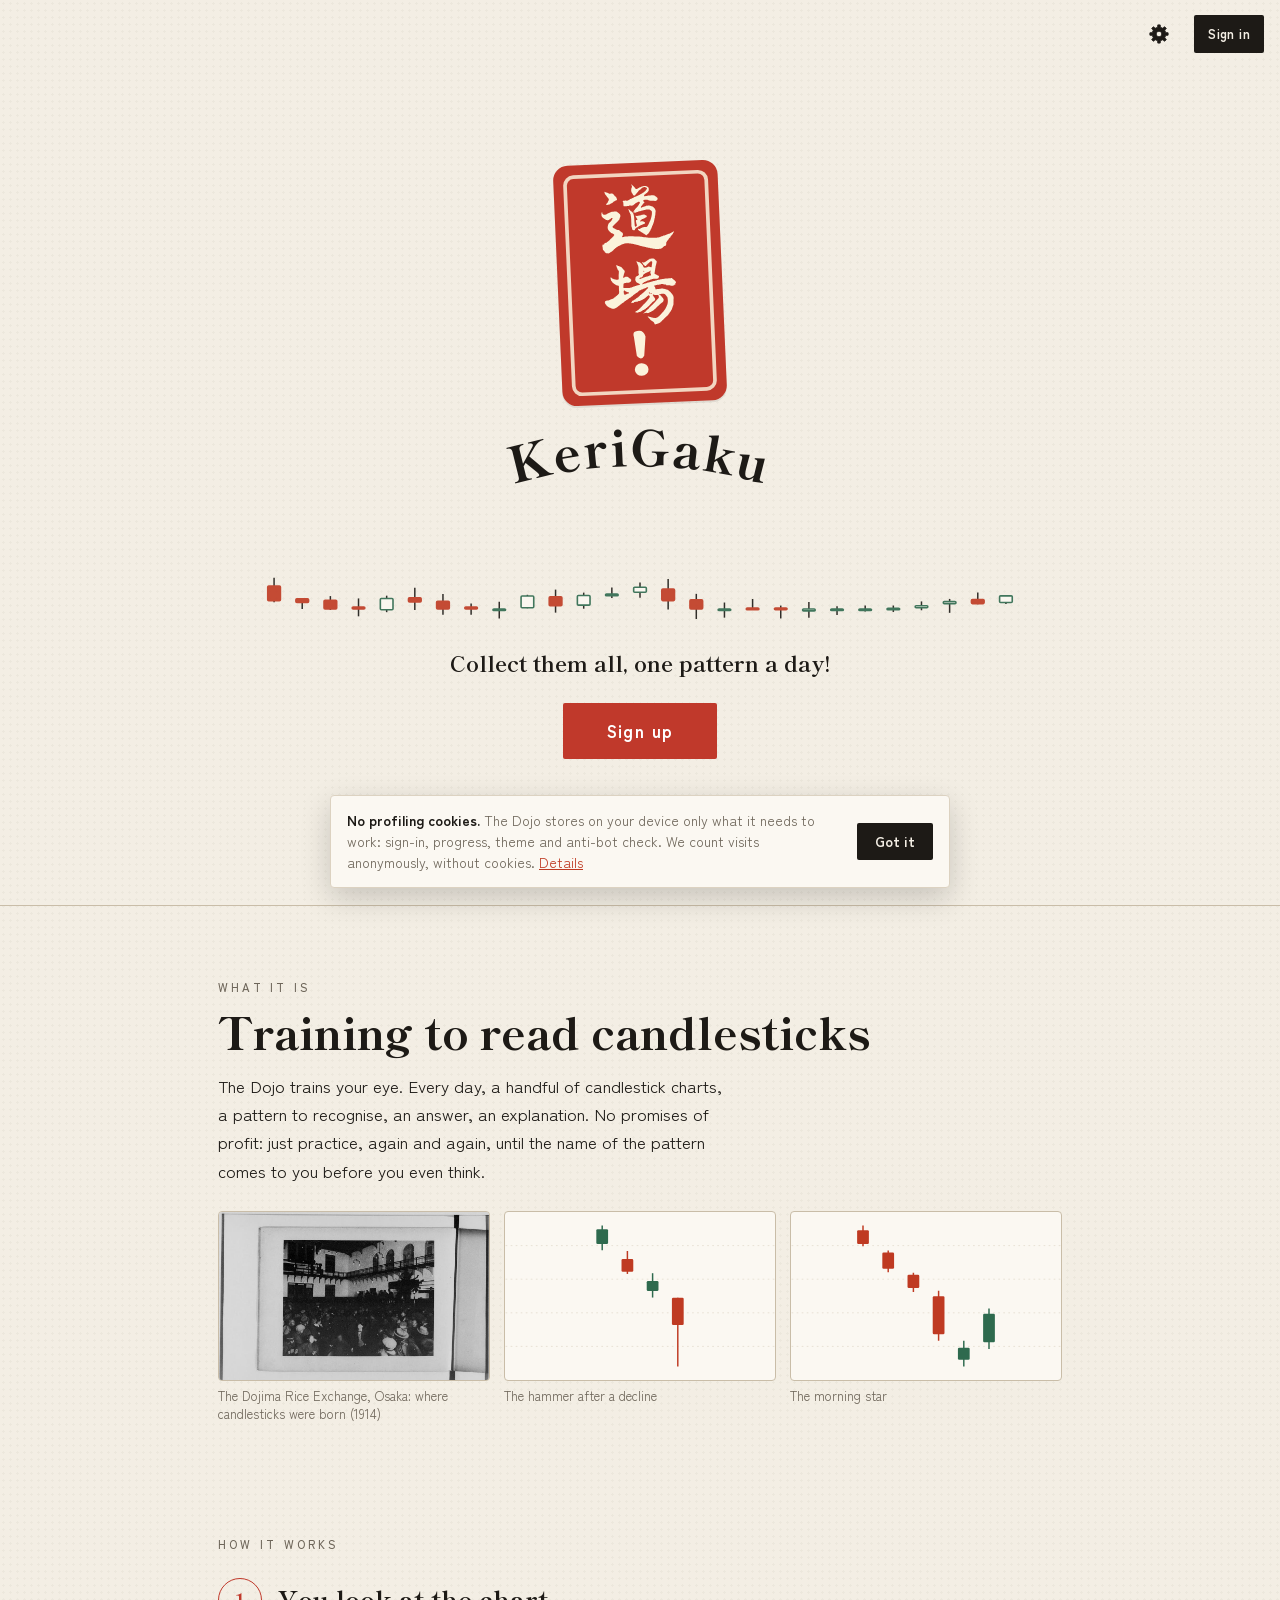
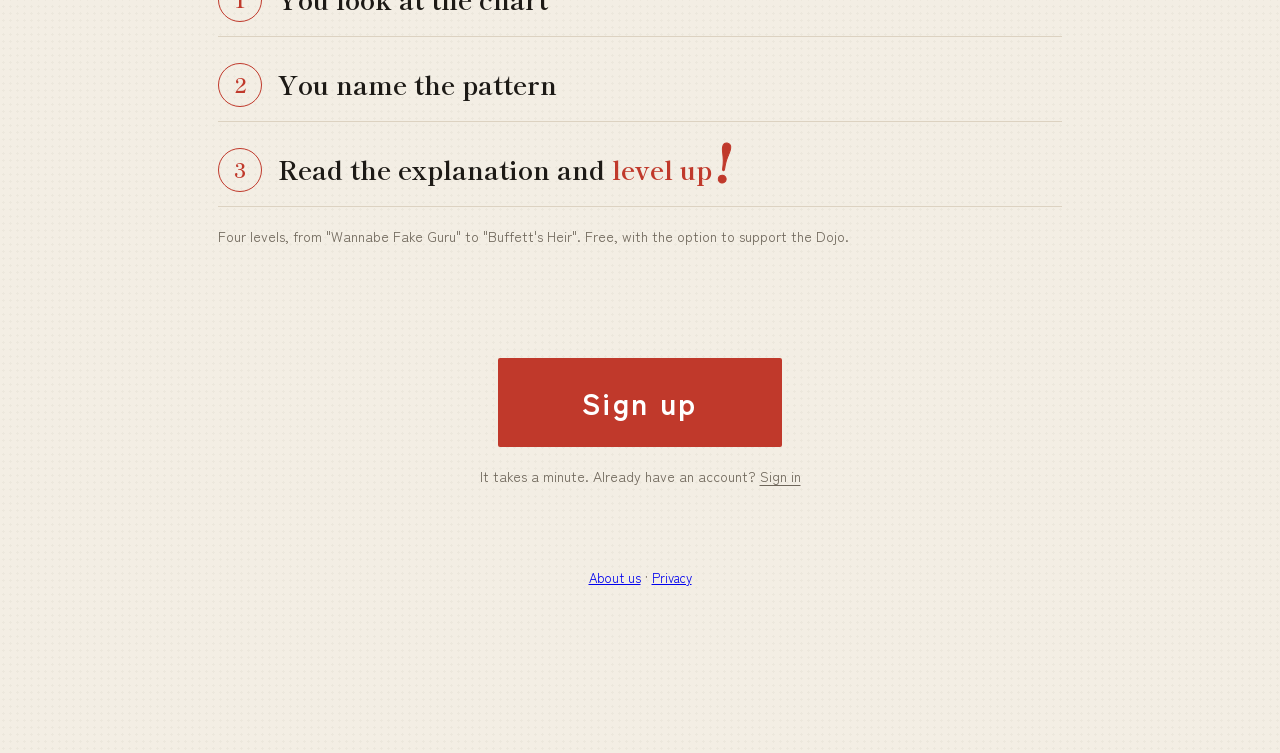
<file: index.html>
<!doctype html>
<html lang="it">
<head>
<meta charset="utf-8">
<script src="theme-init.js"></script>
<script src="lingua.js"></script>
<meta name="viewport" content="width=device-width,initial-scale=1,viewport-fit=cover">
<title>KeriGaku</title>
<meta name="description" content="Allenamento sulle 66 formazioni candlestick giapponesi, con account e progressi salvati.">
<link rel="icon" href="favicon.svg" type="image/svg+xml">
<link rel="icon" href="favicon-32.png" sizes="32x32" type="image/png">
<link rel="apple-touch-icon" href="apple-touch-icon.png">
<link rel="manifest" href="manifest.webmanifest">
<link rel="stylesheet" href="fonts.css">
<link rel="stylesheet" href="scenari.css">
<link rel="stylesheet" href="prova-dojo.css">
<link rel="stylesheet" href="landing.css">
<link rel="stylesheet" href="icone-livelli.css">
<link rel="stylesheet" href="tasti-hover.css">
<link rel="stylesheet" href="rinforzo.css">
<style>:root{color-scheme:light;box-sizing:border-box;padding-top:env(safe-area-inset-top,0px);padding-bottom:env(safe-area-inset-bottom,0px)}body{margin:0;padding:0}img{max-width:100%}</style>
<style>
/* Versione A · Sumi. Carta washi e inchiostro: tanto bianco, filetti sottili al posto delle scatole,
   un solo colore forte (il vermiglio del timbro) e titoli in un serif giapponese. */
:root{
  --paper:#F3EEE4; --grain:rgba(60,40,10,.035); --card:#FBF8F2; --well:#F7F2E9;
  --ink:#1D1A16; --muted:#6E665A; --line:#DCD2C1; --line2:#C9BDA8;
  --gold:#B8963E; --bull:#2E6A4E; --bull-soft:#E1EBDF; --bear:#BF3A22; --bear-soft:#F5E0D7; --doji:#3A352E;
  --accent:#BF3A22; --accent-soft:#F5E0D7; --hl:#F1E6C6; --hl-line:#B8963E;
  --seal:#C0392B; --seal-ink:#FFFFFF;
  --display:"Shippori Mincho", "Hiragino Mincho ProN", Georgia, serif;
  --body:"Zen Kaku Gothic New", system-ui, -apple-system, "Segoe UI", sans-serif;
  --mono:"Zen Kaku Gothic New", system-ui, sans-serif;
  --r:4px;
}
@media (prefers-color-scheme: dark){:root:not([data-theme="light"]){
  --paper:#15130F; --grain:rgba(255,240,210,.03); --card:#201C17; --well:#1A1713;
  --ink:#F4EEE3; --muted:#C4BBAC; --line:#4D463B; --line2:#6A6152;
  --gold:#D8B24E; --bull:#86C29C; --bull-soft:#20302A; --bear:#EE7B59; --bear-soft:#3A221B; --doji:#E8E0D1;
  --accent:#E8714F; --accent-soft:#35201A; --hl:#2E2817; --hl-line:#9C8236; --seal:#D9503A; color-scheme:dark}}
:root[data-theme="dark"]{
  --paper:#15130F; --grain:rgba(255,240,210,.03); --card:#201C17; --well:#1A1713;
  --ink:#F4EEE3; --muted:#C4BBAC; --line:#4D463B; --line2:#6A6152;
  --gold:#D8B24E; --bull:#86C29C; --bull-soft:#20302A; --bear:#EE7B59; --bear-soft:#3A221B; --doji:#E8E0D1;
  --accent:#E8714F; --accent-soft:#35201A; --hl:#2E2817; --hl-line:#9C8236; --seal:#D9503A; color-scheme:dark}
*{box-sizing:border-box}
[hidden]{display:none!important}
body{background:var(--paper);color:var(--ink);font-family:var(--body);font-size:15.5px;line-height:1.65;
  background-image:radial-gradient(var(--grain) 1px,transparent 1.2px);background-size:7px 7px}
.wrap{max-width:880px;margin:0 auto;padding-block:22px 64px;
  padding-left:max(18px, env(safe-area-inset-left, 0px));padding-right:max(18px, env(safe-area-inset-right, 0px))}
h1{font-family:var(--display);font-weight:800;font-size:clamp(30px,5vw,42px);line-height:1.1;margin:0;letter-spacing:.01em;text-wrap:balance}
.sub{color:var(--muted);margin:4px 0 0;font-size:14px}
.eyebrow{font-family:var(--body);font-size:11.5px;font-weight:500;letter-spacing:.28em;text-transform:uppercase;color:var(--muted)}
button:focus-visible,select:focus-visible,input:focus-visible,[role="radio"]:focus-visible{outline:2px solid var(--accent);outline-offset:3px}

/* ---------- home ---------- */
.hero{position:relative;overflow:hidden;padding:clamp(28px,7vw,72px) 0 clamp(26px,5vw,48px);margin-top:6px;border-bottom:1px solid var(--line2);
  display:grid;grid-template-columns:minmax(0,1fr) auto;column-gap:clamp(18px,4vw,48px);align-items:end}
.hero > *{grid-column:1}
.hero canvas{position:absolute;left:0;right:0;bottom:0;width:100%;height:42%;opacity:.22;pointer-events:none;filter:grayscale(.3);-webkit-mask-image:linear-gradient(90deg,transparent 42%,#000 75%);mask-image:linear-gradient(90deg,transparent 42%,#000 75%)}
.hero > *:not(canvas){position:relative;z-index:1}
.hero h1{font-size:clamp(44px,9vw,86px);line-height:1;max-width:8ch;font-weight:800}
.hero h1 em{font-style:normal;color:var(--seal)}
.hero .lead{max-width:38ch;color:var(--muted);font-size:clamp(15.5px,2.2vw,18px);margin:18px 0 0}
.hero .logo{grid-column:2;grid-row:1 / span 3;align-self:center;height:104px;width:auto}
.hero .kanji{grid-column:2;grid-row:1 / span 3;align-self:center;font-family:var(--display);font-weight:800;writing-mode:vertical-rl;
  font-size:clamp(30px,5.4vw,50px);line-height:1;letter-spacing:.08em;color:var(--seal-ink);background:var(--seal);padding:14px 10px;border-radius:6px;
  box-shadow:inset 0 0 0 3px var(--seal),inset 0 0 0 5px color-mix(in srgb,var(--seal-ink) 55%,transparent);transform:rotate(2deg)}
.menu-h{font-family:var(--display);font-weight:700;font-size:23px;margin:40px 0 14px;display:flex;align-items:center;gap:12px}
.menu-h::before{content:"";width:12px;height:12px;border-radius:50%;background:var(--seal);flex:none}
.modes{display:grid;grid-template-columns:repeat(4,minmax(0,1fr));gap:0;border-top:1px solid var(--line2);border-bottom:1px solid var(--line2);counter-reset:m}
@media (max-width:900px){.modes{grid-template-columns:repeat(2,minmax(0,1fr))}}
.mode{font:inherit;text-align:left;color:var(--ink);background:transparent;border:0;border-left:1px solid var(--line);border-radius:0;padding:18px 16px 20px;cursor:pointer;display:grid;gap:10px;align-content:start;position:relative;transition:background .2s;counter-increment:m}
.mode:first-child{border-left:0}
@media (max-width:900px){.mode:nth-child(3){border-left:0}.mode:nth-child(n+3){border-top:1px solid var(--line)}}
.mode::before{content:counter(m, cjk-ideographic);font-family:var(--display);font-weight:800;font-size:22px;line-height:1;color:var(--line2)}
.mode:hover{background:var(--card)}
.mode[aria-checked="true"]{background:var(--card)}
.mode[aria-checked="true"]::before{color:var(--seal)}
.mode[aria-checked="true"]::after{content:"";position:absolute;left:0;right:0;top:-1px;height:3px;background:var(--seal)}
.mode .rec{font-size:10.5px;font-weight:500;letter-spacing:.1em;text-transform:uppercase;color:var(--seal);margin-bottom:-4px}
.mode .ill{background:var(--well);border:1px solid var(--line);border-radius:3px;height:96px;display:flex;align-items:center;justify-content:center;overflow:hidden}
.mode .ill svg{width:100%;height:100%}
.mode h3{margin:0;font-family:var(--display);font-weight:700;font-size:18px;display:flex;justify-content:space-between;align-items:center;gap:8px}
.mode h3 .tick{display:none}
.mode p{margin:0;font-size:13px;color:var(--muted);line-height:1.55}
.intro{padding:24px;display:grid;gap:14px}
.intro .big{background:var(--well);border:1px solid var(--line);border-radius:3px;padding:8px}
.intro .big svg{display:block;width:100%;height:auto;max-height:280px}
.intro h2{font-family:var(--display);font-weight:800;font-size:clamp(24px,4vw,32px);margin:0;line-height:1.15}
.nextchip{display:inline-flex;align-items:center;gap:6px;font-size:13px;font-weight:700;background:var(--card);border:1px solid var(--line);border-radius:2px;padding:3px 10px;width:fit-content}
.sched{display:grid;gap:8px}
.sched div{display:flex;gap:8px;flex-wrap:wrap;align-items:baseline}
.sched b{min-width:110px;font-size:14px}
.sched span{font-size:13.5px;color:var(--muted)}
.settings{margin-top:0;padding:16px 0;display:flex;flex-wrap:wrap;gap:12px 26px;align-items:center;background:transparent!important;border:0!important;border-bottom:1px solid var(--line)!important;border-radius:0!important}
.startrow{display:flex;gap:16px;align-items:center;flex-wrap:wrap;margin-top:22px}
.btn.big{font-size:16px;letter-spacing:.06em;padding:15px 30px;border-radius:2px;display:inline-flex;align-items:center;gap:12px}
.progress{margin-top:44px;padding:0;background:transparent!important;border:0!important}
.progress .eyebrow{display:flex;align-items:center;gap:12px}
.progress .eyebrow::after{content:"";flex:1;height:1px;background:var(--line2)}
.progress .dots{display:flex;flex-wrap:wrap;gap:6px;margin-top:14px}
.progress .dots i{width:13px;height:13px;border-radius:50%;background:transparent;border:1.5px solid var(--line2)}
.progress .dots i.l1{background:var(--hl-line);border-color:var(--hl-line);opacity:.55}
.progress .dots i.l2{background:var(--bull);border-color:var(--bull);opacity:.55}
.progress .dots i.l3{background:var(--bull);border-color:var(--bull)}
.legend{display:flex;gap:16px;flex-wrap:wrap;font-size:12px;color:var(--muted);margin-top:12px}
.legend span{display:inline-flex;align-items:center;gap:6px}
.legend i{width:10px;height:10px;border-radius:50%;display:inline-block}
.reset{margin-top:12px;display:flex;gap:10px;align-items:center;flex-wrap:wrap}
.linkbtn{font:inherit;font-size:13px;border:0;background:none;color:var(--muted);text-decoration:underline;text-underline-offset:3px;cursor:pointer;padding:0}
.btn.danger{background:var(--bear);color:#fff;font-size:13px;padding:7px 12px}
.btn.small{font-size:13px;padding:7px 12px}

/* barra della vista */
.bar{display:flex;align-items:center;gap:14px;flex-wrap:wrap;padding-block:6px 16px;border-bottom:1px solid var(--line);margin-bottom:18px}
.back{font:inherit;font-weight:500;font-size:14px;border:0;background:none;color:var(--muted);padding:6px 0;cursor:pointer;display:inline-flex;align-items:center;gap:6px}
.back:hover{color:var(--ink)}
.bar .t{font-family:var(--display);font-weight:800;font-size:24px}
.bar .cfg{margin-left:auto;display:flex;gap:6px;flex-wrap:wrap}
@media (max-width:640px){.modes{grid-template-columns:minmax(0,1fr)!important}.mode{border-left:0!important;border-top:1px solid var(--line)}.mode:first-child{border-top:0}.mode{grid-template-columns:120px minmax(0,1fr);align-items:center}.mode .ill{height:80px;grid-row:span 3}.bar .cfg{margin-left:0}.hero .logo{height:84px;width:auto}}

.controls{display:flex;flex-wrap:wrap;gap:10px 18px;align-items:center;margin:18px 0 14px}
.field{display:flex;align-items:center;gap:10px;font-size:13px;color:var(--muted)}
.seg{display:inline-flex;border:1px solid var(--line2);border-radius:2px;overflow:hidden;background:transparent}
.seg button{font:inherit;font-size:13px;font-weight:500;border:0;background:transparent;color:var(--muted);padding:6px 12px;cursor:pointer}
.seg button+button{border-left:1px solid var(--line2)}
.seg button[aria-pressed="true"]{background:var(--ink);color:var(--paper);font-weight:700}
@font-face{font-family:"Twemoji Country Flags";src:url(font-twemoji-flags.woff2) format("woff2");unicode-range:U+1F1E6-1F1FF,U+1F3F4,U+E0062-E0063,U+E0065,U+E0067,U+E006C,U+E006E,U+E0073-E0074,U+E0077,U+E007F;font-display:swap}
.flag{font-family:"Twemoji Country Flags","Apple Color Emoji","Segoe UI Emoji","Noto Color Emoji",sans-serif;font-size:1.25em;line-height:1}
.lingue{display:grid;grid-template-columns:repeat(auto-fill,minmax(104px,1fr));gap:8px}
.lingue button{display:flex;align-items:center;gap:10px;font:inherit;font-size:14px;font-weight:500;text-align:left;border:1px solid var(--line2);border-radius:2px;background:transparent;color:var(--ink);padding:9px 12px;cursor:pointer}
.lingue button[aria-pressed="true"]{background:var(--ink);color:var(--paper);border-color:var(--ink);font-weight:700}
.lingue button:focus-visible{outline:2px solid var(--seal);outline-offset:2px}
.switch{display:inline-flex;align-items:center;gap:8px;cursor:pointer;user-select:none}
.switch input{accent-color:var(--seal);width:16px;height:16px}

.panel{background:var(--card);border:1px solid var(--line);border-radius:var(--r)}
.chip{display:inline-flex;align-items:center;gap:4px;font-size:11.5px;font-weight:700;padding:2px 8px;border-radius:2px;white-space:nowrap;line-height:1.5;letter-spacing:.02em}
.chip.bull{background:var(--bull-soft);color:var(--bull)}
.chip.bear{background:var(--bear-soft);color:var(--bear)}
.chip.n{background:transparent;color:var(--muted);border:1px solid var(--line2);font-weight:500}
.chip.fam{background:transparent;color:var(--muted);border:1px dashed var(--line2);font-weight:500}

/* ---------- quiz ---------- */
.qhead{display:flex;justify-content:space-between;align-items:center;gap:12px;flex-wrap:wrap;margin-bottom:14px}
#festa{flex-basis:100%}#festa .sigs:empty{display:none}
.pips{display:flex;gap:7px;flex-wrap:wrap}
.pip{width:11px;height:11px;border-radius:50%;background:transparent;border:1.5px solid var(--line2)}
.pip.cur{background:var(--ink);border-color:var(--ink)}
.pip.ok{background:var(--bull);border-color:var(--bull)}
.pip.ko{background:var(--bear);border-color:var(--bear)}
.streak{font-size:13px;color:var(--muted);display:flex;align-items:center;gap:6px}
.streak b{color:var(--ink);font-family:var(--display);font-size:16px}
.qcard{padding:clamp(18px,4vw,30px);display:grid;gap:18px;box-shadow:0 1px 0 var(--line2),0 18px 40px -28px rgba(40,25,5,.35)}
.prompt{font-family:var(--display);font-weight:700;font-size:clamp(21px,3.6vw,28px);line-height:1.25;margin:0;text-wrap:balance}
.prompt small{display:block;font-family:var(--body);font-size:13px;color:var(--muted);margin-top:6px;font-weight:500}
.bigchart{background:var(--well);border:1px solid var(--line);border-radius:3px;padding:8px}
.bigchart svg{display:block;width:100%;height:auto;max-height:340px}
.opts{display:grid;grid-template-columns:repeat(2,minmax(0,1fr));gap:0;border-top:1px solid var(--line)}
.opt{font:inherit;text-align:left;display:flex;align-items:center;justify-content:space-between;gap:10px;padding:15px 12px;border-radius:0;border:0;border-bottom:1px solid var(--line);background:transparent;color:var(--ink);cursor:pointer;min-width:0;transition:background .15s}
.opts .opt:nth-child(odd){border-right:1px solid var(--line)}
.opt:hover:not(:disabled){background:var(--well)}
.opt .nm{font-family:var(--display);font-weight:700;font-size:16.5px;min-width:0}
.opt .k{font-size:11px;color:var(--muted);border:1px solid var(--line2);border-radius:50%;width:22px;height:22px;display:grid;place-items:center;padding:0;flex:none}
.opt.right{background:var(--bull-soft);box-shadow:inset 3px 0 0 var(--bull)}
.opt.wrong{background:var(--bear-soft);box-shadow:inset 3px 0 0 var(--bear)}
.opt:disabled{cursor:default}
.opts.figs{gap:10px;border-top:0}
.opt.fig{flex-direction:column;align-items:stretch;padding:8px;gap:6px;border:1px solid var(--line)!important;border-radius:3px}
.opt.fig svg{display:block;width:100%;height:auto}
.opt.fig .k{align-self:flex-start}
.btn{font:inherit;font-weight:700;font-size:15px;padding:11px 20px;border-radius:2px;border:0;background:var(--ink);color:var(--paper);cursor:pointer;letter-spacing:.03em}
.btn:hover:not(:disabled){background:var(--seal);color:var(--seal-ink)}
.btn.ghost{background:transparent;color:var(--ink);border:1px solid var(--line2)}
.btn.ghost:hover:not(:disabled){background:var(--well);color:var(--ink)}
.btn:disabled{opacity:.4;cursor:default}
.fb{border-radius:2px;padding:16px 18px;display:grid;gap:10px;border-left:3px solid}
.fb.ok{background:var(--bull-soft);border-color:var(--bull)}
.fb.ko{background:var(--bear-soft);border-color:var(--bear)}
.fb h3{margin:0;font-family:var(--display);font-size:18px;display:flex;align-items:center;gap:8px;flex-wrap:wrap}
.fb p{margin:0;max-width:65ch}
.level{display:flex;gap:14px;align-items:center;margin:10px 0 14px}.level .lv-main{display:grid;gap:6px;flex:1;min-width:0}
.level .lv-name{font-family:var(--display);font-weight:800;font-size:20px;line-height:1.2}
.level .lv-name small{font-family:var(--body);font-weight:500;font-size:12px;color:var(--muted);margin-left:8px;letter-spacing:.04em;text-transform:uppercase}
.level .lv-bar{height:6px;background:var(--line);border-radius:3px;overflow:hidden}
.level .lv-bar i{display:block;height:100%;background:var(--seal);border-radius:3px}
.level .lv-next{font-size:13px;color:var(--muted)}
.fb .levelup{font-weight:700}
.fb .levelup b{color:var(--seal);font-family:var(--display)}
.compare{display:grid;grid-template-columns:repeat(2,minmax(0,1fr));gap:10px}
.compare figure{margin:0;background:var(--card);border-radius:2px;padding:8px;border:1px solid var(--line)}
.compare figcaption{font-size:12.5px;color:var(--muted);margin-top:4px}
.compare figcaption b{color:var(--ink);font-weight:700}
.actions{display:flex;gap:10px;flex-wrap:wrap;align-items:center}
.hint{font-size:12.5px;color:var(--muted)}
.summary{padding:clamp(22px,5vw,40px);display:grid;gap:16px}
.summary .score{font-family:var(--display);font-weight:800;font-size:34px;margin:0;line-height:1.15}

/* ---------- studio ---------- */
.studybar{display:flex;flex-wrap:wrap;gap:10px;align-items:center;margin:18px 0 6px}
.studybar input{font:inherit;padding:10px 2px;border-radius:0;border:0;border-bottom:1.5px solid var(--line2);background:transparent;color:var(--ink);flex:1 1 220px;min-width:0}
.studybar input:focus-visible{outline:0;border-bottom-color:var(--seal)}
.sect{margin:34px 0 12px;display:flex;align-items:baseline;gap:12px;flex-wrap:wrap;border-bottom:1px solid var(--line2);padding-bottom:8px}
.sect h2{font-family:var(--display);font-weight:800;font-size:23px;margin:0}
.grid{display:grid;grid-template-columns:repeat(auto-fill,minmax(210px,1fr));gap:14px}
.card{padding:12px 12px 14px;display:grid;gap:8px;align-content:start;scroll-margin-top:16px}
.card .well{background:var(--well);border-radius:2px;border:1px solid var(--line)}
.card .well svg{display:block;width:100%;height:auto}
.card h3{margin:0;font-family:var(--display);font-weight:700;font-size:16.5px;line-height:1.25}
.card .chips{display:flex;gap:5px;flex-wrap:wrap}
.card p{margin:0;font-size:13px;color:var(--muted);line-height:1.55}
.card .foot{display:flex;justify-content:space-between;align-items:center;gap:8px;font-size:12px;color:var(--muted)}
.card .foot button{font:inherit;font-size:12px;border:0;background:none;color:var(--seal);cursor:pointer;padding:0;text-align:left}
.card.flash{animation:flash 1.2s ease}
@keyframes flash{0%,40%{box-shadow:0 0 0 2px var(--seal)}100%{box-shadow:0 0 0 0 transparent}}
/* cinture: ogni scatola del ripasso (Leitner) ha il suo colore */
:root{--k0:#f7f3ea;--k1:#e3b23c;--k2:#e07b2e;--k3:#3f8d58;--k4:#2f62a3;--k5:#1d1a17;--k-edge:#8d8476}
@media (prefers-color-scheme: dark){:root:not([data-theme="light"]){--k0:#efe9dc;--k5:#050505;--k-edge:#8f877a}}
:root[data-theme="dark"]{--k0:#efe9dc;--k5:#050505;--k-edge:#8f877a}
.k0{--k:var(--k0)}.k1{--k:var(--k1)}.k2{--k:var(--k2)}.k3{--k:var(--k3)}.k4{--k:var(--k4)}.k5{--k:var(--k5)}
.progress .dots i[class^="k"]{background:var(--k);border-color:var(--k-edge)}
.progress .dots i.k0{background:var(--k0)}
.legend i[class^="k"]{background:var(--k);border:1px solid var(--k-edge);border-radius:2px;width:14px;height:8px}
svg.belt{width:30px;height:15px;flex:none;fill:var(--k);stroke:var(--k-edge);stroke-width:.8;overflow:visible}
.beltbox{position:relative;display:inline-flex;align-items:center;gap:6px;cursor:help;font-size:12px;color:var(--muted);padding:4px 2px;border-radius:2px;outline:none}
.beltbox:focus-visible{outline:2px solid var(--seal);outline-offset:2px}
.beltbox .tip{position:absolute;right:0;bottom:calc(100% + 8px);z-index:20;width:max-content;max-width:230px;background:var(--card);color:var(--ink);border:1px solid var(--line2);box-shadow:0 8px 24px rgba(0,0,0,.18);padding:10px 12px;font-size:12.5px;line-height:1.45;text-align:left;opacity:0;visibility:hidden;transform:translateY(4px);transition:opacity .15s,transform .15s,visibility .15s;pointer-events:none}
.beltbox .tip b{display:block;font-size:13.5px;margin-bottom:6px}
.beltbox .tip .sc{display:flex;gap:3px;margin-bottom:8px}
.beltbox .tip .sc i{width:22px;height:6px;background:var(--k);border:1px solid var(--k-edge);opacity:.35}
.beltbox .tip .sc i.on{opacity:1;outline:1.5px solid var(--ink);outline-offset:1px}
.beltbox:hover .tip,.beltbox:focus .tip,.beltbox:focus-within .tip{opacity:1;visibility:visible;transform:none}
.beltrow{display:flex;flex-wrap:wrap;gap:8px 18px}
.beltcount{display:inline-flex;align-items:center;gap:8px;font-size:14px}
.grid.mini{grid-template-columns:repeat(auto-fill,minmax(150px,1fr));gap:10px}
.grid.mini .card h3{font-size:16px}
/* Studia: fuori dalle modalità, sempre a portata */
.studylink{font:inherit;color:var(--ink);text-align:left;width:100%;display:grid;grid-template-columns:150px minmax(0,1fr) auto;gap:18px;align-items:center;padding:14px 18px;margin:28px 0 0;cursor:pointer;border:1px solid var(--line2);background:var(--card)}
.studylink .ill{height:84px;display:block}
.studylink .sl-txt{display:grid;gap:4px}
.studylink .sl-h{font-family:var(--display);font-weight:700;font-size:21px}
.studylink .sl-p{color:var(--muted);font-size:14px}
.studylink .sl-go{font-weight:700;color:var(--seal);white-space:nowrap}
@media (max-width:640px){.studylink{grid-template-columns:96px minmax(0,1fr);gap:12px;padding:12px}.studylink .ill{height:64px}.studylink .sl-go{display:none}}
.meter{display:inline-flex;gap:3px;align-items:center}
.meter i{width:7px;height:7px;border-radius:50%;background:var(--line2)}
.meter i.on{background:var(--bull)}
.empty{color:var(--muted);padding:30px 0;text-align:center}

/* ---------- account ---------- */
.authwrap{display:grid;place-items:center;padding-block:clamp(16px,6vw,56px)}
.authcard{width:100%;max-width:420px;padding:clamp(22px,5vw,36px);display:grid;gap:14px;border-top:3px solid var(--seal)!important}
.authcard h2{font-family:var(--display);font-weight:800;font-size:clamp(26px,5vw,34px);line-height:1.1;margin:0;text-wrap:balance}
.authcard .seg{width:fit-content}
#authForm{display:grid;gap:6px}
#authForm label{font-size:13px;font-weight:700;margin-top:6px}
.check{display:flex!important;gap:10px;align-items:flex-start;font-weight:500!important;font-size:13.5px!important;color:var(--muted);margin-top:10px!important;cursor:pointer}
.check input{width:18px!important;height:18px;flex:none;margin:2px 0 0;accent-color:var(--seal);padding:0!important}
.au-ok{margin:0;font-size:13.5px;color:var(--bull);min-height:0}
.au-ok:empty{display:none}
.au-links{display:flex;flex-direction:column;align-items:center;gap:10px}
.accountbox{display:grid;gap:12px;max-width:620px}
.acard{padding:18px 20px;display:grid;gap:10px}
.acard p{margin:0}
.acard b{overflow-wrap:anywhere}
.acard .row{display:flex;gap:8px;flex-wrap:wrap}
.acard .stack{display:grid;gap:8px;max-width:360px}
.acard input:not([type=checkbox]){font:inherit;font-size:16px;padding:10px 2px;border-radius:0;border:0;border-bottom:1.5px solid var(--line2);background:transparent;color:var(--ink);min-width:0;flex:1 1 200px}
.acard .au-err:empty{display:none}
.danger-zone{border-color:var(--bear);border-top:3px solid var(--bear)}
.danger-zone .eyebrow{color:var(--bear)}
.danger-zone h3{margin:0;font-family:var(--display);font-size:18px}
.danger-box{display:grid;gap:8px;max-width:520px}
.danger-box p{margin:0}
.danger-box label{font-size:13px;color:var(--muted)}
.danger-box .row{display:flex;gap:8px;flex-wrap:wrap;align-items:center}
.danger-box input,.acard .danger-box input:not([type=checkbox]){font:inherit;font-size:16px;padding:8px 2px;border:0;border-bottom:1.5px solid var(--bear);background:transparent;color:var(--ink);min-width:0;flex:1 1 160px;letter-spacing:.08em}
.danger-box .btn.danger:disabled{opacity:.45;cursor:not-allowed}
.danger-box .hint:empty{display:none}
.reset .danger-box{margin-bottom:8px}
.mfasteps{margin:0;padding-left:20px;display:grid;gap:4px;font-size:14px}
.secret{font-family:var(--body);font-size:12.5px;background:var(--well);border:1px solid var(--line);border-radius:2px;padding:1px 6px;overflow-wrap:anywhere}
.qr{width:180px;height:180px;background:#fff;border-radius:2px;padding:8px}
#authForm input{font:inherit;font-size:16px;padding:10px 2px;border-radius:0;border:0;border-bottom:1.5px solid var(--line2);background:transparent;color:var(--ink);width:100%;min-width:0}
#authForm input:focus-visible{outline:0;border-bottom-color:var(--seal)}
.pwrow{display:grid;gap:6px}
.cf-ts:empty{display:none}
.cf-ts{margin-top:8px}
.au-err{margin:6px 0 0;min-height:1.4em;font-size:13.5px;color:var(--bear)}
#au-go{justify-content:center;margin-top:8px}
.authcard .linkbtn{justify-self:center}
.acct .linkbtn{white-space:nowrap}.gear{vertical-align:-2px;margin-right:2px}#settingsBtn{padding:12px;margin:-12px}.gear{transition:transform .35s ease}@media (hover:hover){button:hover .gear{transform:rotate(45deg)}}@media (prefers-reduced-motion:reduce){.gear{transition:none}button:hover .gear{transform:none!important}}

/* ---------- testata e piede ---------- */
.topbar{display:flex;justify-content:space-between;align-items:center;gap:8px 12px;flex-wrap:wrap;margin-bottom:8px}
.themes{border:0}
.themes button{padding:4px 10px;font-size:12.5px;border-radius:2px}
.themes button+button{border-left:0}
.acct{display:flex;justify-content:flex-end;align-items:center;gap:10px;min-height:30px;font-size:13px;color:var(--muted);min-width:0;flex:0 1 auto}
.sitefoot{display:flex;gap:6px 18px;flex-wrap:wrap;justify-content:center;margin-top:56px;padding-top:18px;border-top:1px solid var(--line);font-size:13px;color:var(--muted)}
.sitefoot span{font-family:var(--display);font-weight:700;color:var(--ink)}
.sitefoot a{color:var(--muted);text-decoration:none}
.sitefoot a:hover{color:var(--seal)}
.acct .who{display:inline-flex;align-items:center;gap:8px;background:transparent;border:0;padding:3px 0;max-width:100%;min-width:0}
.acct .who.noav{padding-left:0}
.acct img{width:22px;height:22px;border-radius:50%;flex:none;object-fit:cover}
.acct .txt{overflow:hidden;text-overflow:ellipsis;white-space:nowrap;min-width:0}
.acct .txt b{color:var(--ink);font-weight:700}
.acct .st{width:7px;height:7px;border-radius:50%;flex:none;background:var(--line2)}
.acct .st.ok{background:var(--bull)}
.acct .st.busy{background:var(--hl-line)}
.acct .st.ko{background:var(--bear)}
@media (max-width:560px){
  .opts{grid-template-columns:minmax(0,1fr)}
  .opts .opt:nth-child(odd){border-right:0}
  .opts.figs{grid-template-columns:repeat(2,minmax(0,1fr))}
  .compare{grid-template-columns:minmax(0,1fr)}
  .qcard{padding:16px}
}
/* monitor 16:9: su schermi larghi il quiz sta in una sola schermata, grafico a sinistra e risposte a destra */
@media (min-width:1280px) and (min-aspect-ratio:4/3){
  .wrap{max-width:1280px}
  .hero{padding:30px 0 26px}
  .qcard{grid-template-columns:minmax(0,1.5fr) minmax(0,1fr);column-gap:32px;align-items:start}
  .qcard > *{grid-column:2}
  .qcard > .prompt{grid-column:1 / -1}
  .qcard > .scen-top{grid-column:1 / -1}
  .qcard.scen > .bigchart{grid-row:3 / span 3}
  .qcard > .bigchart{grid-column:1;grid-row:2 / span 3}
  .qcard > .bigchart svg, .qcard.scen > .bigchart svg{max-height:min(58vh,520px)}
  .qcard > .opts:not(.figs){grid-template-columns:minmax(0,1fr)}
  .qcard > .opts:not(.figs) .opt{border-right:0}
  .qcard:has(> .figs){grid-template-columns:minmax(0,1fr)}
  .qcard:has(> .figs) > *{grid-column:1}
  .opts.figs{grid-template-columns:repeat(4,minmax(0,1fr))}
}
@media (prefers-reduced-motion: reduce){*{animation:none!important;transition:none!important}}

/* ---------- versione minimal per telefoni ---------- */
@media (max-width:600px){
  body{background-image:none;font-size:15px}
  .wrap{padding-block:12px 40px}
  .topbar{margin-bottom:4px}
  .hero{padding:22px 0 22px;margin-top:0;grid-template-columns:minmax(0,1fr) auto}
  .hero canvas{display:none}
  .hero .logo{height:76px;width:auto;align-self:start}
  .hero h1{font-size:40px;max-width:none}
  .hero .lead{font-size:14.5px;margin-top:10px}
  .menu-h{font-size:19px;margin:24px 0 8px}
  .mode{display:grid;grid-template-columns:28px minmax(0,1fr);gap:2px 10px;padding:13px 4px}
  .mode::before{grid-row:span 3;font-size:18px;padding-top:3px}
  .mode .ill{display:none}
  .mode h3{font-size:16.5px}
  .mode .rec{margin:0}
  .mode[aria-checked="true"]::after{top:0;bottom:0;left:-1px;right:auto;width:3px;height:auto}
  .settings{padding:12px 0;gap:10px 16px}
  .startrow{margin-top:16px}
  .btn.big{width:100%;justify-content:center;padding:14px 20px}
  .startrow .hint{width:100%;text-align:center}
  .progress{margin-top:28px}
  .progress .dots{gap:4px}
  .progress .dots i{width:10px;height:10px}
  .legend{gap:6px 12px}
  .qcard{gap:14px;box-shadow:none}
  .bigchart,.intro .big{padding:4px}
  .opt{padding:12px 10px}
  .bar .t{font-size:20px}
  .bar .cfg{display:none}
  .sitefoot{margin-top:32px}
}
/* Tasto «Sostieni il Dojo» (grafica Sumi). Usa solo le variabili già presenti nel sito:
   --seal, --seal-ink, --muted, --line, --display, --body. */
.support{display:inline-flex;align-items:center;gap:10px;font-family:var(--body);font-weight:700;font-size:14.5px;letter-spacing:.03em;
  color:var(--seal);background:transparent;border:1.5px solid var(--seal);border-radius:2px;padding:7px 16px 7px 7px;text-decoration:none;
  transition:background .15s,color .15s}
.support .cha{display:grid;place-items:center;width:26px;height:26px;border-radius:3px;background:var(--seal);color:var(--seal-ink);
  font-family:var(--display);font-weight:800;font-size:16px;line-height:1;transform:rotate(-3deg)}
.support:hover{background:var(--seal);color:var(--seal-ink)}
.support:hover .cha{background:var(--seal-ink);color:var(--seal)}
.support:focus-visible{outline:2px solid var(--seal);outline-offset:3px}
/* nel piè di pagina: un link discreto con il piccolo 茶 */
.sitefoot .foot-support{display:inline-flex;align-items:center;gap:6px;color:var(--seal)!important;text-decoration:none}
.sitefoot .foot-support .cha{font-family:var(--display);font-weight:800;font-size:13px;line-height:1}
.sitefoot .foot-support:hover{text-decoration:underline;text-underline-offset:3px}
/* fine del Ripasso del giorno: una riga piccola, mai un popup */
.support-line{display:flex;align-items:center;justify-content:space-between;gap:10px 16px;flex-wrap:wrap;border-top:1px dashed var(--line2,var(--line));padding-top:14px;margin-top:4px}
.support-line p{margin:0;font-size:13.5px;color:var(--muted);max-width:52ch}
.support-line .support{font-size:13.5px;padding:5px 14px 5px 5px}
.support-line .support .cha{width:22px;height:22px;font-size:14px}
@media (max-width:600px){.support-line .support{width:100%;justify-content:center}}
/* tessera Studia e ripassa: le prossime figure (riquadro al passaggio del mouse, riga sui touch) */
.mode .peek{position:absolute;left:12px;right:12px;top:calc(100% - 10px);z-index:30;display:grid;gap:7px;background:var(--card);color:var(--ink);border:1px solid var(--line2);box-shadow:0 10px 28px rgba(0,0,0,.2);padding:12px 14px;font-size:12.5px;line-height:1.35;opacity:0;visibility:hidden;transform:translateY(4px);transition:opacity .15s,transform .15s,visibility .15s;pointer-events:none;min-width:220px}
.mode .peek b{font-size:13px}
.mode .peek .pk-row{display:grid;grid-template-columns:30px minmax(0,1fr);column-gap:8px;align-items:center}
.mode .peek .pk-row .belt{width:30px;height:auto;grid-row:span 2}
.mode .peek .pk-n{font-weight:600;overflow-wrap:anywhere}
.mode .peek .pk-w,.mode .peek .pk-empty{color:var(--muted)}
.mode .peekline{font-size:12px;color:var(--muted);display:none}
@media (hover:hover){.mode:hover,.mode:focus-visible{z-index:40}.mode:hover .peek,.mode:focus-visible .peek{opacity:1;visibility:visible;transform:none}}
@media (hover:none){.mode .peek{display:none}.mode .peekline:not(:empty){display:block}}
/* bugfix 31/10 (Tester): su telefono la riga «Prossime: …» sta nella colonna del testo, non in quella stretta del numero */
@media (max-width:640px){.mode .peekline{grid-column:2/-1}.acct .txt{white-space:normal;text-overflow:clip;overflow-wrap:anywhere}}
/* aree di tocco più comode al dito (almeno ~40 px) */
@media (pointer:coarse){.seg button,.card .foot button{min-height:40px}.sitefoot a{display:inline-block;padding:10px 2px}.linkbtn{min-height:40px}}
/* sigillo della home più grande sugli schermi larghi (16:9) */
@media (min-width:1000px) and (min-aspect-ratio:4/3){.hero .logo{height:clamp(150px,13vw,230px)}}
.danger-confirm{display:grid;gap:8px}
.danger-confirm label{font-size:14px;color:var(--ink)}
</style>
</head>
<body>
<div id="landing" class="A" hidden><header class="top"><button class="gearbtn" id="lp-gear" type="button" aria-label="Impostazioni" aria-expanded="false" aria-controls="lp-set"></button><div id="lp-set" hidden><div class="lp-row"><p>Suoni</p><button class="btn small" type="button" data-suoni aria-pressed="false">Suoni spenti</button></div><div class="lp-row lp-col"><p>Lingua</p><div class="lingue" id="lp-lingue" role="group" aria-label="Lingua"></div></div></div><button class="btn small acc" type="button" data-go="in">Accedi</button></header>
<main><section class="hero"><img class="hanko" src="logo.svg" alt="KeriGaku" height="256">
<svg class="arco" viewBox="0 -10 600 160" role="img" aria-label="KeriGaku"><defs><path id="arc" d="M15 135 Q300 -35 585 135"/></defs><text><textPath href="#arc" startOffset="50%" text-anchor="middle">KeriGaku</textPath></text></svg>
<svg class="riga" id="riga" viewBox="0 0 600 120" preserveAspectRatio="none" aria-hidden="true"></svg>
<p class="frase">Acchiappale tutte, una formazione al giorno!</p><button class="btn iscr2" type="button" data-go="up">Iscriviti</button>
<a class="giu" href="#chi" aria-label="Scorri">scorri ↓</a></section><section class="s chi"><p class="eyebrow">Che cos’è</p><h2>Allenarsi a leggere le candele</h2><p class="lead">Il Dojo allena l’occhio. Ogni giorno una manciata di grafici a candele, una formazione da riconoscere, una risposta, una spiegazione. Niente promesse di guadagno: solo pratica, a ripetizione, finché il nome della formazione ti viene prima del pensiero.</p><div class="fotorow"><figure class="foto"><img src="storia-borsa-riso.jpg" alt="La Borsa del riso di Dojima a Osaka, fotografia del 1914" loading="lazy" width="320" height="200"><figcaption>La Borsa del riso di Dojima, Osaka: qui nascono le candele (1914)</figcaption></figure><figure class="foto"><div id="lp-1" role="img" aria-label="Grafico a candele: un martello dopo una discesa"></div><figcaption>Il martello dopo una discesa</figcaption></figure><figure class="foto"><div id="lp-2" role="img" aria-label="Grafico a candele: la stella del mattino"></div><figcaption>La stella del mattino</figcaption></figure></div></section><section class="s come"><p class="eyebrow">Come funziona</p><ol class="passi"><li><b>1</b><span>Guardi il grafico</span></li><li><b>2</b><span>Dai il nome alla formazione</span></li><li><b>3</b><span>Leggi la spiegazione e <em class="lv">sali di livello<i>!</i></em></span></li></ol><p class="muted">Quattro livelli, dal “Fuffaguru mancato” al “Figlio di Buffett”. Gratis, con la possibilità di sostenere il Dojo.</p></section><section class="s fine"><button class="btn big iscr" type="button" data-go="up">Iscriviti</button><p class="muted">Ci metti un minuto. Hai già un account? <button class="linkbtn" type="button" data-go="in">Accedi</button></p></section><footer><a href="about.html">Chi siamo</a> · <a href="privacy.html">Privacy</a></footer></main></div>
<div class="wrap">
  <div class="topbar">
    <div class="seg themes" id="themeSeg" role="group" aria-label="Tema">
      <button type="button" data-t="auto" title="Segue il giorno o la notte del tuo dispositivo">Auto</button><button type="button" data-t="light">Giorno</button><button type="button" data-t="dark">Notte</button>
    </div>
    <div class="acct" id="acct" aria-live="polite"></div>
  </div>
  <section id="view-home">
    <div class="hero">
      <canvas id="heroCanvas" aria-hidden="true"></canvas>
      <div class="eyebrow">Allenamento · 66 formazioni giapponesi</div>
      <h1 style="margin-top:10px">Dojo delle <em>candele</em></h1>
      <p class="lead">Impara a riconoscere le formazioni candlestick: prima le studi, poi le alleni su grafici sempre diversi.</p>
      <img class="logo" src="logo.svg" alt="KeriGaku" height="104">
    </div>

    <button class="panel studylink" id="studyLink" type="button">
      <span class="ill" id="ill-studia"></span>
      <span class="sl-txt"><span class="eyebrow">Sempre aperto</span><span class="sl-h">Studia</span><span class="sl-p">Tutte le formazioni con disegno, nome, spiegazione e la cintura che hanno raggiunto. Da qui si parte.</span></span>
      <span class="sl-go" aria-hidden="true">Apri →</span>
    </button>

    <h2 class="menu-h">Scegli come allenarti</h2>
    <div class="modes" role="radiogroup" aria-label="Modalità">
      <button class="mode" role="radio" data-mode="srs" id="mode-srs">
        <span class="ill" id="ill-srs"></span>
        <span class="rec">Consigliato ogni giorno</span>
        <h3>Studia e ripassa <span class="tick"></span></h3>
        <p>Le formazioni di oggi: prima le nuove da guardare, poi il ripasso. Ogni risposta giusta le fa salire di cintura.</p>
        <span class="peekline" id="srsPeekLine"></span>
        <span class="peek" id="srsPeek" aria-hidden="true"></span>
      </button>
      <button class="mode" role="radio" data-mode="f2n" id="mode-f2n">
        <span class="ill" id="ill-f2n"></span>
        <h3>Formazione → Nome <span class="tick"></span></h3>
        <p>Guardi il grafico e scegli il nome giusto.</p>
      </button>
      <button class="mode" role="radio" data-mode="n2f" id="mode-n2f">
        <span class="ill" id="ill-n2f"></span>
        <h3>Nome → Formazione <span class="tick"></span></h3>
        <p>Leggi il nome e trovi il grafico giusto tra quattro.</p>
      </button>
      <button class="mode scen-mode" role="radio" data-mode="scen" id="mode-scen">
        <span class="ill" id="ill-scen"></span>
        <span class="rec">Novità</span>
        <h3>Scenari <span class="tick"></span></h3>
        <p>Due o tre formazioni in fila su un grafico: riconoscile, poi leggi cosa dicono insieme.</p>
      </button>
      <button class="mode prova-mode" role="radio" data-mode="prova" id="mode-prova">
        <span class="ill" id="ill-prova"></span>
        <span class="lockchip" id="provaLock">Dal livello 2</span>
        <h3>La Prova del Dojo <span class="tick"></span></h3>
        <p>Tracci tu il supporto o la resistenza che la formazione difende, poi scopri il futuro candela per candela.</p>
      </button>
    </div>

    <div class="panel settings" id="settings">
      <div class="field">Famiglia
        <div class="seg" id="famSeg">
          <button data-v="all">Tutte</button><button data-v="inv">Inversione</button><button data-v="cont">Continuazione</button>
        </div>
      </div>
      <label class="switch field"><input type="checkbox" id="hlToggle" checked> Evidenzia la formazione</label>
    </div>

    <div class="startrow">
      <button class="btn big" id="startBtn">Inizia <span aria-hidden="true">→</span></button>
      <span class="hint" id="startHint"></span>
    </div>

    <div class="panel progress">
      <div class="eyebrow">I tuoi progressi</div>
      <div class="level" id="levelBox"></div>
      <div class="dots" id="progDots"></div>
      <div class="legend">
        <span><i class="k0"></i>bianca · da scoprire</span>
        <span><i class="k1"></i>gialla · ogni giorno</span>
        <span><i class="k2"></i>arancione · ogni 3 giorni</span>
        <span><i class="k3"></i>verde · ogni 7 giorni</span>
        <span><i class="k4"></i>blu · ogni 16 giorni</span>
        <span><i class="k5"></i>nera · ogni 35 giorni, la conosci</span>
        <span><i style="border:1.5px dashed var(--line2);background:transparent"></i>chiusa</span>
      </div>
      <p class="hint" id="nextDue" style="margin:10px 0 0"></p>
    </div>
  </section>

  <section id="view-auth" hidden>
    <div class="authwrap"><div class="panel authcard" id="authCard"></div></div>
  </section>

  <div class="bar" id="bar" hidden>
    <button class="back" id="backBtn"><span aria-hidden="true">←</span> Menu</button>
    <span class="t" id="barTitle"></span>
    <span class="cfg" id="barCfg"></span>
  </div>

  <section id="view-account" hidden>
    <div class="accountbox" id="accountBox"></div>
  </section>

  <section id="view-quiz" hidden>
    <div id="quiz"></div>
  </section>

  <section id="view-studia" hidden>
    <div class="studybar">
      <input id="search" type="search" placeholder="Cerca una formazione, per esempio harami" aria-label="Cerca una formazione">
      <div class="seg" id="studySeg">
        <button data-v="all">Tutte</button><button data-v="bull">Rialziste</button><button data-v="bear">Ribassiste</button>
      </div>
    </div>
    <p class="hint">Verde: il prezzo dovrebbe salire. Rosso: dovrebbe scendere. La freccia grigia mostra da dove arriva il prezzo. Sotto ogni scheda c'è la cintura della formazione: sale con le risposte giuste in Studia e ripassa. Passaci sopra con il mouse, o toccala, per sapere ogni quanto torna e quando.</p>
    <div id="study"></div>
  </section>
  <footer class="sitefoot"><span>KeriGaku</span><a href="about.html">About</a><a href="about.html#crediti">Crediti</a><a href="about.html#contatti">Contatti</a><a href="privacy.html">Privacy</a><a href="privacy.html#cookie">Cookie</a><a class="foot-support" href="https://paypal.me/Gmanmik" target="_blank" rel="noopener noreferrer"><span class="cha" aria-hidden="true">茶</span>Sostieni il Dojo</a></footer>
</div>

<script src="supabase.js"></script>
<script src="config.js"></script>
<script src="suoni.js"></script>
<script src="landing.js" defer></script>
<script src="figure.js"></script>
<script src="rinforzo.js"></script>
<script src="app.js"></script>
<script src="scenari.js"></script>
<script src="prova-dojo.js"></script>
<script src="theme.js"></script>
<script src="cookie.js" defer></script>
</body>
</html>
</file>
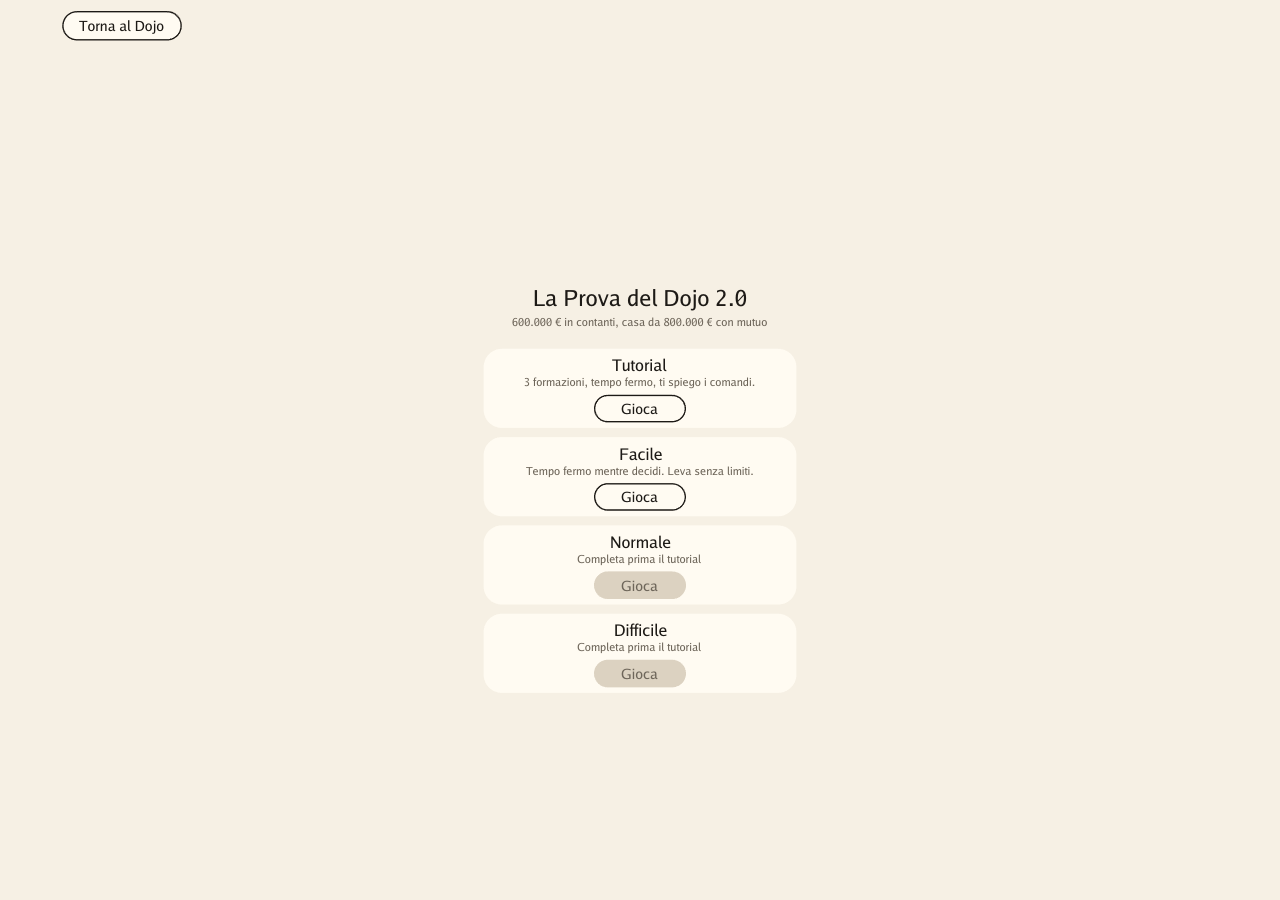
<file: prova2/index.html>
<!doctype html><html lang="it"><head><meta charset="utf-8"><meta name="viewport" content="width=device-width,initial-scale=1,viewport-fit=cover"><meta name="robots" content="noindex"><title>La Prova del Dojo</title>
<link rel="stylesheet" href="caricamento.css"></head>
<body>
<div id="load" role="status" aria-live="polite">
  <div class="seal">道</div>
  <div class="cd"><i class="w"></i><i class="b"></i><i class="w2"></i></div>
  <p id="frase"></p>
  <div class="bar"><span id="fill"></span></div>
  <small id="pct">0%</small>
</div>
<script src="config.js"></script><script src="wasm_exec.js"></script><script src="start.js"></script></body></html>
</file>
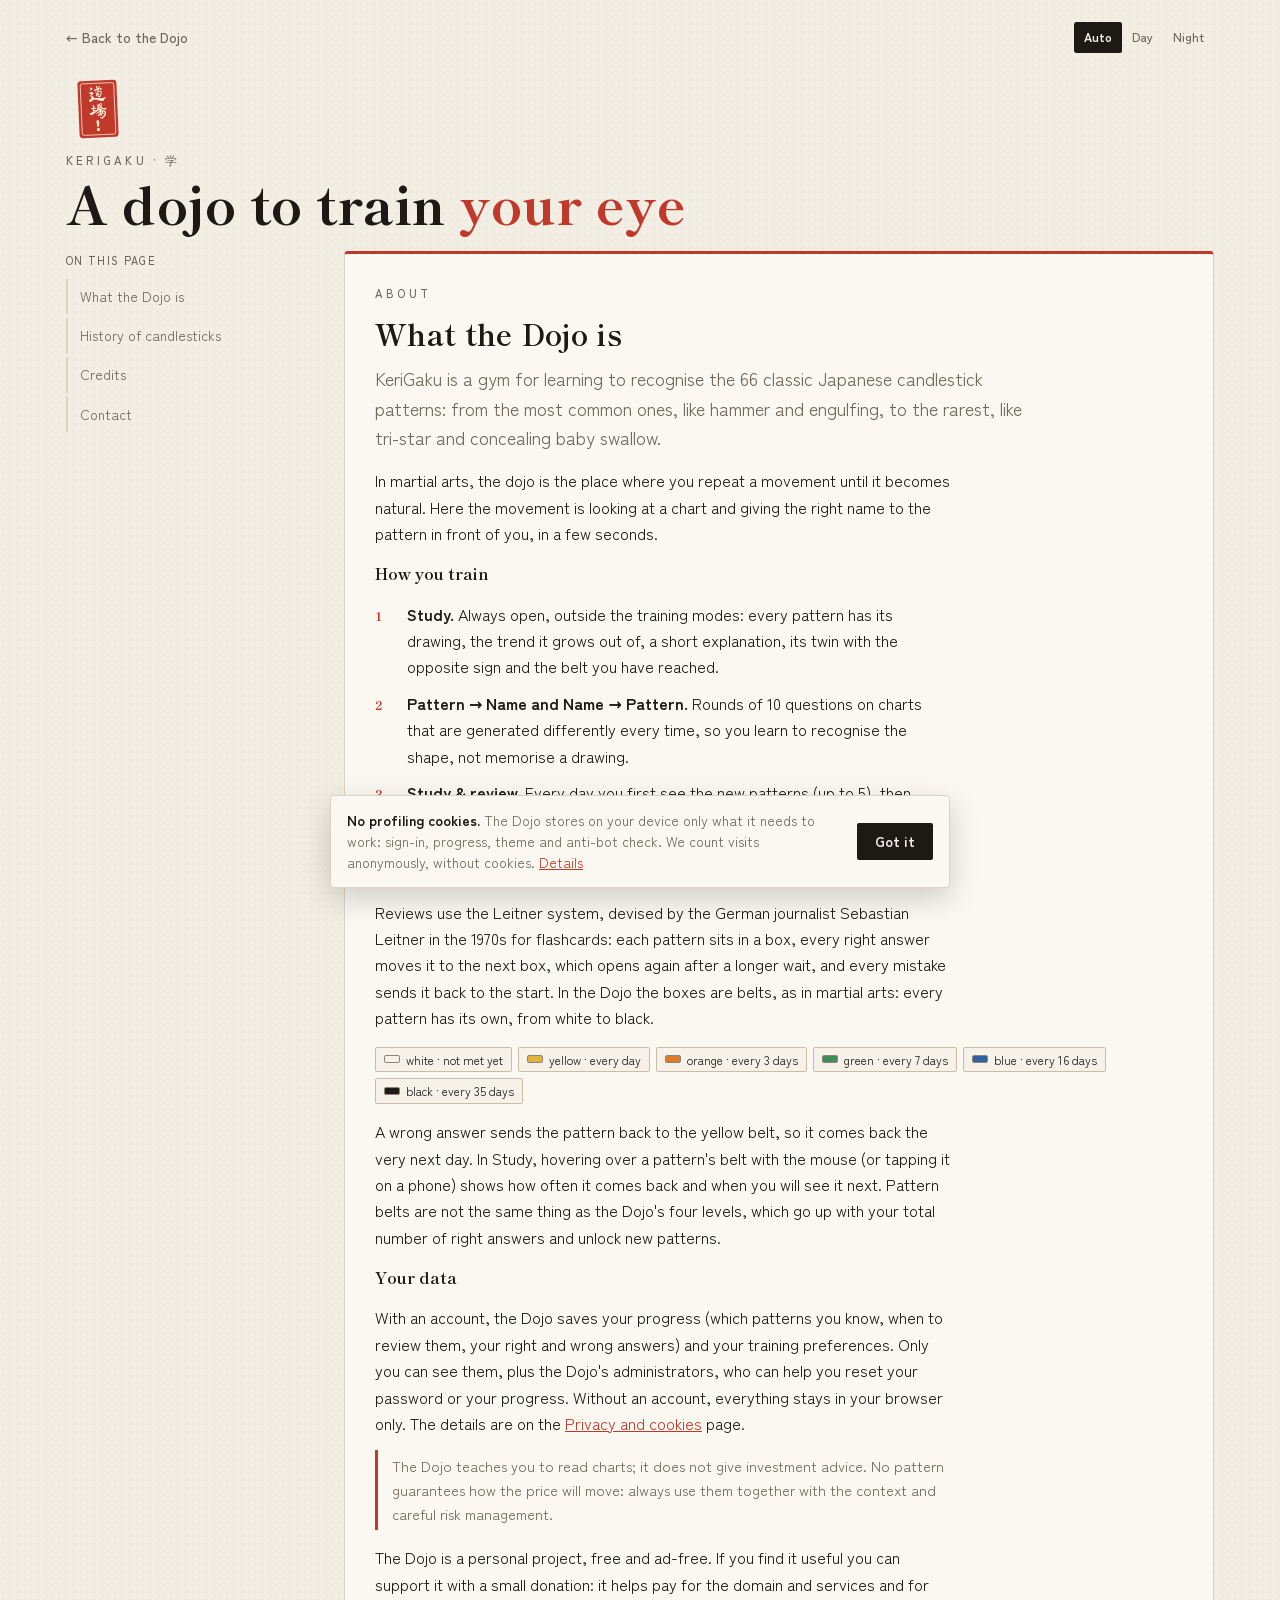
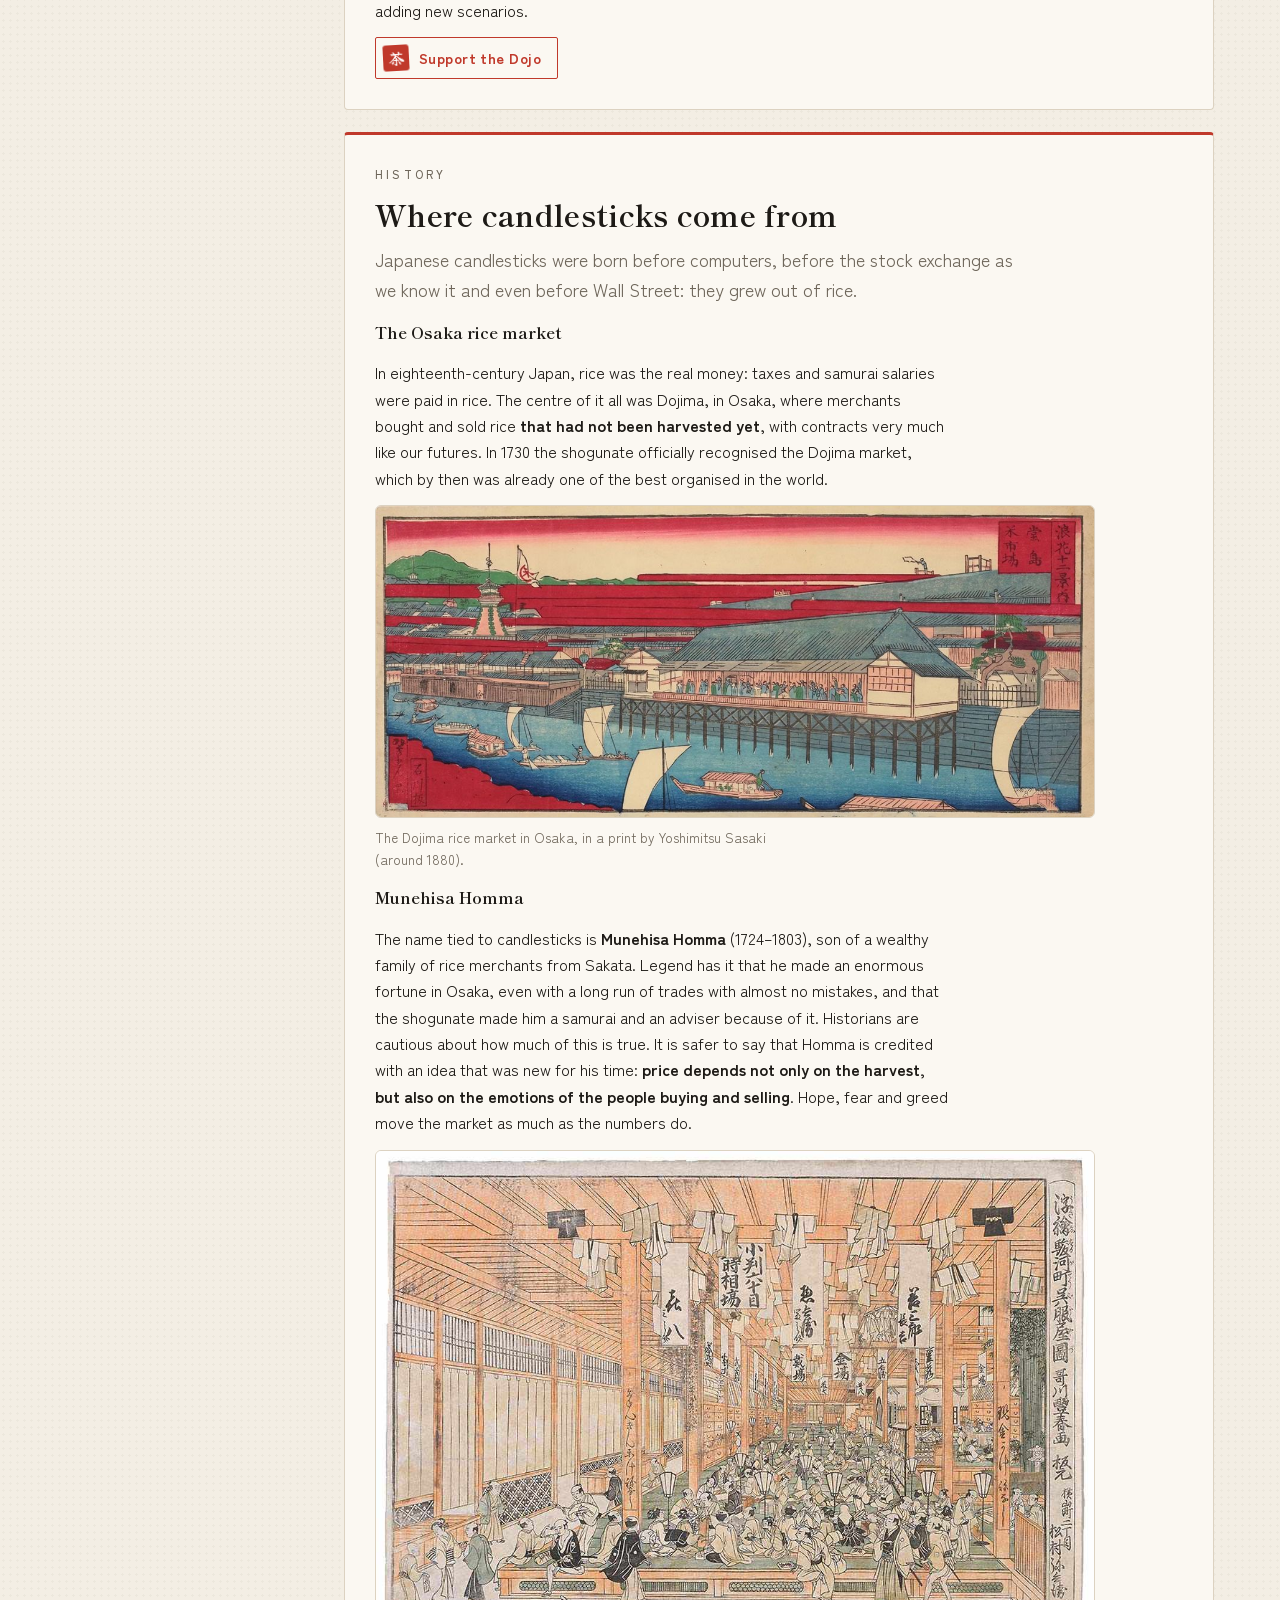
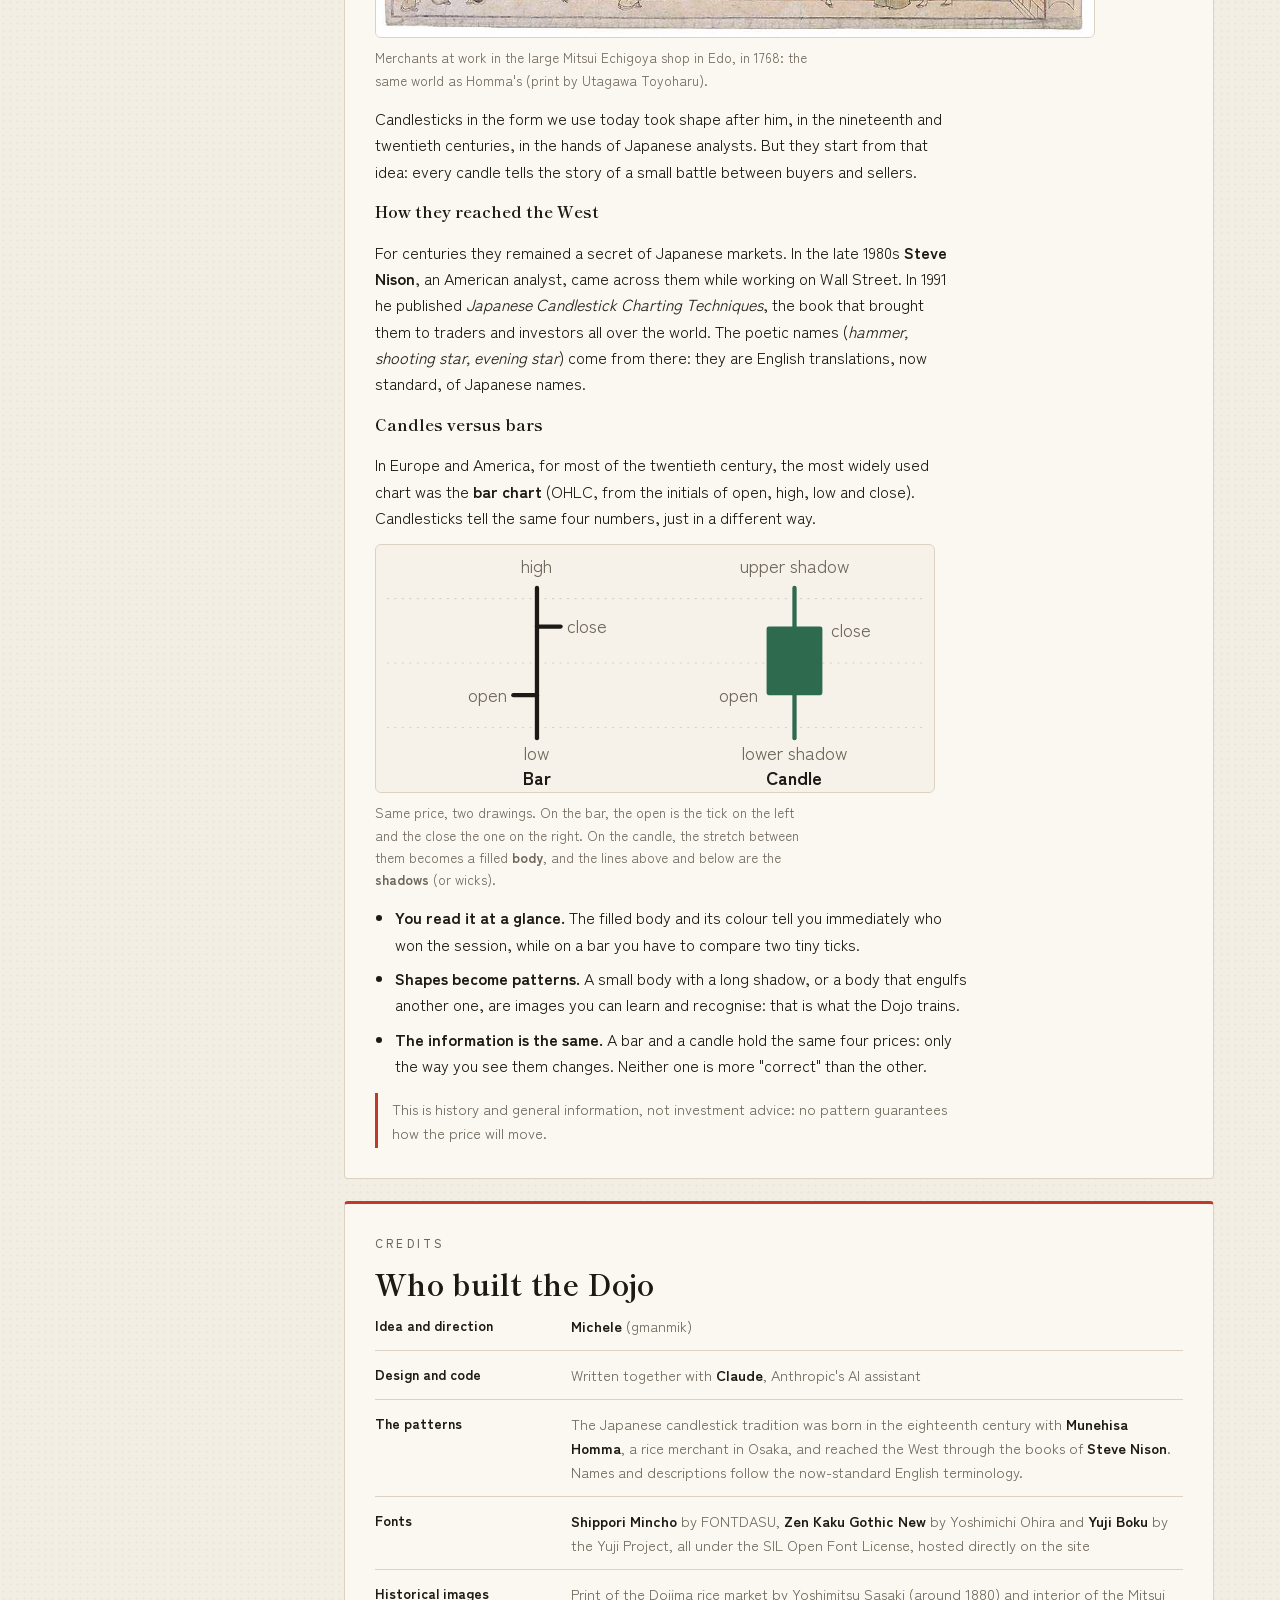
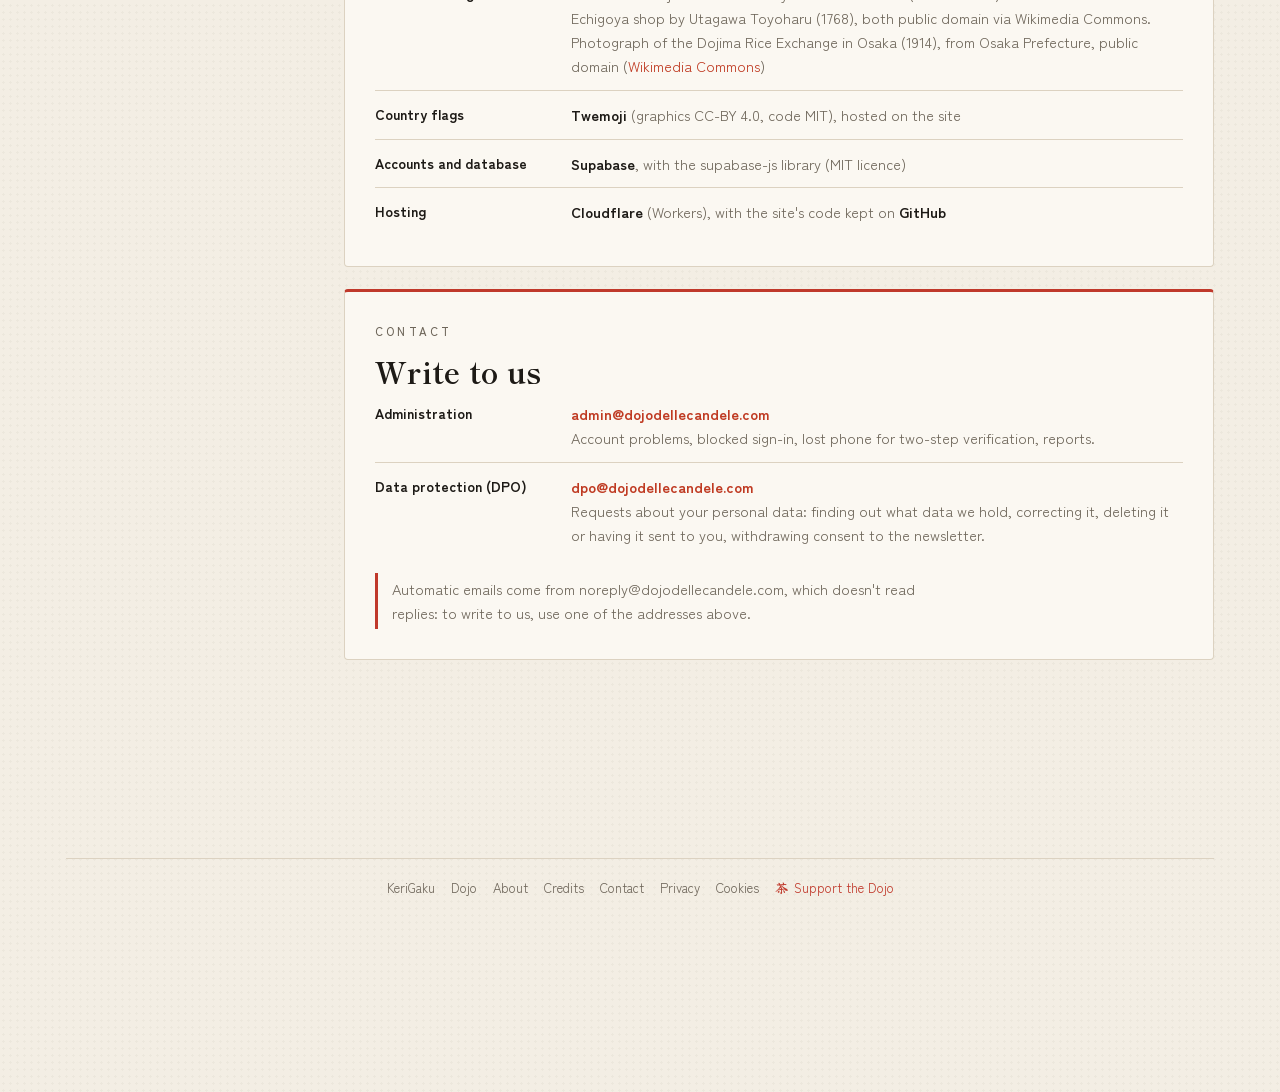
<file: about.html>
<!doctype html>
<html lang="it">
<head>
<meta charset="utf-8">
<script src="theme-init.js"></script>
<script src="lingua.js"></script>
<meta name="viewport" content="width=device-width,initial-scale=1,viewport-fit=cover">
<title>KeriGaku · About e crediti</title>
<meta name="description" content="Cos'è KeriGaku, come funziona e chi ha contribuito.">
<link rel="icon" href="favicon.svg" type="image/svg+xml">
<link rel="icon" href="favicon-32.png" sizes="32x32" type="image/png">
<link rel="apple-touch-icon" href="apple-touch-icon.png">
<link rel="manifest" href="manifest.webmanifest">
<link rel="stylesheet" href="fonts.css">
<link rel="stylesheet" href="tasti-hover.css">
<link rel="stylesheet" href="pagine-larghe.css">
<style>
/* Layout: one reading column on the dojo's chart-paper; two chapters, About and Crediti. */
:root{color-scheme:light}
@media (prefers-color-scheme: dark){:root:not([data-theme="light"]){color-scheme:dark}}
:root[data-theme="dark"]{color-scheme:dark}
*{box-sizing:border-box}
html{padding-top:env(safe-area-inset-top,0px);padding-bottom:env(safe-area-inset-bottom,0px)}
body{margin:0;background:var(--paper);color:var(--ink);font-family:var(--body);font-size:16px;line-height:1.6;
  background-image:linear-gradient(var(--grid) 1px,transparent 1px),linear-gradient(90deg,var(--grid) 1px,transparent 1px);background-size:24px 24px}
.wrap{max-width:760px;margin:0 auto;padding-block:20px 56px;padding-left:max(16px, env(safe-area-inset-left, 0px));padding-right:max(16px, env(safe-area-inset-right, 0px));display:grid;gap:22px}
.topbar{display:flex;justify-content:space-between;align-items:center;gap:10px;flex-wrap:wrap}
.back{font-weight:600;font-size:14px;border:1px solid var(--line);background:var(--card);color:var(--ink);padding:7px 14px 7px 11px;border-radius:999px;text-decoration:none}
.seg{display:inline-flex;border:1px solid var(--line);border-radius:8px;overflow:hidden;background:var(--card)}
.seg button{font:inherit;font-size:12.5px;font-weight:500;border:0;background:transparent;color:var(--muted);padding:5px 10px;cursor:pointer}
.seg button+button{border-left:1px solid var(--line)}
.seg button[aria-pressed="true"]{background:var(--accent-soft);color:var(--accent);font-weight:600}
button:focus-visible,a:focus-visible{outline:2px solid var(--accent);outline-offset:2px}
.eyebrow{font-family:var(--mono);font-size:11px;letter-spacing:.12em;text-transform:uppercase;color:var(--muted)}
h1{font-family:var(--display);font-weight:400;font-size:clamp(34px,6vw,52px);line-height:1.02;margin:6px 0 0;text-wrap:balance}
h1 em{font-style:normal;color:var(--bull)}
h2{font-family:var(--display);font-weight:400;font-size:clamp(24px,4vw,30px);line-height:1.1;margin:0;text-wrap:balance}
h3{font-size:16px;margin:0}
p{margin:0;max-width:65ch}
a{color:var(--accent)}
.lead{color:var(--muted);font-size:clamp(16px,2.4vw,18px)}
.chapter{background:var(--card);border:1px solid var(--line);border-radius:14px;padding:clamp(18px,4vw,30px);display:grid;gap:14px;scroll-margin-top:16px}
.steps{display:grid;gap:10px;margin:0;padding:0;list-style:none}
.steps li{display:grid;grid-template-columns:auto minmax(0,1fr);gap:4px 12px;align-items:baseline}
.steps .n{font-family:var(--mono);font-size:12px;color:var(--muted);min-width:20px}
.boxes{display:flex;flex-wrap:wrap;gap:6px;margin-top:2px}
.boxes span{font-family:var(--mono);font-size:12px;border:1px solid var(--line);border-radius:6px;padding:2px 8px;background:var(--well);font-variant-numeric:tabular-nums}
.boxes span:nth-child(n+4){border-color:var(--bull);color:var(--bull)}
.note{border-left:3px solid var(--hl-line);padding:4px 0 4px 14px;color:var(--muted);font-size:14.5px}
.compare-fig{margin:0;display:grid;gap:8px}
.compare-fig svg{width:100%;height:auto;max-width:560px;background:var(--well);border:1px solid var(--line);border-radius:6px}
.compare-fig img{width:100%;height:auto;max-width:720px;border:1px solid var(--line);border-radius:6px}
.compare-fig figcaption{font-size:13.5px;color:var(--muted);max-width:62ch}
.plain{margin:0;padding-left:20px;display:grid;gap:8px}
.credits{display:grid;gap:0;margin:0}
.credits div{display:grid;grid-template-columns:minmax(0,180px) minmax(0,1fr);gap:4px 16px;padding:12px 0;border-top:1px solid var(--line)}
.credits div:first-child{border-top:0;padding-top:0}
.credits dt{font-weight:600;font-size:14px}
.credits dd{margin:0;font-size:14.5px;color:var(--muted)}
.credits dd b{color:var(--ink);font-weight:600}
.credits dd a{color:var(--accent);text-decoration:none}
.credits dd a b{color:inherit}
.sitefoot{display:flex;gap:6px 16px;flex-wrap:wrap;justify-content:center;font-size:13px;color:var(--muted)}
.sitefoot a{color:var(--muted)}
@media (max-width:600px){
  body{background-image:none;font-size:15.5px}
  .credits div{grid-template-columns:minmax(0,1fr)}
}
</style>
<style>
/* Grafica Sumi per le pagine secondarie (About, Privacy, Admin): carta washi, inchiostro, timbro vermiglio.
   Viene dopo lo stile della pagina e ne ridefinisce colori, caratteri e forme. */
:root{
  --paper:#F3EEE4; --grain:rgba(60,40,10,.035); --grid:transparent; --card:#FBF8F2; --well:#F7F2E9;
  --ink:#1D1A16; --muted:#6E665A; --line:#DCD2C1; --line2:#C9BDA8;
  --bull:#2E6A4E; --bull-soft:#E1EBDF; --bear:#BF3A22; --bear-soft:#F5E0D7;
  --accent:#BF3A22; --accent-soft:#F5E0D7; --hl:#F1E6C6; --hl-line:#B8963E; --seal:#C0392B; --seal-ink:#FFFFFF;
  --display:"Shippori Mincho", "Hiragino Mincho ProN", Georgia, serif;
  --body:"Zen Kaku Gothic New", system-ui, -apple-system, "Segoe UI", sans-serif;
  --mono:"Zen Kaku Gothic New", system-ui, sans-serif;
}
@media (prefers-color-scheme: dark){:root:not([data-theme="light"]){
  --paper:#15130F; --grain:rgba(255,240,210,.03); --grid:transparent; --card:#201C17; --well:#1A1713;
  --ink:#F4EEE3; --muted:#C4BBAC; --line:#4D463B; --line2:#6A6152;
  --bull:#86C29C; --bull-soft:#20302A; --bear:#EE7B59; --bear-soft:#3A221B;
  --accent:#E8714F; --accent-soft:#35201A; --hl:#2E2817; --hl-line:#9C8236; --seal:#D9503A; --seal-ink:#FFFFFF; color-scheme:dark}}
:root[data-theme="dark"]{
  --paper:#15130F; --grain:rgba(255,240,210,.03); --grid:transparent; --card:#201C17; --well:#1A1713;
  --ink:#F4EEE3; --muted:#C4BBAC; --line:#4D463B; --line2:#6A6152;
  --bull:#86C29C; --bull-soft:#20302A; --bear:#EE7B59; --bear-soft:#3A221B;
  --accent:#E8714F; --accent-soft:#35201A; --hl:#2E2817; --hl-line:#9C8236; --seal:#D9503A; --seal-ink:#FFFFFF; color-scheme:dark}
body{line-height:1.65;background-image:radial-gradient(var(--grain) 1px,transparent 1.2px)!important;background-size:7px 7px!important}
h1,h2,.gate h2,.tile .v{font-family:var(--display);font-weight:800;letter-spacing:.01em}
h2{font-weight:700}
h1 em{color:var(--seal)}
h3{font-family:var(--display);font-weight:700}
.eyebrow{font-family:var(--body);font-weight:500;font-size:11.5px;letter-spacing:.28em}
a{color:var(--seal)}
button:focus-visible,a:focus-visible,input:focus-visible{outline-color:var(--seal)}
.back{border:0;background:none;padding:6px 0;color:var(--muted);font-weight:500;border-radius:0}
.back:hover{color:var(--ink)}
.seg,.themes{border:0;border-radius:2px;background:transparent}
.seg button{border-radius:2px}
.seg button+button{border-left:0}
.seg button[aria-pressed="true"]{background:var(--ink);color:var(--paper);font-weight:700}
.chapter,.panel{border-radius:4px;border-color:var(--line)}
.chapter{border-top:3px solid var(--seal)}
.note{border-left-color:var(--seal)}
.boxes span{font-family:var(--body);border-radius:2px;border-color:var(--line2)}
.boxes.belts span{display:inline-flex;align-items:center;gap:6px;color:var(--ink)!important;border-color:var(--line2)!important}
.boxes.belts i{width:16px;height:8px;border-radius:2px;background:var(--k);border:1px solid #8d8476}
.k0{--k:#f7f3ea}.k1{--k:#e3b23c}.k2{--k:#e07b2e}.k3{--k:#3f8d58}.k4{--k:#2f62a3}.k5{--k:#1d1a17}
.steps .n{font-family:var(--display);font-weight:800;color:var(--seal)}
.credits div,.tbl th,.tbl td,.tbl tr{border-color:var(--line)}
.tbl code,.secret,.exportbox textarea{font-family:ui-monospace,Menlo,Consolas,monospace}
.sitefoot{padding-top:18px;border-top:1px solid var(--line)}
.sitefoot a{text-decoration:none}
.sitefoot a:hover{color:var(--seal)}
/* admin */
.btn{border-radius:2px;font-weight:700;letter-spacing:.02em}
.btn:hover:not(:disabled){background:var(--seal);color:var(--seal-ink)}
.btn.ghost{border:1px solid var(--line2)}
.btn.ghost:hover:not(:disabled){background:var(--well);color:var(--ink)}
input,.exportbox textarea,.confirm{border-radius:2px;border-width:1px;border-color:var(--line2)}
.chip{border-radius:2px;font-weight:700}
.chip.me{border-color:var(--line2)}
.dots i{border-radius:50%}
.legend i{border-radius:50%}
.tile{border-top:3px solid var(--seal)}
.gate{border-top:3px solid var(--seal)}
/* Tasto «Sostieni il Dojo» (grafica Sumi). Usa solo le variabili già presenti nel sito:
   --seal, --seal-ink, --muted, --line, --display, --body. */
.support{display:inline-flex;align-items:center;gap:10px;font-family:var(--body);font-weight:700;font-size:14.5px;letter-spacing:.03em;
  color:var(--seal);background:transparent;border:1.5px solid var(--seal);border-radius:2px;padding:7px 16px 7px 7px;text-decoration:none;
  transition:background .15s,color .15s}
.support .cha{display:grid;place-items:center;width:26px;height:26px;border-radius:3px;background:var(--seal);color:var(--seal-ink);
  font-family:var(--display);font-weight:800;font-size:16px;line-height:1;transform:rotate(-3deg)}
.support:hover{background:var(--seal);color:var(--seal-ink)}
.support:hover .cha{background:var(--seal-ink);color:var(--seal)}
.support:focus-visible{outline:2px solid var(--seal);outline-offset:3px}
/* nel piè di pagina: un link discreto con il piccolo 茶 */
.sitefoot .foot-support{display:inline-flex;align-items:center;gap:6px;color:var(--seal)!important;text-decoration:none}
.sitefoot .foot-support .cha{font-family:var(--display);font-weight:800;font-size:13px;line-height:1}
.sitefoot .foot-support:hover{text-decoration:underline;text-underline-offset:3px}
/* fine del Ripasso del giorno: una riga piccola, mai un popup */
.support-line{display:flex;align-items:center;justify-content:space-between;gap:10px 16px;flex-wrap:wrap;border-top:1px dashed var(--line2,var(--line));padding-top:14px;margin-top:4px}
.support-line p{margin:0;font-size:13.5px;color:var(--muted);max-width:52ch}
.support-line .support{font-size:13.5px;padding:5px 14px 5px 5px}
.support-line .support .cha{width:22px;height:22px;font-size:14px}
@media (max-width:600px){.support-line .support{width:100%;justify-content:center}}
</style>
</head>
<body>
<div class="wrap">
  <div class="topbar">
    <a class="back" href="./">← Torna al Dojo</a>
    <div class="seg themes" id="themeSeg" role="group" aria-label="Tema">
      <button type="button" data-t="auto" title="Segue il giorno o la notte del tuo dispositivo">Auto</button><button type="button" data-t="light">Giorno</button><button type="button" data-t="dark">Notte</button>
    </div>
  </div>

  <header>
    <img src="logo.svg" alt="" height="64" style="display:block;margin-bottom:10px;width:auto">
    <div class="eyebrow">KeriGaku · 学</div>
    <h1>Un dojo per allenare <em>l'occhio</em></h1>
  </header>

  <nav class="toc" aria-label="Indice della pagina"><b>In questa pagina</b><a href="#about">Cos’è il Dojo</a><a href="#storia">Storia delle candele</a><a href="#crediti">Crediti</a><a href="#contatti">Contatti</a></nav>
  <section class="chapter" id="about">
    <div class="eyebrow">About</div>
    <h2>Cos'è il Dojo</h2>
    <p class="lead">KeriGaku è una palestra per imparare a riconoscere le 66 formazioni classiche dei grafici a candele giapponesi: dalle più comuni, come hammer ed engulfing, alle più rare, come tri-star e concealing baby swallow.</p>
    <p>Nelle arti marziali il dojo è il luogo dove si ripete un gesto finché diventa naturale. Qui il gesto è guardare un grafico e dare il nome giusto alla formazione che hai davanti, in pochi secondi.</p>

    <h3>Come si allena</h3>
    <ol class="steps">
      <li><span class="n">1</span><span><b>Studia.</b> Sempre aperto, fuori dalle modalità: ogni formazione ha il suo disegno, il trend da cui nasce, una spiegazione breve, la sua gemella di segno opposto e la cintura che hai raggiunto.</span></li>
      <li><span class="n">2</span><span><b>Formazione → Nome e Nome → Formazione.</b> Giri da 10 domande su grafici generati ogni volta in modo diverso, così riconosci la forma e non il disegno a memoria.</span></li>
      <li><span class="n">3</span><span><b>Studia e ripassa.</b> Ogni giorno vedi prima le formazioni nuove (fino a 5) e poi ripassi quelle che tornano oggi. Una formazione che sai torna dopo sempre più tempo; una che sbagli torna subito. Quante formazioni al massimo per sessione lo scegli tu nelle Impostazioni.</span></li>
    </ol>
    <p>Il ripasso usa il metodo Leitner, ideato dal giornalista tedesco Sebastian Leitner negli anni Settanta per le schede di studio: ogni formazione sta in una scatola, ogni risposta giusta la sposta nella scatola successiva, che si riapre dopo più tempo, e ogni errore la riporta all'inizio. Nel Dojo le scatole sono cinture, come nelle arti marziali: ogni formazione ha la sua, dalla bianca alla nera.</p>
    <div class="boxes belts" aria-label="Cinture e intervalli di ripasso"><span><i class="k0"></i>bianca · da scoprire</span><span><i class="k1"></i>gialla · ogni giorno</span><span><i class="k2"></i>arancione · ogni 3 giorni</span><span><i class="k3"></i>verde · ogni 7 giorni</span><span><i class="k4"></i>blu · ogni 16 giorni</span><span><i class="k5"></i>nera · ogni 35 giorni</span></div>
    <p>Una risposta sbagliata riporta la formazione alla cintura gialla, così torna già il giorno dopo. In Studia, passando con il mouse sopra la cintura di una formazione (o toccandola dal telefono), vedi ogni quanto torna e quando la rivedrai. Le cinture delle formazioni sono una cosa diversa dai quattro livelli del Dojo, che salgono con il totale delle risposte giuste e aprono formazioni nuove.</p>

    <h3>I tuoi dati</h3>
    <p>Con un account, il Dojo salva i tuoi progressi (quali formazioni conosci, quando ripassarle, le risposte giuste e sbagliate) e le preferenze di allenamento. Li vedi solo tu, più gli amministratori del Dojo, che possono aiutarti a reimpostare la password o ad azzerare i progressi. Senza account, tutto resta solo nel tuo browser. I dettagli sono nella pagina <a href="privacy.html">Privacy e cookie</a>.</p>

    <p class="note">Il Dojo serve a imparare a leggere i grafici, non dà consigli di investimento. Nessuna formazione garantisce come si muoverà il prezzo: usale sempre insieme al contesto e a una gestione prudente del rischio.</p>

    <p>Il Dojo è un progetto personale, gratuito e senza pubblicità. Se ti è utile puoi sostenerlo con una piccola donazione: aiuta a pagare dominio e servizi e ad aggiungere nuovi scenari.</p>
    <p><a class="support" href="https://paypal.me/Gmanmik" target="_blank" rel="noopener noreferrer"><span class="cha" aria-hidden="true">茶</span>Sostieni il Dojo</a></p>
  </section>

  <section class="chapter" id="storia">
    <div class="eyebrow">Storia</div>
    <h2>Da dove arrivano le candele</h2>
    <p class="lead">Le candele giapponesi sono nate prima dei computer, prima della borsa come la conosciamo e perfino prima di Wall Street: nascono dal riso.</p>

    <h3>Il mercato del riso di Osaka</h3>
    <p>Nel Giappone del Settecento il riso era il vero denaro: con il riso si pagavano le tasse e gli stipendi dei samurai. Il centro di tutto era Dojima, a Osaka, dove i mercanti compravano e vendevano riso <b>non ancora raccolto</b>, con contratti che somigliano molto ai nostri future. Nel 1730 lo shogunato riconobbe ufficialmente il mercato di Dojima, che a quel punto era già uno dei più organizzati del mondo.</p>
    <figure class="compare-fig"><img src="dojima-stampa-sasaki.jpg" alt="Stampa giapponese del mercato del riso di Dojima a Osaka" width="1200" height="519" loading="lazy"><figcaption>Il mercato del riso di Dojima, a Osaka, in una stampa di Yoshimitsu Sasaki (1880 circa).</figcaption></figure>

    <h3>Munehisa Homma</h3>
    <p>Il nome che si lega alle candele è quello di <b>Munehisa Homma</b> (1724–1803), figlio di una ricca famiglia di mercanti di riso di Sakata. La leggenda racconta che a Osaka abbia fatto una fortuna enorme, perfino con una lunga serie di operazioni quasi senza errori, e che per questo lo shogunato lo abbia fatto samurai e consigliere. Su quante di queste storie siano vere gli storici sono prudenti. È più sicuro dire che a Homma si attribuisce un'idea nuova per l'epoca: <b>il prezzo non dipende solo dal raccolto, ma anche dalle emozioni di chi compra e vende</b>. Speranza, paura e avidità muovono il mercato quanto i numeri.</p>
    <figure class="compare-fig"><img src="mercanti-mitsui-echigoya-1768.jpg" alt="Interno di un grande negozio di mercanti a Edo, stampa del 1768" width="1000" height="678" loading="lazy"><figcaption>Mercanti al lavoro nel grande negozio Mitsui Echigoya, a Edo, nel 1768: lo stesso mondo di Homma (stampa di Utagawa Toyoharu).</figcaption></figure>
    <p>Le candele, nella forma che usiamo oggi, si sono definite dopo di lui, nell'Ottocento e nel Novecento, nelle mani di analisti giapponesi. Ma partono da quell'idea: ogni candela racconta una piccola battaglia fra compratori e venditori.</p>

    <h3>Come arrivano in Occidente</h3>
    <p>Per secoli rimasero un segreto dei mercati giapponesi. Alla fine degli anni Ottanta <b>Steve Nison</b>, analista americano, le scopre mentre lavora a Wall Street. Nel 1991 pubblica <i>Japanese Candlestick Charting Techniques</i>, il libro che le porta a trader e investitori di tutto il mondo. I nomi poetici (<i>hammer, shooting star, evening star</i>) vengono da lì: sono traduzioni inglesi, ormai standard, di nomi giapponesi.</p>

    <h3>Candele contro barre</h3>
    <p>In Europa e in America, per quasi tutto il Novecento, il grafico più usato è stato quello <b>a barre</b> (OHLC, dalle iniziali di open, high, low, close: apertura, massimo, minimo, chiusura). Le candele raccontano gli stessi quattro numeri, ma in un altro modo.</p>
    <figure class="compare-fig">
      <svg viewBox="0 0 520 230" role="img" aria-label="Lo stesso movimento di prezzo disegnato come barra OHLC e come candela">
        <g stroke="var(--line)" stroke-dasharray="2 5"><line x1="10" x2="510" y1="50" y2="50"/><line x1="10" x2="510" y1="110" y2="110"/><line x1="10" x2="510" y1="170" y2="170"/></g>
        <g fill="none" stroke="var(--ink)" stroke-width="4" stroke-linecap="round"><path d="M150 40v140"/><path d="M128 140h22"/><path d="M150 76h22"/></g>
        <g font-size="17" fill="var(--muted)" font-family="var(--body)"><text x="122" y="146" text-anchor="end">apertura</text><text x="178" y="82">chiusura</text><text x="150" y="26" text-anchor="middle">massimo</text><text x="150" y="200" text-anchor="middle">minimo</text><text x="150" y="224" text-anchor="middle" font-weight="700" fill="var(--ink)">Barra</text></g>
        <g><path d="M390 40v140" stroke="var(--bull)" stroke-width="4" stroke-linecap="round"/><rect x="364" y="76" width="52" height="64" rx="2" fill="var(--bull)"/></g>
        <g font-size="17" fill="var(--muted)" font-family="var(--body)"><text x="356" y="146" text-anchor="end">apertura</text><text x="424" y="86">chiusura</text><text x="390" y="26" text-anchor="middle">ombra alta</text><text x="390" y="200" text-anchor="middle">ombra bassa</text><text x="390" y="224" text-anchor="middle" font-weight="700" fill="var(--ink)">Candela</text></g>
      </svg>
      <figcaption>Stesso prezzo, due disegni. Nella barra l'apertura è il trattino a sinistra e la chiusura quello a destra. Nella candela il tratto fra i due diventa un <b>corpo</b> pieno, e le linee sopra e sotto sono le <b>ombre</b>.</figcaption>
    </figure>
    <ul class="plain">
      <li><b>Si legge a colpo d'occhio.</b> Il corpo pieno e il colore dicono subito chi ha vinto la seduta, mentre nella barra bisogna confrontare due trattini minuscoli.</li>
      <li><b>Le forme diventano formazioni.</b> Un corpo piccolo con un'ombra lunga, o un corpo che ne avvolge un altro, sono immagini che si imparano e si riconoscono: è su questo che si allena il Dojo.</li>
      <li><b>Le informazioni sono le stesse.</b> Una barra e una candela contengono gli stessi quattro prezzi: cambia solo come li vedi. Non è che l'una sia più «giusta» dell'altra.</li>
    </ul>
    <p class="note">Questa è storia e divulgazione, non un consiglio di investimento: nessuna formazione garantisce come si muoverà il prezzo.</p>
  </section>

  <section class="chapter" id="crediti">
    <div class="eyebrow">Crediti</div>
    <h2>Chi ha costruito il Dojo</h2>
    <dl class="credits">
      <div><dt>Idea e direzione</dt><dd><b>Michele</b> (gmanmik)</dd></div>
      <div><dt>Progetto e codice</dt><dd>Scritto insieme a <b>Claude</b>, l'assistente di Anthropic</dd></div>
      <div><dt>Le formazioni</dt><dd>La tradizione delle candele giapponesi nasce nel Settecento con <b>Munehisa Homma</b>, mercante di riso a Osaka, ed è arrivata in Occidente con i libri di <b>Steve Nison</b>. Nomi e descrizioni seguono la terminologia inglese ormai standard.</dd></div>
      <div><dt>Caratteri</dt><dd><b>Shippori Mincho</b> di FONTDASU, <b>Zen Kaku Gothic New</b> di Yoshimichi Ohira e <b>Yuji Boku</b> del Yuji Project, tutti con licenza SIL Open Font License, ospitati direttamente sul sito</dd></div>
      <div><dt>Immagini storiche</dt><dd>Stampa del mercato del riso di Dojima di Yoshimitsu Sasaki (1880 circa) e interno del negozio Mitsui Echigoya di Utagawa Toyoharu (1768), entrambe di pubblico dominio via Wikimedia Commons. Fotografia della Borsa del riso di Dojima a Osaka (1914), dalla Prefettura di Osaka, in pubblico dominio (<a href="https://commons.wikimedia.org/wiki/File:OsakaRiceMarket.jpg" rel="noopener noreferrer" target="_blank">Wikimedia Commons</a>)</dd></div>
      <div><dt>Bandiere dei paesi</dt><dd><b>Twemoji</b> (grafica CC-BY 4.0, codice MIT), ospitate sul sito</dd></div>
      <div><dt>Account e database</dt><dd><b>Supabase</b>, con la libreria supabase-js (licenza MIT)</dd></div>
      <div><dt>Hosting</dt><dd><b>Cloudflare</b> (Workers), con il codice del sito conservato su <b>GitHub</b></dd></div>
    </dl>
  </section>

  <section class="chapter" id="contatti">
    <div class="eyebrow">Contatti</div>
    <h2>Scrivici</h2>
    <dl class="credits">
      <div><dt>Amministrazione</dt><dd><a href="mailto:admin@dojodellecandele.com"><b>admin@dojodellecandele.com</b></a><br>Problemi con l'account, accesso bloccato, telefono della verifica in due passaggi perso, segnalazioni.</dd></div>
      <div><dt>Protezione dei dati (DPO)</dt><dd><a href="mailto:dpo@dojodellecandele.com"><b>dpo@dojodellecandele.com</b></a><br>Richieste sui tuoi dati personali: sapere quali dati abbiamo, correggerli, cancellarli o farteli inviare, revocare il consenso alla newsletter.</dd></div>
    </dl>
    <p class="note">Le email automatiche arrivano da noreply@dojodellecandele.com, che non legge le risposte: per scriverci usa uno degli indirizzi qui sopra.</p>
  </section>

  <footer class="sitefoot"><span>KeriGaku</span><a href="./">Dojo</a><a href="#about">About</a><a href="#crediti">Crediti</a><a href="#contatti">Contatti</a><a href="privacy.html">Privacy</a><a href="privacy.html#cookie">Cookie</a><a class="foot-support" href="https://paypal.me/Gmanmik" target="_blank" rel="noopener noreferrer"><span class="cha" aria-hidden="true">茶</span>Sostieni il Dojo</a></footer>
</div>
<script src="theme.js"></script>
<script src="cookie.js" defer></script>
</body>
</html>
</file>
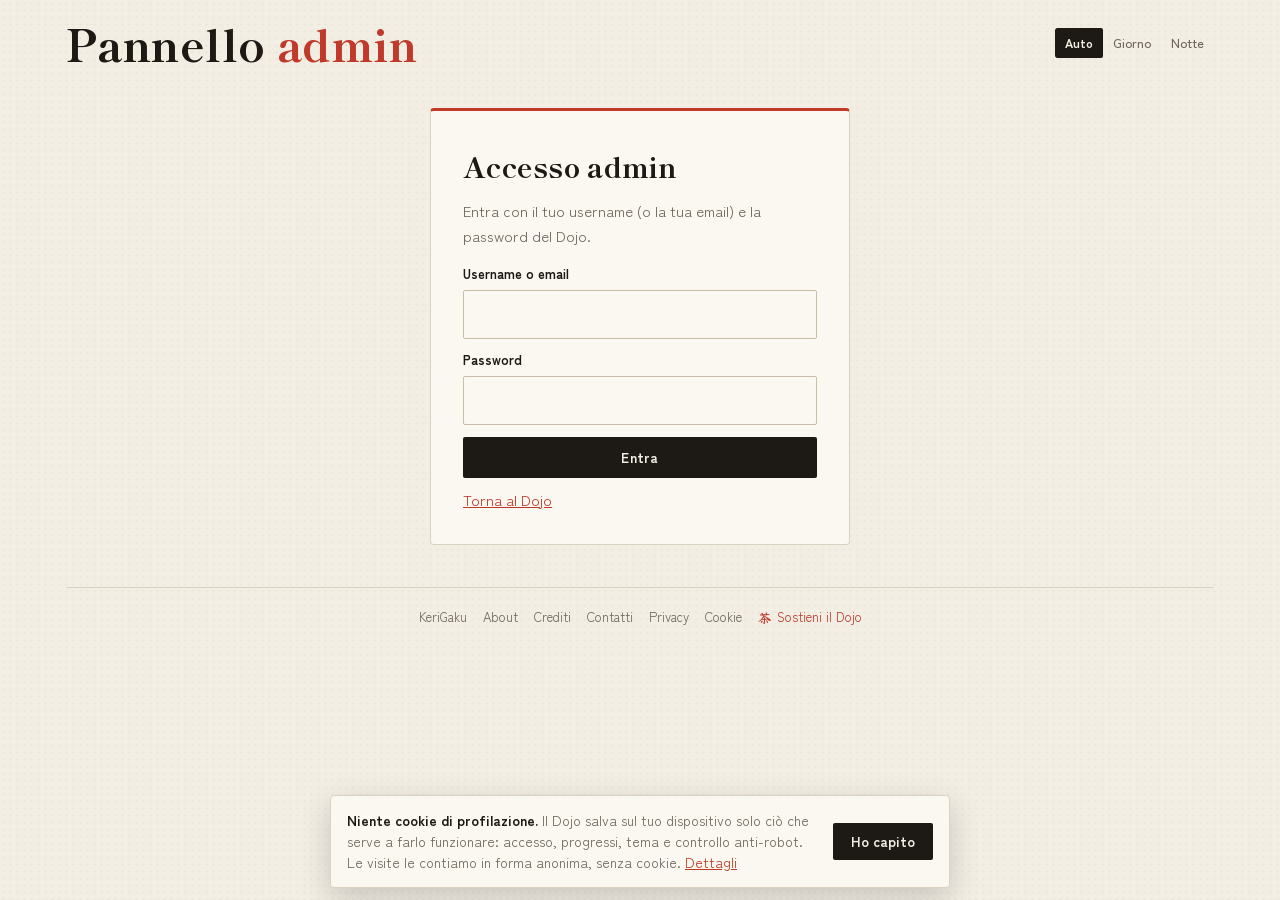
<file: admin.html>
<!doctype html>
<html lang="it">
<head>
<meta charset="utf-8">
<script src="theme-init.js"></script>
<meta name="viewport" content="width=device-width,initial-scale=1,viewport-fit=cover">
<meta name="robots" content="noindex">
<title>KeriGaku · Admin</title>
<link rel="icon" href="favicon.svg" type="image/svg+xml">
<link rel="icon" href="favicon-32.png" sizes="32x32" type="image/png">
<link rel="apple-touch-icon" href="apple-touch-icon.png">
<link rel="manifest" href="manifest.webmanifest">
<link rel="stylesheet" href="fonts.css">
<link rel="stylesheet" href="tasti-hover.css">
<style>
/* Layout: same chart-paper as the Dojo; a summary strip, then one row per student. */
:root{color-scheme:light}
@media (prefers-color-scheme: dark){:root:not([data-theme="light"]){color-scheme:dark}}
:root[data-theme="dark"]{color-scheme:dark}
*{box-sizing:border-box}
[hidden]{display:none!important}
html{padding-top:env(safe-area-inset-top,0px);padding-bottom:env(safe-area-inset-bottom,0px)}
body{margin:0;background:var(--paper);color:var(--ink);font-family:var(--body);font-size:15px;line-height:1.5;
  background-image:linear-gradient(var(--grid) 1px,transparent 1px),linear-gradient(90deg,var(--grid) 1px,transparent 1px);background-size:24px 24px}
.wrap{max-width:1000px;margin:0 auto;padding-block:20px 56px;padding-left:max(16px, env(safe-area-inset-left, 0px));padding-right:max(16px, env(safe-area-inset-right, 0px));display:grid;gap:18px}
.eyebrow{font-family:var(--mono);font-size:11px;letter-spacing:.12em;text-transform:uppercase;color:var(--muted)}
h1{font-family:var(--display);font-weight:400;font-size:clamp(30px,5vw,44px);line-height:1.05;margin:4px 0 0;text-wrap:balance}
h1 em{font-style:normal;color:var(--bull)}
.top{display:flex;justify-content:space-between;align-items:flex-end;gap:12px 20px;flex-wrap:wrap}
.who{display:flex;align-items:center;gap:12px;font-size:13px;color:var(--muted);flex-wrap:wrap}
.who b{color:var(--ink)}
a{color:var(--accent)}
.panel{background:var(--card);border:1px solid var(--line);border-radius:12px}
.btn{font:inherit;font-weight:600;font-size:14px;padding:9px 14px;border-radius:9px;border:0;background:var(--ink);color:var(--paper);cursor:pointer}
.btn.ghost{background:transparent;color:var(--ink);border:1.5px solid var(--line)}
.btn.danger{background:var(--bear);color:#fff}
.btn:disabled{opacity:.45;cursor:default}
.linkbtn{font:inherit;font-size:13px;border:0;background:none;color:var(--muted);text-decoration:underline;cursor:pointer;padding:0}
button:focus-visible,input:focus-visible{outline:2px solid var(--accent);outline-offset:2px}
input{font:inherit;font-size:16px;padding:10px 12px;border-radius:9px;border:1.5px solid var(--line);background:var(--card);color:var(--ink);min-width:0}

/* gate */
.gate{max-width:420px;width:100%;justify-self:center;padding:clamp(20px,5vw,32px);display:grid;gap:10px;margin-top:24px}
.gate h2{font-family:var(--display);font-weight:400;font-size:28px;margin:0}
.gate label{font-size:13px;font-weight:600;margin-top:4px}
.gate p{margin:0;color:var(--muted)}
.err{color:var(--bear);font-size:13.5px;min-height:1.4em;margin:0}

/* summary */
.tiles{display:grid;grid-template-columns:repeat(4,minmax(0,1fr));gap:10px}
@media (max-width:720px){.tiles{grid-template-columns:repeat(2,minmax(0,1fr))}}
.tile{padding:14px 16px;display:grid;gap:2px}
.tile .v{font-family:var(--display);font-size:30px;line-height:1.1;font-variant-numeric:tabular-nums}
.tile .l{font-size:12.5px;color:var(--muted)}

/* list */
.bar{display:flex;gap:10px;align-items:center;flex-wrap:wrap}
.bar input{flex:1 1 240px}
.bar .hint{font-size:12.5px;color:var(--muted)}
.list{display:grid;gap:10px}
.user{padding:14px 16px;display:grid;gap:10px}
.uhead{display:flex;justify-content:space-between;align-items:baseline;gap:6px 14px;flex-wrap:wrap}
.uname{font-weight:700;font-size:17px;display:flex;align-items:center;gap:8px;min-width:0;overflow-wrap:anywhere}
.chip{font-size:11px;font-weight:600;padding:1px 8px;border-radius:999px;background:var(--accent-soft);color:var(--accent);white-space:nowrap}
.chip.me{background:var(--well);color:var(--muted);border:1px solid var(--line)}
.meta{font-size:12.5px;color:var(--muted)}
.meta.ko{color:var(--bear)}
.stats table{border-collapse:collapse;width:100%;font-size:13.5px;font-variant-numeric:tabular-nums}
.stats td,.stats th{padding:6px 8px;border-bottom:1px dashed var(--line);text-align:left;vertical-align:top}
.stats th{font-size:11.5px;letter-spacing:.06em;text-transform:uppercase;color:var(--muted);font-weight:600}
.stats td.num,.stats th.num{text-align:right}
.stats .tabwrap{overflow-x:auto}
.stats .tiles.four{grid-template-columns:repeat(4,minmax(0,1fr))}
@media (max-width:720px){.stats .tiles.four{grid-template-columns:repeat(2,minmax(0,1fr))}}
.confirm select{font:inherit;font-size:14px;padding:6px 8px;border:1px solid var(--line2);border-radius:2px;background:var(--card);color:var(--ink);max-width:100%}
@font-face{font-family:"Twemoji Country Flags";src:url(font-twemoji-flags.woff2) format("woff2");unicode-range:U+1F1E6-1F1FF,U+1F3F4,U+E0062-E0063,U+E0065,U+E0067,U+E006C,U+E006E,U+E0073-E0074,U+E0077,U+E007F;font-display:swap}
.flag{font-family:"Twemoji Country Flags","Apple Color Emoji","Segoe UI Emoji","Noto Color Emoji",sans-serif;margin-right:8px;font-size:1.05em}
.cc{font-size:11px;color:var(--muted);letter-spacing:.06em}
#nlMsg:empty{display:none}
.nums{display:flex;gap:6px 18px;flex-wrap:wrap;font-size:13.5px;font-variant-numeric:tabular-nums}
.nums span{color:var(--muted)}
.nums b{color:var(--ink);font-weight:600}
.dots{display:flex;flex-wrap:wrap;gap:4px}
.dots i{width:10px;height:10px;border-radius:2px;background:var(--line)}
/* cinture: stesso colore per ogni scatola del ripasso come nel Dojo */
:root{--k0:#f7f3ea;--k1:#e3b23c;--k2:#e07b2e;--k3:#3f8d58;--k4:#2f62a3;--k5:#1d1a17;--k-edge:#8d8476}
@media (prefers-color-scheme: dark){:root:not([data-theme="light"]){--k0:#efe9dc;--k5:#050505;--k-edge:#8f877a}}
:root[data-theme="dark"]{--k0:#efe9dc;--k5:#050505;--k-edge:#8f877a}
.k0{--k:var(--k0)}.k1{--k:var(--k1)}.k2{--k:var(--k2)}.k3{--k:var(--k3)}.k4{--k:var(--k4)}.k5{--k:var(--k5)}
.dots i[class^="k"]{background:var(--k);box-shadow:inset 0 0 0 1px var(--k-edge)}
.legend i[class^="k"]{background:var(--k)!important;border:1px solid var(--k-edge);border-radius:2px;width:14px;height:8px}
.nums .bt{display:inline-flex;align-items:center;gap:5px}.nums .bt i{width:14px;height:8px;border-radius:2px;background:var(--k);border:1px solid var(--k-edge)}
.dots i.l1{background:var(--hl-line);opacity:.65}
.dots i.l2{background:var(--bull);opacity:.6}
.dots i.l3{background:var(--bull)}
.legend{display:flex;gap:12px;flex-wrap:wrap;font-size:12px;color:var(--muted)}
.legend i{width:9px;height:9px;border-radius:2px;display:inline-block;margin-right:4px;vertical-align:-1px}
.acts{display:flex;gap:8px;flex-wrap:wrap}
.acts .btn{font-size:13px;padding:7px 11px}
.confirm{display:flex;gap:8px;flex-wrap:wrap;align-items:center;background:var(--well);border:1px solid var(--line);border-radius:9px;padding:10px 12px}
.confirm p{margin:0;font-size:13.5px;flex:1 1 220px}
.confirm input{flex:1 1 180px}
.msg{font-size:13px;color:var(--bull);margin:0}
.msg.ko{color:var(--bear)}
.empty{color:var(--muted);text-align:center;padding:24px 0}
.chip.ok{background:var(--bull-soft);color:var(--bull)}
.chip.ko{background:var(--bear-soft);color:var(--bear)}
.user.off{opacity:.75}
.mail{font-size:13.5px;color:var(--muted);overflow-wrap:anywhere}
.exportbox{display:grid;gap:6px}
.exportbox textarea{font-family:var(--mono);font-size:12.5px;width:100%;padding:10px;border-radius:9px;border:1.5px solid var(--line);background:var(--card);color:var(--ink);resize:vertical}
.side{display:grid;justify-items:end;gap:10px}
.seg{display:inline-flex;border:1px solid var(--line);border-radius:8px;overflow:hidden;background:var(--card)}
.seg button{font:inherit;font-size:12.5px;font-weight:500;border:0;background:transparent;color:var(--muted);padding:5px 10px;cursor:pointer}
.seg button+button{border-left:1px solid var(--line)}
.seg button[aria-pressed="true"]{background:var(--accent-soft);color:var(--accent);font-weight:600}
.sitefoot{display:flex;gap:6px 16px;flex-wrap:wrap;justify-content:center;margin-top:24px;font-size:13px;color:var(--muted)}
.sitefoot a{color:var(--muted)}
@media (max-width:600px){body{background-image:none}.side{justify-items:start}.tile .v{font-size:26px}.user{padding:12px}}
</style>
<style>
/* Grafica Sumi per le pagine secondarie (About, Privacy, Admin): carta washi, inchiostro, timbro vermiglio.
   Viene dopo lo stile della pagina e ne ridefinisce colori, caratteri e forme. */
:root{
  --paper:#F3EEE4; --grain:rgba(60,40,10,.035); --grid:transparent; --card:#FBF8F2; --well:#F7F2E9;
  --ink:#1D1A16; --muted:#6E665A; --line:#DCD2C1; --line2:#C9BDA8;
  --bull:#2E6A4E; --bull-soft:#E1EBDF; --bear:#BF3A22; --bear-soft:#F5E0D7;
  --accent:#BF3A22; --accent-soft:#F5E0D7; --hl:#F1E6C6; --hl-line:#B8963E; --seal:#C0392B; --seal-ink:#FFFFFF;
  --display:"Shippori Mincho", "Hiragino Mincho ProN", Georgia, serif;
  --body:"Zen Kaku Gothic New", system-ui, -apple-system, "Segoe UI", sans-serif;
  --mono:"Zen Kaku Gothic New", system-ui, sans-serif;
}
@media (prefers-color-scheme: dark){:root:not([data-theme="light"]){
  --paper:#15130F; --grain:rgba(255,240,210,.03); --grid:transparent; --card:#201C17; --well:#1A1713;
  --ink:#F4EEE3; --muted:#C4BBAC; --line:#4D463B; --line2:#6A6152;
  --bull:#86C29C; --bull-soft:#20302A; --bear:#EE7B59; --bear-soft:#3A221B;
  --accent:#E8714F; --accent-soft:#35201A; --hl:#2E2817; --hl-line:#9C8236; --seal:#D9503A; --seal-ink:#FFFFFF; color-scheme:dark}}
:root[data-theme="dark"]{
  --paper:#15130F; --grain:rgba(255,240,210,.03); --grid:transparent; --card:#201C17; --well:#1A1713;
  --ink:#F4EEE3; --muted:#C4BBAC; --line:#4D463B; --line2:#6A6152;
  --bull:#86C29C; --bull-soft:#20302A; --bear:#EE7B59; --bear-soft:#3A221B;
  --accent:#E8714F; --accent-soft:#35201A; --hl:#2E2817; --hl-line:#9C8236; --seal:#D9503A; --seal-ink:#FFFFFF; color-scheme:dark}
body{line-height:1.65;background-image:radial-gradient(var(--grain) 1px,transparent 1.2px)!important;background-size:7px 7px!important}
h1,h2,.gate h2,.tile .v{font-family:var(--display);font-weight:800;letter-spacing:.01em}
h2{font-weight:700}
h1 em{color:var(--seal)}
h3{font-family:var(--display);font-weight:700}
.eyebrow{font-family:var(--body);font-weight:500;font-size:11.5px;letter-spacing:.28em}
a{color:var(--seal)}
button:focus-visible,a:focus-visible,input:focus-visible{outline-color:var(--seal)}
.back{border:0;background:none;padding:6px 0;color:var(--muted);font-weight:500;border-radius:0}
.back:hover{color:var(--ink)}
.seg,.themes{border:0;border-radius:2px;background:transparent}
.seg button{border-radius:2px}
.seg button+button{border-left:0}
.seg button[aria-pressed="true"]{background:var(--ink);color:var(--paper);font-weight:700}
.chapter,.panel{border-radius:4px;border-color:var(--line)}
.chapter{border-top:3px solid var(--seal)}
.note{border-left-color:var(--seal)}
.boxes span{font-family:var(--body);border-radius:2px;border-color:var(--line2)}
.steps .n{font-family:var(--display);font-weight:800;color:var(--seal)}
.credits div,.tbl th,.tbl td,.tbl tr{border-color:var(--line)}
.tbl code,.secret,.exportbox textarea{font-family:ui-monospace,Menlo,Consolas,monospace}
.sitefoot{padding-top:18px;border-top:1px solid var(--line)}
.sitefoot a{text-decoration:none}
.sitefoot a:hover{color:var(--seal)}
/* admin */
.btn{border-radius:2px;font-weight:700;letter-spacing:.02em}
.btn:hover:not(:disabled){background:var(--seal);color:var(--seal-ink)}
.btn.ghost{border:1px solid var(--line2)}
.btn.ghost:hover:not(:disabled){background:var(--well);color:var(--ink)}
input,.exportbox textarea,.confirm{border-radius:2px;border-width:1px;border-color:var(--line2)}
.chip{border-radius:2px;font-weight:700}
.chip.me{border-color:var(--line2)}
.dots i{border-radius:50%}
.legend i{border-radius:50%}
.tile{border-top:3px solid var(--seal)}
.gate{border-top:3px solid var(--seal)}
/* Tasto «Sostieni il Dojo» (grafica Sumi). Usa solo le variabili già presenti nel sito:
   --seal, --seal-ink, --muted, --line, --display, --body. */
.support{display:inline-flex;align-items:center;gap:10px;font-family:var(--body);font-weight:700;font-size:14.5px;letter-spacing:.03em;
  color:var(--seal);background:transparent;border:1.5px solid var(--seal);border-radius:2px;padding:7px 16px 7px 7px;text-decoration:none;
  transition:background .15s,color .15s}
.support .cha{display:grid;place-items:center;width:26px;height:26px;border-radius:3px;background:var(--seal);color:var(--seal-ink);
  font-family:var(--display);font-weight:800;font-size:16px;line-height:1;transform:rotate(-3deg)}
.support:hover{background:var(--seal);color:var(--seal-ink)}
.support:hover .cha{background:var(--seal-ink);color:var(--seal)}
.support:focus-visible{outline:2px solid var(--seal);outline-offset:3px}
/* nel piè di pagina: un link discreto con il piccolo 茶 */
.sitefoot .foot-support{display:inline-flex;align-items:center;gap:6px;color:var(--seal)!important;text-decoration:none}
.sitefoot .foot-support .cha{font-family:var(--display);font-weight:800;font-size:13px;line-height:1}
.sitefoot .foot-support:hover{text-decoration:underline;text-underline-offset:3px}
/* fine del Ripasso del giorno: una riga piccola, mai un popup */
.support-line{display:flex;align-items:center;justify-content:space-between;gap:10px 16px;flex-wrap:wrap;border-top:1px dashed var(--line2,var(--line));padding-top:14px;margin-top:4px}
.support-line p{margin:0;font-size:13.5px;color:var(--muted);max-width:52ch}
.support-line .support{font-size:13.5px;padding:5px 14px 5px 5px}
.support-line .support .cha{width:22px;height:22px;font-size:14px}
@media (max-width:600px){.support-line .support{width:100%;justify-content:center}}
/* statistiche delle visite (Cloudflare Web Analytics, tramite la funzione Supabase "statistiche") */
.stats{padding:16px 18px;display:grid;gap:14px}
.stats-head{display:flex;justify-content:space-between;align-items:center;gap:10px;flex-wrap:wrap}.stats-head>*{min-width:0;max-width:100%}.stats-head .seg{flex-wrap:wrap}
.stats-head h2{margin:0;font-size:20px}
.stats .tiles{grid-template-columns:repeat(2,minmax(0,1fr))}
.stats .chartwrap{position:relative;padding-left:46px;height:180px}
.stats .chart{width:100%;height:100%;display:block;overflow:visible}
.stats .chart .grid line{stroke:var(--line);stroke-width:1;vector-effect:non-scaling-stroke}
.stats .yaxis{position:absolute;left:0;top:0;bottom:0;width:40px}
.stats .yaxis span{position:absolute;right:0;transform:translateY(-50%);font-family:var(--mono);font-size:11px;color:var(--muted);line-height:1}
.stats .chart-dates{padding-left:46px;margin-top:4px!important}
.stats .chart rect{fill:var(--seal)}
.stats .chart-dates{display:flex;justify-content:space-between;font-size:12px;color:var(--muted);margin-top:-6px}
.stats .lists{display:grid;grid-template-columns:repeat(auto-fit,minmax(200px,1fr));gap:14px}
.stats .lists h3{margin:0 0 6px;font-size:13px;color:var(--muted);font-weight:600;letter-spacing:.04em;text-transform:uppercase}
.stats .lists>div{min-width:0}
.stats .lists ol{margin:0;padding:0;list-style:none;display:grid;grid-template-columns:minmax(0,1fr);gap:4px;font-size:13.5px}
.stats .lists li{display:flex;justify-content:space-between;gap:10px;border-bottom:1px dashed var(--line);padding-bottom:3px}
.stats .lists li span:first-child{min-width:0;overflow:hidden;text-overflow:ellipsis;white-space:nowrap}
.stats .lists li span:last-child{font-variant-numeric:tabular-nums;color:var(--muted)}
/* Pannello admin (schizzo di Michele, 25/10): titolo e tema in alto, a sinistra una colonna di icone
   che si apre in un menu a comparsa con i nomi; si vede una sezione per volta, all'inizio il benvenuto. */
:root{--rail:60px;--rail-open:236px}
.wrap{max-width:1180px}
body.adm-on .wrap{padding-left:calc(var(--rail) + max(16px, env(safe-area-inset-left, 0px)))}
.top{align-items:center}
.top h1{margin:0}
.rail{position:fixed;z-index:30;inset:0 auto 0 0;width:var(--rail);display:flex;flex-direction:column;gap:2px;padding:10px 8px calc(10px + env(safe-area-inset-bottom,0px));
  padding-left:calc(8px + env(safe-area-inset-left,0px));background:var(--card);border-right:1px solid var(--line2);overflow:hidden auto;transition:width .2s ease,box-shadow .2s ease}
.rail.open{width:calc(var(--rail-open) + env(safe-area-inset-left,0px));box-shadow:6px 0 24px rgba(0,0,0,.18)}
.rail-btn{display:flex;align-items:center;gap:14px;min-height:44px;padding:0 10px;border:0;border-radius:9px;background:none;color:var(--ink);font:inherit;font-weight:600;font-size:15px;
  text-decoration:none;cursor:pointer;white-space:nowrap;text-align:left;width:100%}
.rail-btn svg{width:24px;height:24px;flex:none;fill:none;stroke:currentColor;stroke-width:1.7;stroke-linecap:round;stroke-linejoin:round}
.rail-btn img{width:24px;height:auto;flex:none}
.rail-btn span{opacity:0;transition:opacity .15s}
.rail.open .rail-btn span{opacity:1}
.rail-btn:hover{background:var(--well);color:var(--ink)}
.rail-btn[aria-current="page"]{background:var(--ink);color:var(--paper)}
.rail-toggle span{font-family:var(--display);font-size:20px;font-weight:400}
.rail-logo{margin-bottom:8px;border-bottom:1px solid var(--line);border-radius:9px 9px 0 0;min-height:52px}
.rail-logo[aria-current="page"]{background:var(--well);color:var(--ink)}
.rail-logo span{font-family:var(--display);font-weight:400;font-size:15px}
.rail-foot{margin-top:auto;display:grid;gap:2px;border-top:1px solid var(--line);padding-top:8px}
.rail-foot .who-name{font-size:12.5px;color:var(--muted);padding:0 10px 4px;white-space:nowrap;overflow:hidden;text-overflow:ellipsis;opacity:0}
.rail.open .rail-foot .who-name{opacity:1}
.scrim{position:fixed;inset:0;z-index:29;background:rgba(0,0,0,.28)}
.content{min-width:0;display:grid;gap:18px}
.sect{display:grid;gap:18px;min-width:0}
.sect-h{font-family:var(--display);font-weight:400;font-size:28px;margin:0}
.welcome{min-height:55vh;display:grid;place-content:center;justify-items:center;text-align:center;gap:10px;padding:24px 0}
.welcome .hello{font-family:var(--display);font-weight:400;font-size:clamp(34px,6vw,60px);line-height:1.1;margin:0;text-wrap:balance}
.welcome #wname{color:var(--seal)}
@media (max-width:640px){
  :root{--rail:52px}
  .rail{padding-inline:4px}
  .rail-btn{padding:0 10px}
  .welcome{min-height:45vh}
}
/* Newsletter: ritmo, modulo, coda */
.nl-box{padding:16px 18px;display:grid;gap:10px;min-width:0}
.nl-box h3{font-family:var(--display);font-weight:400;font-size:20px;margin:0}
.nl-box summary{cursor:pointer;font-weight:600}
.nl-box details[open] summary,.nl-box[open] summary{margin-bottom:10px}
.nl-row{display:flex;flex-wrap:wrap;gap:10px 14px;align-items:center}
.nl-row label{display:flex;gap:6px;align-items:center}
.nl-box select{font:inherit;font-size:15px;padding:8px 10px;border:1px solid var(--line2);border-radius:2px;background:var(--card);color:var(--ink)}
.nl-form{display:grid;gap:6px;min-width:0}
.nl-form label{font-weight:600;font-size:13.5px;margin-top:6px}
.nl-form textarea{font:inherit;font-size:15px;line-height:1.5;width:100%;padding:10px 12px;border:1px solid var(--line2);border-radius:2px;background:var(--card);color:var(--ink);resize:vertical}
#nlHtml{font-family:var(--mono);font-size:12.5px}
.nl-form .seg{justify-self:start;margin-top:8px}
.nl-form code{font-family:var(--mono);font-size:12px;background:var(--well);padding:0 3px}
.filebtn{justify-self:start;display:inline-flex;align-items:center;font-weight:600;margin-top:6px}
.nl-actions{display:flex;flex-wrap:wrap;gap:8px;align-items:center;margin-top:6px}
.err{color:var(--bear);font-size:13px;margin:0;min-height:0}
.err:empty{display:none}
.nl-prev{border:1px solid var(--line2);background:#F1F4F0}
.nl-prev iframe{display:block;width:100%;height:560px;border:0;background:#F1F4F0}
.nl-list{list-style:none;margin:0;padding:0;display:grid}
.nl-list li{display:flex;gap:10px 14px;align-items:center;flex-wrap:wrap;padding:10px 0;border-top:1px solid var(--line)}
.nl-list li:first-child{border-top:0}
.nl-list .t{flex:1 1 240px;min-width:0}
.nl-list .t b{display:block;overflow-wrap:anywhere}
.nl-list .acts{display:flex;gap:6px;flex-wrap:wrap}
.nl-list .acts .btn{font-size:13px;padding:6px 10px}
.nl-list .when{font-family:var(--mono);font-size:12px;color:var(--muted)}
@media (prefers-reduced-motion:reduce){.rail,.rail-btn span{transition:none}}
</style>
</head>
<body>
<nav class="rail" id="rail" aria-label="Menu del pannello" hidden>
  <button class="rail-btn rail-toggle" id="navToggle" type="button" aria-expanded="false" aria-controls="rail" title="Apri il menu"><svg viewBox="0 0 24 24" aria-hidden="true"><path d="M4 7h16M4 12h16M4 17h16"/></svg><span>Menu</span></button>
  <a class="rail-btn rail-logo" href="#benvenuto" data-s="benvenuto" title="Benvenuto"><img src="logo.svg" alt="" width="26" height="34"><span>KeriGaku</span></a>
  <a class="rail-btn" href="#allievi" data-s="allievi" title="Allievi"><svg viewBox="0 0 24 24" aria-hidden="true"><circle cx="12" cy="8" r="4"/><path d="M4 21c0-4.4 3.6-7.5 8-7.5s8 3.1 8 7.5"/></svg><span>Allievi</span></a>
  <a class="rail-btn" href="#statistiche" data-s="statistiche" title="Statistiche"><svg viewBox="0 0 24 24" aria-hidden="true"><path d="M3 21h18"/><path d="M6 17v-5M11 17V7M16 17v-8M21 17V4"/></svg><span>Statistiche</span></a>
  <a class="rail-btn" href="#newsletter" data-s="newsletter" title="Newsletter"><svg viewBox="0 0 24 24" aria-hidden="true"><rect x="3" y="5" width="18" height="14" rx="1.5"/><path d="M3.5 6l8.5 7 8.5-7"/></svg><span>Newsletter</span></a>
  <div class="rail-foot" id="who"></div>
</nav>
<div class="scrim" id="scrim" hidden></div>
<div class="wrap">
  <header class="top">
    <h1>Pannello <em>admin</em></h1>
    <div class="seg themes" id="themeSeg" role="group" aria-label="Tema">
      <button type="button" data-t="auto" title="Segue il giorno o la notte del tuo dispositivo">Auto</button><button type="button" data-t="light">Giorno</button><button type="button" data-t="dark">Notte</button>
    </div>
  </header>

  <section class="panel gate" id="gate" hidden>
    <h2 id="gateTitle">Accesso admin</h2>
    <p id="gateText">Entra con il tuo username (o la tua email) e la password del Dojo.</p>
    <form id="loginForm" novalidate>
      <div style="display:grid;gap:6px">
        <label for="lg-name">Username o email</label>
        <input id="lg-name" autocomplete="username" autocapitalize="none" spellcheck="false" maxlength="120">
        <label for="lg-pw">Password</label>
        <input id="lg-pw" type="password" autocomplete="current-password">
        <div id="lg-ts"></div>
        <p class="err" id="lg-err" role="alert"></p>
        <button class="btn" id="lg-go" type="submit">Entra</button>
      </div>
    </form>
    <form id="mfaForm" novalidate hidden>
      <div style="display:grid;gap:6px">
        <label for="mf-code">Codice dell'app di autenticazione</label>
        <input id="mf-code" inputmode="numeric" autocomplete="one-time-code" maxlength="6">
        <p class="err" id="mf-err" role="alert"></p>
        <button class="btn" id="mf-go" type="submit">Verifica</button>
      </div>
    </form>
    <a href="./">Torna al Dojo</a>
  </section>

  <main id="main" class="content" hidden>
      <section class="sect" id="s-benvenuto" aria-label="Benvenuto">
        <div class="welcome"><p class="hello">Benvenuto <span id="wname"></span>!</p>
          <p class="meta">Scegli una sezione dal menu a sinistra: Allievi, Statistiche o Newsletter.</p></div>
      </section>
      <section class="sect" id="s-allievi" hidden aria-labelledby="h-allievi">
        <h2 class="sect-h" id="h-allievi">Allievi</h2>
        <div class="tiles" id="tiles"></div>
        <div class="bar">
          <input id="q" type="search" placeholder="Cerca un allievo per username" aria-label="Cerca un allievo">
          <button class="btn ghost" id="reload" type="button">Aggiorna</button>
        </div>
        <div class="legend">
        <span><i class="k0"></i>bianca · da scoprire</span>
        <span><i class="k1"></i>gialla · ogni giorno</span>
        <span><i class="k2"></i>arancione · ogni 3 giorni</span>
        <span><i class="k3"></i>verde · ogni 7 giorni</span>
        <span><i class="k4"></i>blu · ogni 16 giorni</span>
        <span><i class="k5"></i>nera · ogni 35 giorni, la conosce</span>
      </div>
        <div class="panel" id="ipBox" hidden style="padding:12px 16px;margin-bottom:12px"></div>
        <div class="list" id="list"><p class="empty">Carico gli allievi…</p></div>
      </section>
      <section class="sect" id="s-statistiche" hidden aria-label="Statistiche">
      <section class="panel stats" id="stats" aria-labelledby="statsTitle">
        <div class="stats-head"><h2 id="statsTitle">Visite al sito</h2>
          <div class="seg" id="statsSeg" role="group" aria-label="Periodo"><button type="button" data-d="1">24 ore</button><button type="button" data-d="7" aria-pressed="true">7 giorni</button><button type="button" data-d="30">30 giorni</button><button type="button" data-d="90">90 giorni</button></div>
        </div>
        <div id="statsBody"><p class="empty">Carico le statistiche…</p></div>
      </section>
        <section class="panel stats" id="signStats" aria-labelledby="signTitle">
          <div class="stats-head"><h2 id="signTitle">Nuovi iscritti</h2><span class="meta">periodo scelto sopra</span></div>
          <div id="signBody"><p class="empty">Carico gli allievi…</p></div>
        </section>
        <section class="panel stats" id="nlStats" aria-labelledby="nlTitle">
          <div class="stats-head"><h2 id="nlTitle">Newsletter (Brevo)</h2>
            <div class="seg" id="nlSeg" role="group" aria-label="Periodo"><button type="button" data-d="1">24 ore</button><button type="button" data-d="7" aria-pressed="true">7 giorni</button><button type="button" data-d="30">30 giorni</button><button type="button" data-d="90">90 giorni</button></div>
          </div>
          <div id="nlBody"><p class="empty">Carico le statistiche della newsletter…</p></div>
        </section>
      </section>
      <section class="sect" id="s-newsletter" hidden aria-labelledby="h-news">
        <h2 class="sect-h" id="h-news">Newsletter</h2>

        <section class="panel nl-box" aria-labelledby="h-ritmo">
          <h3 id="h-ritmo">Ritmo di invio</h3>
          <p class="meta">La prima newsletter della coda parte da sola nel giorno e all'ora scelti. In pausa non parte niente.</p>
          <form class="nl-row" id="rhythmForm">
            <label>Ogni <select id="rEvery"><option value="1">settimana</option><option value="2">2 settimane</option><option value="4">4 settimane</option><option value="0">in pausa</option></select></label>
            <label>il <select id="rDay"><option value="1">lunedì</option><option value="2">martedì</option><option value="3">mercoledì</option><option value="4">giovedì</option><option value="5">venerdì</option><option value="6">sabato</option><option value="7">domenica</option></select></label>
            <label>alle <select id="rHour"></select></label>
            <button class="btn" type="submit" id="rSave">Salva il ritmo</button>
          </form>
          <p class="meta" id="rMsg" role="status"></p>
        </section>

        <section class="panel nl-box" aria-labelledby="h-edit">
          <h3 id="h-edit">Nuova newsletter</h3>
          <form id="nlForm" class="nl-form" novalidate>
            <label for="nlSubject">Oggetto</label>
            <input id="nlSubject" maxlength="150" placeholder="Es. Il Doji: quando il mercato non sa decidersi">
            <label for="nlPre">Riga di anteprima <span class="meta">(si vede accanto all'oggetto, facoltativa)</span></label>
            <input id="nlPre" maxlength="150" placeholder="Es. Una candela, cinque righe, un quiz. 2 minuti.">
            <div class="seg" id="nlKind" role="group" aria-label="Come scrivi la newsletter"><button type="button" data-k="testo" aria-pressed="true">Scrivi il testo</button><button type="button" data-k="html" aria-pressed="false">Incolla o carica HTML</button></div>
            <div id="kTesto">
              <label for="nlText">Testo</label>
              <textarea id="nlText" rows="12" placeholder="Ciao,&#10;&#10;## Un titoletto&#10;Un paragrafo con **grassetto** e un link [Apri il Dojo](https://dojodellecandele.com/).&#10;&#10;[[Rispondi nel Dojo -> https://dojodellecandele.com/]]"></textarea>
              <p class="meta">Una riga vuota separa i paragrafi. <code>## Titolo</code> per un titoletto, <code>**parola**</code> per il grassetto, <code>[testo](link)</code> per un link, <code>[[Testo del tasto -> link]]</code> per un bottone. Saluto finale e piè di pagina con «Disiscriviti» li aggiungo io.</p>
            </div>
            <div id="kHtml" hidden>
              <label for="nlHtml">HTML completo</label>
              <textarea id="nlHtml" rows="10" spellcheck="false" placeholder="&lt;!doctype html&gt;…"></textarea>
              <label class="btn ghost filebtn">Carica un file .html<input type="file" id="nlFile" accept=".html,.htm,text/html" hidden></label>
              <p class="meta">Va bene un file del Marketing (cartella newsletter). Se manca il link per disiscriversi, aggiungo io il piè di pagina.</p>
            </div>
            <p class="err" id="nlErr" role="alert"></p>
            <div class="nl-actions">
              <button class="btn ghost" type="button" id="nlPreview">Anteprima</button>
              <button class="btn ghost" type="button" id="nlDraft">Salva bozza</button>
              <button class="btn ghost" type="button" id="nlTest">Mandami una prova</button>
              <button class="btn" type="button" id="nlQueue">Metti in coda</button>
              <button class="linkbtn" type="button" id="nlClear">Svuota il modulo</button>
            </div>
            <p class="meta" id="nlFormMsg" role="status"></p>
          </form>
          <div class="nl-prev" id="nlPrevBox" hidden><iframe id="nlFrame" title="Anteprima della newsletter" sandbox=""></iframe></div>
        </section>

        <section class="panel nl-box" aria-labelledby="h-coda">
          <h3 id="h-coda">In coda</h3>
          <div id="nlQueueList"><p class="empty">Carico la coda…</p></div>
        </section>

        <section class="panel nl-box" aria-labelledby="h-bozze">
          <h3 id="h-bozze">Bozze</h3>
          <div id="nlDrafts"></div>
        </section>

        <section class="panel nl-box" aria-labelledby="h-inviate">
          <h3 id="h-inviate">Già mandate</h3>
          <div id="nlSent"></div>
        </section>

        <details class="panel nl-box">
          <summary>Strumenti: iscritti e allineamento con Brevo</summary>
          <div class="bar">
            <button class="btn ghost" id="mktcopy" type="button">Copia iscritti newsletter</button>
            <button class="btn ghost" id="nlsync" type="button">Allinea newsletter con Brevo</button>
          </div>
          <p class="meta">L'allineamento parte da solo ogni lunedì mattina; il tasto serve solo se vuoi farlo subito.</p>
          <p class="meta" id="nlMsg" role="status"></p>
          <div class="exportbox" id="exportBox" hidden><p class="meta" id="exportMsg"></p><textarea id="exportTxt" rows="5" readonly aria-label="Iscritti alla newsletter in formato CSV"></textarea></div>
        </details>
      </section>
  </main>
  <footer class="sitefoot"><span>KeriGaku</span><a href="about.html">About</a><a href="about.html#crediti">Crediti</a><a href="about.html#contatti">Contatti</a><a href="privacy.html">Privacy</a><a href="privacy.html#cookie">Cookie</a><a class="foot-support" href="https://paypal.me/Gmanmik" target="_blank" rel="noopener noreferrer"><span class="cha" aria-hidden="true">茶</span>Sostieni il Dojo</a></footer>
</div>

<script src="supabase.js"></script>
<script src="config.js"></script>
<script src="figure.js"></script>
<script src="admin.js"></script>
<script src="theme.js"></script>
<script src="cookie.js" defer></script>
</body>
</html>
</file>
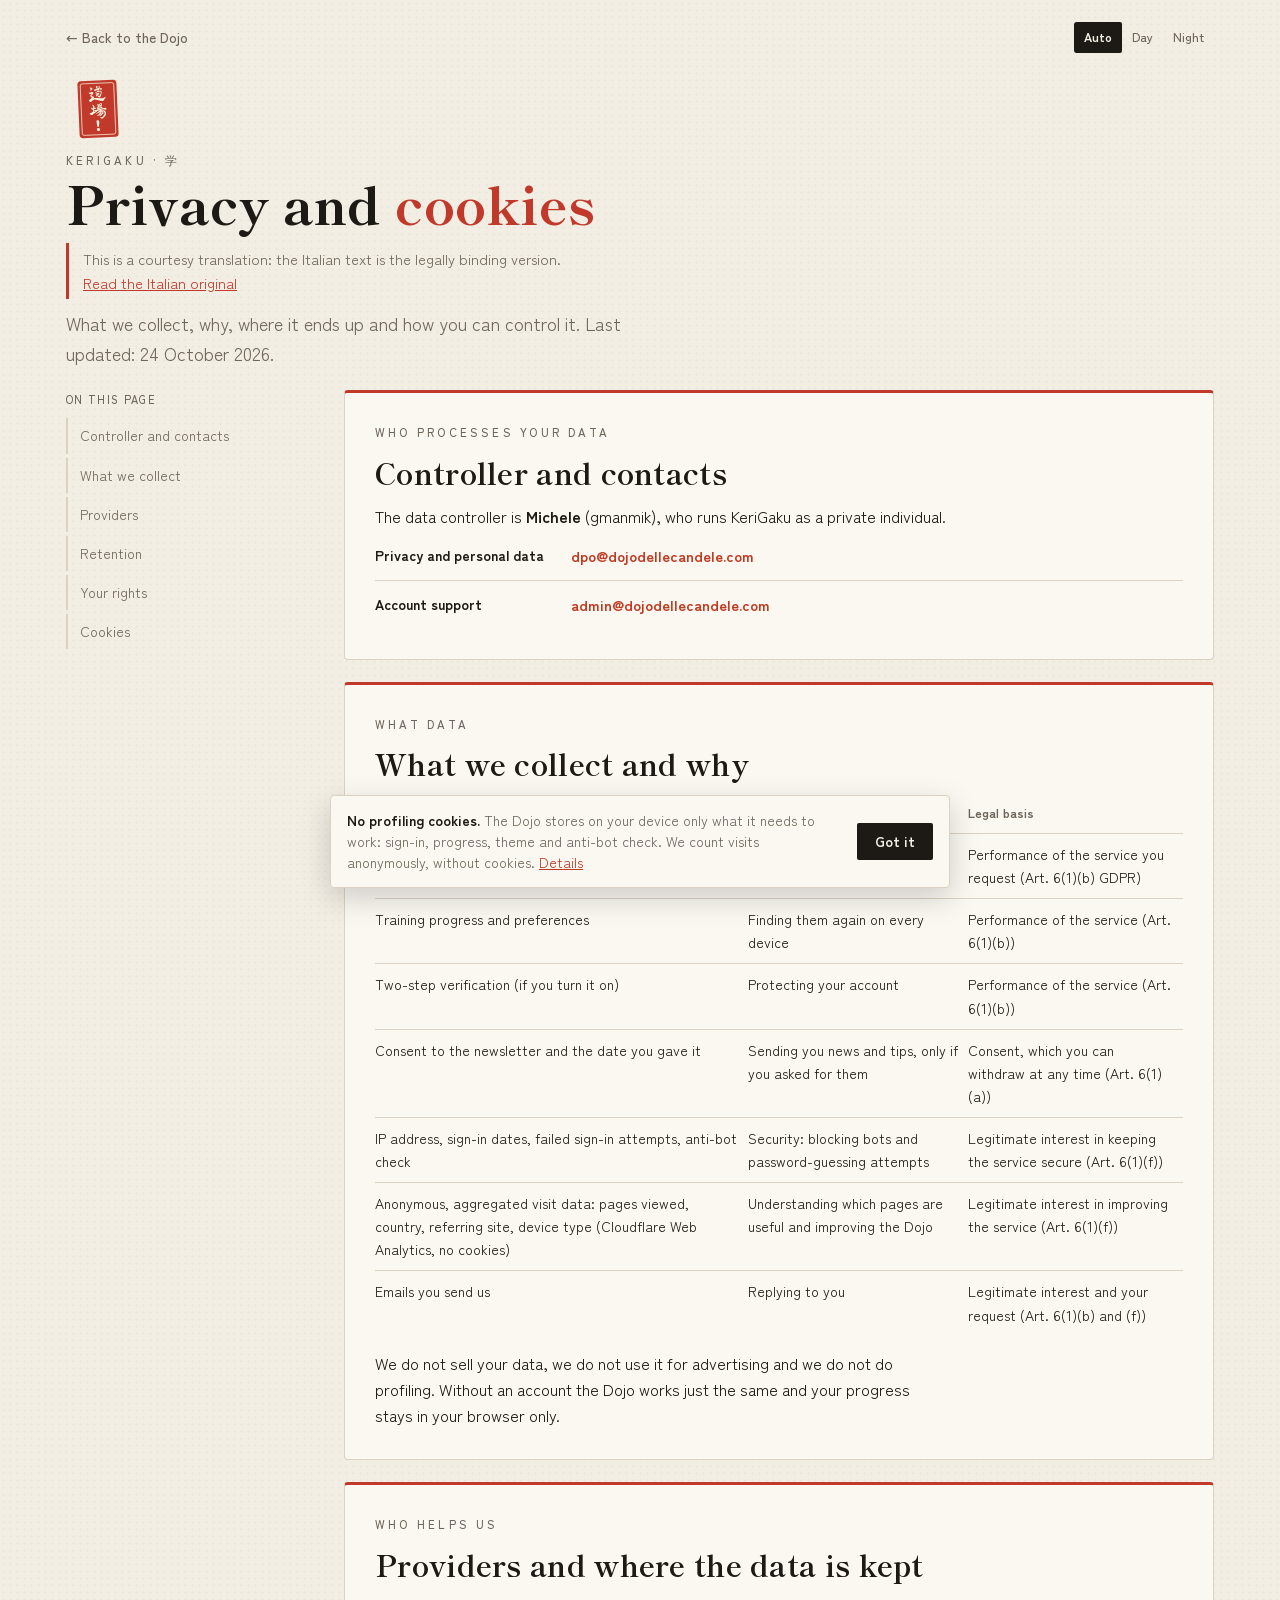
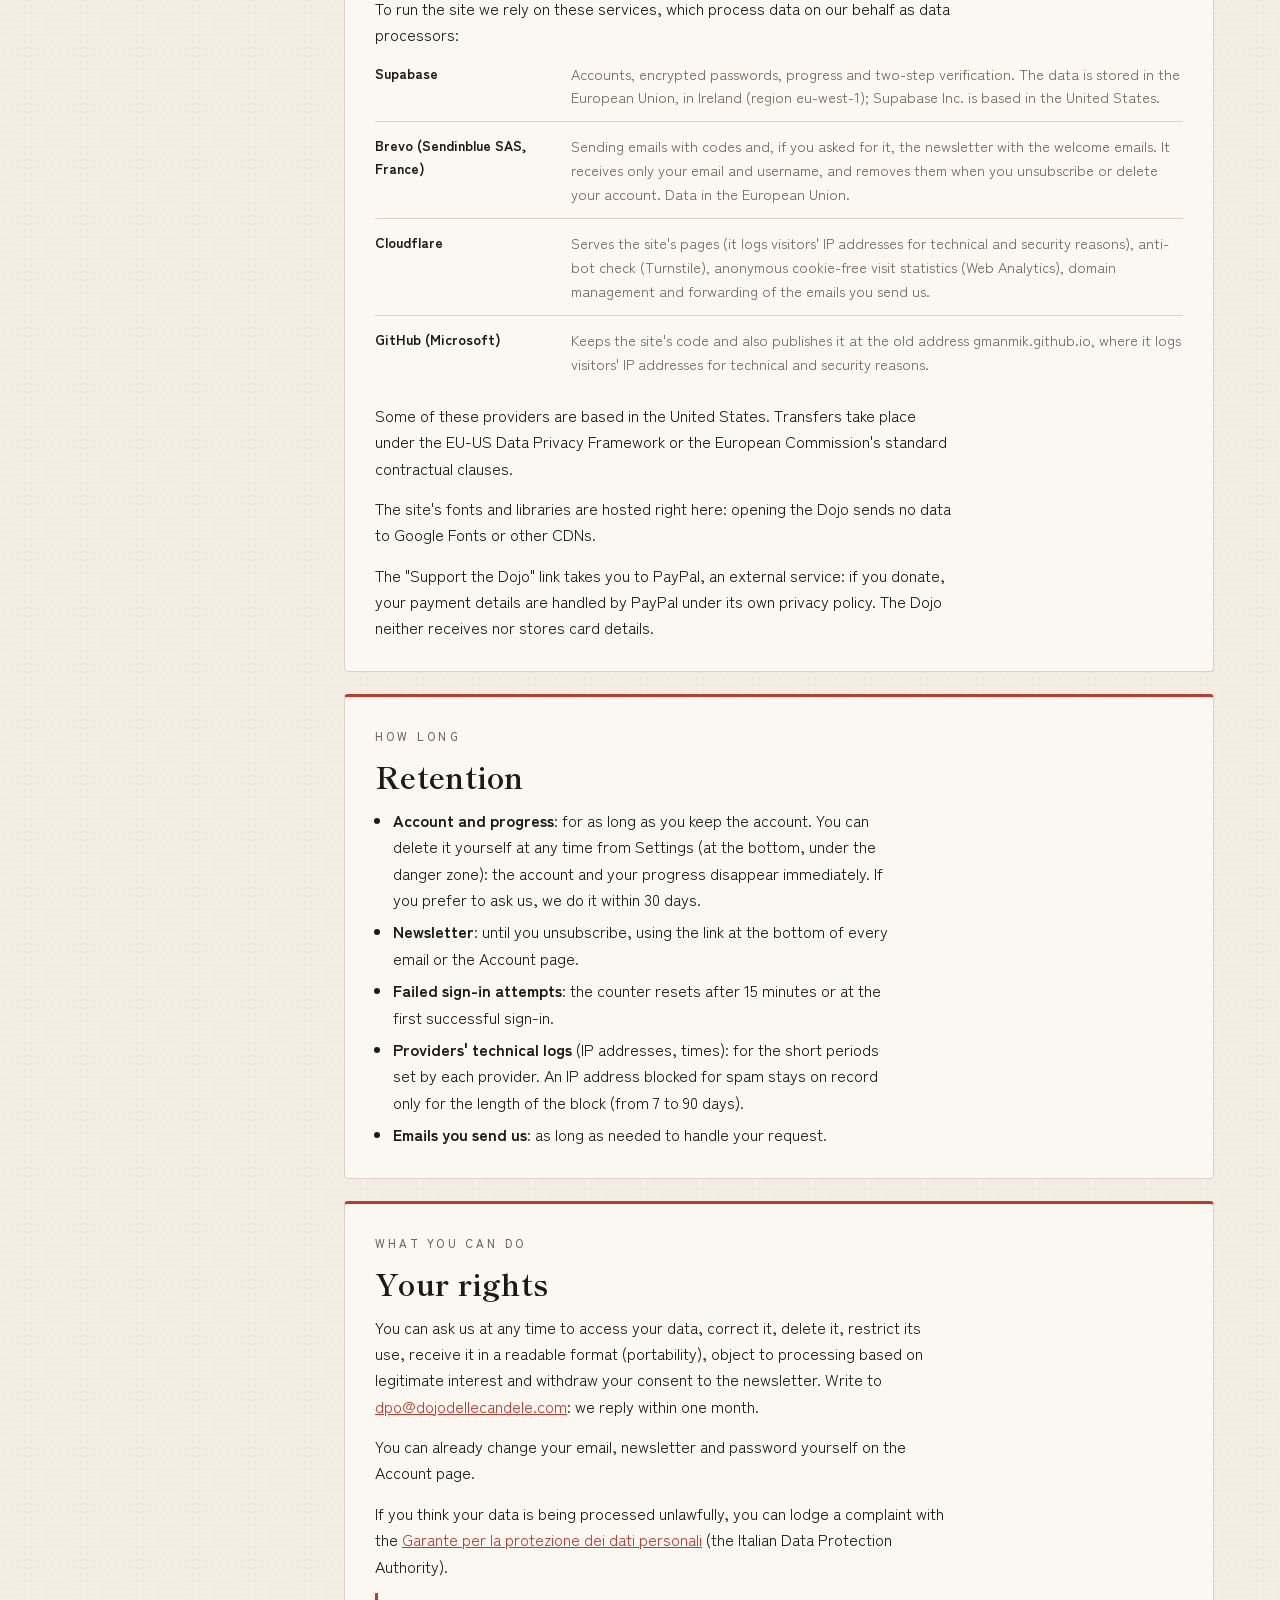
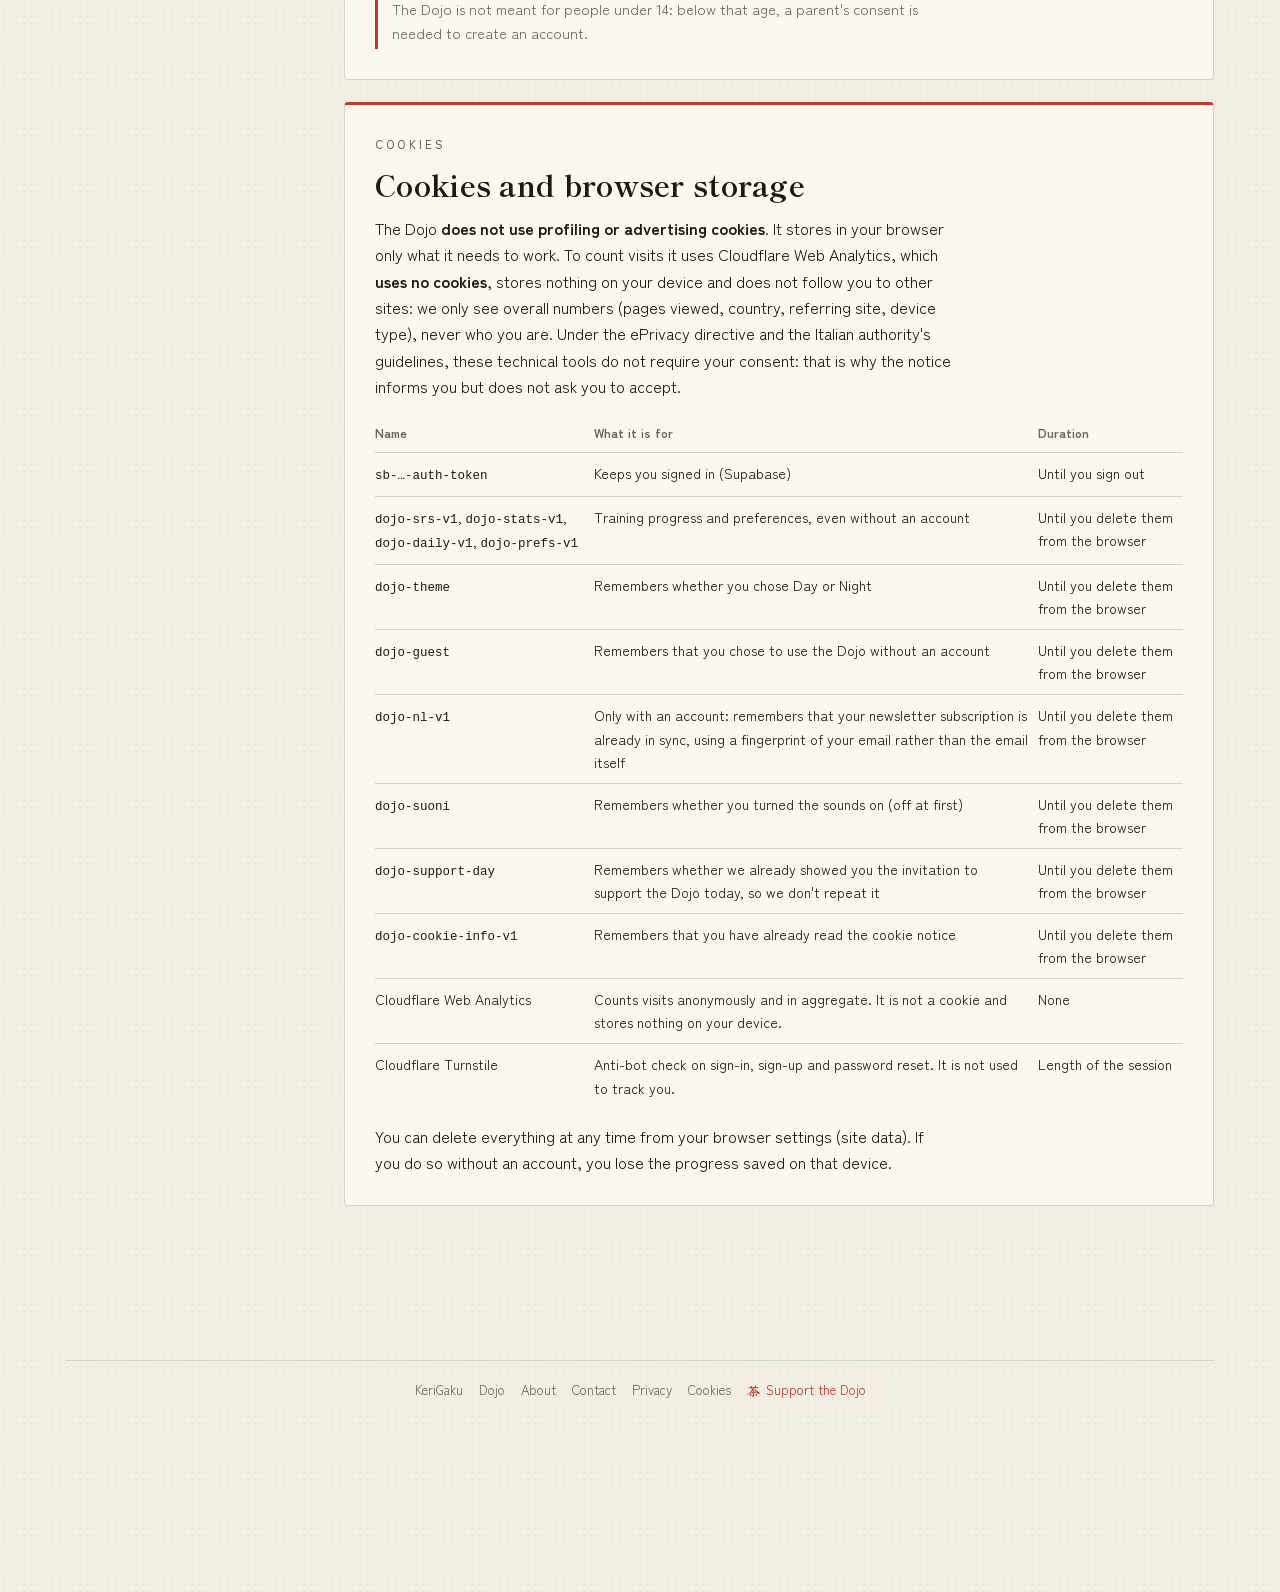
<file: privacy.html>
<!doctype html>
<html lang="it">
<head>
<meta charset="utf-8">
<script src="theme-init.js"></script>
<script src="lingua.js"></script>
<meta name="viewport" content="width=device-width,initial-scale=1,viewport-fit=cover">
<title>KeriGaku · Privacy e cookie</title>
<meta name="description" content="Informativa privacy e cookie di KeriGaku.">
<link rel="icon" href="favicon.svg" type="image/svg+xml">
<link rel="icon" href="favicon-32.png" sizes="32x32" type="image/png">
<link rel="apple-touch-icon" href="apple-touch-icon.png">
<link rel="manifest" href="manifest.webmanifest">
<link rel="stylesheet" href="fonts.css">
<link rel="stylesheet" href="tasti-hover.css">
<link rel="stylesheet" href="pagine-larghe.css">
<style>
/* Layout: one reading column on the dojo's chart-paper; two chapters, About and Crediti. */
:root{color-scheme:light}
@media (prefers-color-scheme: dark){:root:not([data-theme="light"]){color-scheme:dark}}
:root[data-theme="dark"]{color-scheme:dark}
*{box-sizing:border-box}
html{padding-top:env(safe-area-inset-top,0px);padding-bottom:env(safe-area-inset-bottom,0px)}
body{margin:0;background:var(--paper);color:var(--ink);font-family:var(--body);font-size:16px;line-height:1.6;
  background-image:linear-gradient(var(--grid) 1px,transparent 1px),linear-gradient(90deg,var(--grid) 1px,transparent 1px);background-size:24px 24px}
.wrap{max-width:760px;margin:0 auto;padding-block:20px 56px;padding-left:max(16px, env(safe-area-inset-left, 0px));padding-right:max(16px, env(safe-area-inset-right, 0px));display:grid;gap:22px}
.topbar{display:flex;justify-content:space-between;align-items:center;gap:10px;flex-wrap:wrap}
.back{font-weight:600;font-size:14px;border:1px solid var(--line);background:var(--card);color:var(--ink);padding:7px 14px 7px 11px;border-radius:999px;text-decoration:none}
.seg{display:inline-flex;border:1px solid var(--line);border-radius:8px;overflow:hidden;background:var(--card)}
.seg button{font:inherit;font-size:12.5px;font-weight:500;border:0;background:transparent;color:var(--muted);padding:5px 10px;cursor:pointer}
.seg button+button{border-left:1px solid var(--line)}
.seg button[aria-pressed="true"]{background:var(--accent-soft);color:var(--accent);font-weight:600}
button:focus-visible,a:focus-visible{outline:2px solid var(--accent);outline-offset:2px}
.eyebrow{font-family:var(--mono);font-size:11px;letter-spacing:.12em;text-transform:uppercase;color:var(--muted)}
h1{font-family:var(--display);font-weight:400;font-size:clamp(34px,6vw,52px);line-height:1.02;margin:6px 0 0;text-wrap:balance}
h1 em{font-style:normal;color:var(--bull)}
h2{font-family:var(--display);font-weight:400;font-size:clamp(24px,4vw,30px);line-height:1.1;margin:0;text-wrap:balance}
h3{font-size:16px;margin:0}
p{margin:0;max-width:65ch}
a{color:var(--accent)}
.lead{color:var(--muted);font-size:clamp(16px,2.4vw,18px)}
.chapter{background:var(--card);border:1px solid var(--line);border-radius:14px;padding:clamp(18px,4vw,30px);display:grid;gap:14px;scroll-margin-top:16px}
.steps{display:grid;gap:10px;margin:0;padding:0;list-style:none}
.steps li{display:grid;grid-template-columns:auto minmax(0,1fr);gap:4px 12px;align-items:baseline}
.steps .n{font-family:var(--mono);font-size:12px;color:var(--muted);min-width:20px}
.boxes{display:flex;flex-wrap:wrap;gap:6px;margin-top:2px}
.boxes span{font-family:var(--mono);font-size:12px;border:1px solid var(--line);border-radius:6px;padding:2px 8px;background:var(--well);font-variant-numeric:tabular-nums}
.boxes span:nth-child(n+4){border-color:var(--bull);color:var(--bull)}
.tbl{width:100%;border-collapse:collapse;font-size:14px}
.tbl th,.tbl td{text-align:left;vertical-align:top;padding:9px 10px 9px 0;border-top:1px solid var(--line)}
.tbl th{font-weight:600;font-size:12.5px;color:var(--muted);border-top:0}
.tbl code{font-family:var(--mono);font-size:12.5px}
ul.plain{margin:0;padding-left:18px;display:grid;gap:6px;max-width:65ch}
.note{border-left:3px solid var(--hl-line);padding:4px 0 4px 14px;color:var(--muted);font-size:14.5px}
.credits{display:grid;gap:0;margin:0}
.credits div{display:grid;grid-template-columns:minmax(0,180px) minmax(0,1fr);gap:4px 16px;padding:12px 0;border-top:1px solid var(--line)}
.credits div:first-child{border-top:0;padding-top:0}
.credits dt{font-weight:600;font-size:14px}
.credits dd{margin:0;font-size:14.5px;color:var(--muted)}
.credits dd b{color:var(--ink);font-weight:600}
.credits dd a{color:var(--accent);text-decoration:none}
.credits dd a b{color:inherit}
.sitefoot{display:flex;gap:6px 16px;flex-wrap:wrap;justify-content:center;font-size:13px;color:var(--muted)}
.sitefoot a{color:var(--muted)}
@media (max-width:600px){
  .tbl thead{display:none}
  .tbl tr{display:grid;padding:8px 0;border-top:1px solid var(--line)}
  .tbl td{border:0;padding:2px 0}
  body{background-image:none;font-size:15.5px}
  .credits div{grid-template-columns:minmax(0,1fr)}
}
</style>
<style>
/* Grafica Sumi per le pagine secondarie (About, Privacy, Admin): carta washi, inchiostro, timbro vermiglio.
   Viene dopo lo stile della pagina e ne ridefinisce colori, caratteri e forme. */
:root{
  --paper:#F3EEE4; --grain:rgba(60,40,10,.035); --grid:transparent; --card:#FBF8F2; --well:#F7F2E9;
  --ink:#1D1A16; --muted:#6E665A; --line:#DCD2C1; --line2:#C9BDA8;
  --bull:#2E6A4E; --bull-soft:#E1EBDF; --bear:#BF3A22; --bear-soft:#F5E0D7;
  --accent:#BF3A22; --accent-soft:#F5E0D7; --hl:#F1E6C6; --hl-line:#B8963E; --seal:#C0392B; --seal-ink:#FFFFFF;
  --display:"Shippori Mincho", "Hiragino Mincho ProN", Georgia, serif;
  --body:"Zen Kaku Gothic New", system-ui, -apple-system, "Segoe UI", sans-serif;
  --mono:"Zen Kaku Gothic New", system-ui, sans-serif;
}
@media (prefers-color-scheme: dark){:root:not([data-theme="light"]){
  --paper:#15130F; --grain:rgba(255,240,210,.03); --grid:transparent; --card:#201C17; --well:#1A1713;
  --ink:#F4EEE3; --muted:#C4BBAC; --line:#4D463B; --line2:#6A6152;
  --bull:#86C29C; --bull-soft:#20302A; --bear:#EE7B59; --bear-soft:#3A221B;
  --accent:#E8714F; --accent-soft:#35201A; --hl:#2E2817; --hl-line:#9C8236; --seal:#D9503A; --seal-ink:#FFFFFF; color-scheme:dark}}
:root[data-theme="dark"]{
  --paper:#15130F; --grain:rgba(255,240,210,.03); --grid:transparent; --card:#201C17; --well:#1A1713;
  --ink:#F4EEE3; --muted:#C4BBAC; --line:#4D463B; --line2:#6A6152;
  --bull:#86C29C; --bull-soft:#20302A; --bear:#EE7B59; --bear-soft:#3A221B;
  --accent:#E8714F; --accent-soft:#35201A; --hl:#2E2817; --hl-line:#9C8236; --seal:#D9503A; --seal-ink:#FFFFFF; color-scheme:dark}
body{line-height:1.65;background-image:radial-gradient(var(--grain) 1px,transparent 1.2px)!important;background-size:7px 7px!important}
h1,h2,.gate h2,.tile .v{font-family:var(--display);font-weight:800;letter-spacing:.01em}
h2{font-weight:700}
h1 em{color:var(--seal)}
h3{font-family:var(--display);font-weight:700}
.eyebrow{font-family:var(--body);font-weight:500;font-size:11.5px;letter-spacing:.28em}
a{color:var(--seal)}
button:focus-visible,a:focus-visible,input:focus-visible{outline-color:var(--seal)}
.back{border:0;background:none;padding:6px 0;color:var(--muted);font-weight:500;border-radius:0}
.back:hover{color:var(--ink)}
.seg,.themes{border:0;border-radius:2px;background:transparent}
.seg button{border-radius:2px}
.seg button+button{border-left:0}
.seg button[aria-pressed="true"]{background:var(--ink);color:var(--paper);font-weight:700}
.chapter,.panel{border-radius:4px;border-color:var(--line)}
.chapter{border-top:3px solid var(--seal)}
.note{border-left-color:var(--seal)}
.boxes span{font-family:var(--body);border-radius:2px;border-color:var(--line2)}
.steps .n{font-family:var(--display);font-weight:800;color:var(--seal)}
.credits div,.tbl th,.tbl td,.tbl tr{border-color:var(--line)}
.tbl code,.secret,.exportbox textarea{font-family:ui-monospace,Menlo,Consolas,monospace}
.sitefoot{padding-top:18px;border-top:1px solid var(--line)}
.sitefoot a{text-decoration:none}
.sitefoot a:hover{color:var(--seal)}
/* admin */
.btn{border-radius:2px;font-weight:700;letter-spacing:.02em}
.btn:hover:not(:disabled){background:var(--seal);color:var(--seal-ink)}
.btn.ghost{border:1px solid var(--line2)}
.btn.ghost:hover:not(:disabled){background:var(--well);color:var(--ink)}
input,.exportbox textarea,.confirm{border-radius:2px;border-width:1px;border-color:var(--line2)}
.chip{border-radius:2px;font-weight:700}
.chip.me{border-color:var(--line2)}
.dots i{border-radius:50%}
.legend i{border-radius:50%}
.tile{border-top:3px solid var(--seal)}
.gate{border-top:3px solid var(--seal)}
/* Tasto «Sostieni il Dojo» (grafica Sumi). Usa solo le variabili già presenti nel sito:
   --seal, --seal-ink, --muted, --line, --display, --body. */
.support{display:inline-flex;align-items:center;gap:10px;font-family:var(--body);font-weight:700;font-size:14.5px;letter-spacing:.03em;
  color:var(--seal);background:transparent;border:1.5px solid var(--seal);border-radius:2px;padding:7px 16px 7px 7px;text-decoration:none;
  transition:background .15s,color .15s}
.support .cha{display:grid;place-items:center;width:26px;height:26px;border-radius:3px;background:var(--seal);color:var(--seal-ink);
  font-family:var(--display);font-weight:800;font-size:16px;line-height:1;transform:rotate(-3deg)}
.support:hover{background:var(--seal);color:var(--seal-ink)}
.support:hover .cha{background:var(--seal-ink);color:var(--seal)}
.support:focus-visible{outline:2px solid var(--seal);outline-offset:3px}
/* nel piè di pagina: un link discreto con il piccolo 茶 */
.sitefoot .foot-support{display:inline-flex;align-items:center;gap:6px;color:var(--seal)!important;text-decoration:none}
.sitefoot .foot-support .cha{font-family:var(--display);font-weight:800;font-size:13px;line-height:1}
.sitefoot .foot-support:hover{text-decoration:underline;text-underline-offset:3px}
/* fine del Ripasso del giorno: una riga piccola, mai un popup */
.support-line{display:flex;align-items:center;justify-content:space-between;gap:10px 16px;flex-wrap:wrap;border-top:1px dashed var(--line2,var(--line));padding-top:14px;margin-top:4px}
.support-line p{margin:0;font-size:13.5px;color:var(--muted);max-width:52ch}
.support-line .support{font-size:13.5px;padding:5px 14px 5px 5px}
.support-line .support .cha{width:22px;height:22px;font-size:14px}
@media (max-width:600px){.support-line .support{width:100%;justify-content:center}}
</style>
</head>
<body>
<div class="wrap">
  <div class="topbar">
    <a class="back" href="./">← Torna al Dojo</a>
    <div class="seg themes" id="themeSeg" role="group" aria-label="Tema">
      <button type="button" data-t="auto" title="Segue il giorno o la notte del tuo dispositivo">Auto</button><button type="button" data-t="light">Giorno</button><button type="button" data-t="dark">Notte</button>
    </div>
  </div>

  <header>
    <img src="logo.svg" alt="" height="64" style="display:block;margin-bottom:10px;width:auto">
    <div class="eyebrow">KeriGaku · 学</div>
    <h1>Privacy e <em>cookie</em></h1>
    <p class="note" style="margin:14px 0 4px" data-solo-tradotto hidden>Questa è una traduzione di cortesia: fa fede il testo in italiano. <a href="?lang=it" data-set-lang="it">Leggi l'originale in italiano</a></p>
    <p class="lead" style="margin-top:10px">Cosa raccogliamo, perché, dove finisce e come puoi controllarlo. Ultimo aggiornamento: 24 ottobre 2026.</p>
  </header>

  <nav class="toc" aria-label="Indice della pagina"><b>In questa pagina</b><a href="#titolare">Titolare e contatti</a><a href="#dati">Cosa raccogliamo</a><a href="#fornitori">Fornitori</a><a href="#conservazione">Conservazione</a><a href="#diritti">I tuoi diritti</a><a href="#cookie">Cookie</a></nav>
  <section class="chapter" id="titolare">
    <div class="eyebrow">Chi tratta i tuoi dati</div>
    <h2>Titolare e contatti</h2>
    <p>Titolare del trattamento è <b>Michele</b> (gmanmik), che gestisce KeriGaku a titolo personale.</p>
    <dl class="credits">
      <div><dt>Privacy e dati personali</dt><dd><a href="mailto:dpo@dojodellecandele.com"><b>dpo@dojodellecandele.com</b></a></dd></div>
      <div><dt>Assistenza sull'account</dt><dd><a href="mailto:admin@dojodellecandele.com"><b>admin@dojodellecandele.com</b></a></dd></div>
    </dl>
  </section>

  <section class="chapter" id="dati">
    <div class="eyebrow">Quali dati</div>
    <h2>Cosa raccogliamo e perché</h2>
    <table class="tbl">
      <thead><tr><th>Dati</th><th>Perché</th><th>Base giuridica</th></tr></thead>
      <tbody>
        <tr><td>Username, email, password (salvata solo in forma cifrata)</td><td>Creare l'account e farti accedere</td><td>Esecuzione del servizio che chiedi (art. 6.1.b GDPR)</td></tr>
        <tr><td>Progressi di allenamento e preferenze</td><td>Ritrovarli su ogni dispositivo</td><td>Esecuzione del servizio (art. 6.1.b)</td></tr>
        <tr><td>Verifica in due passaggi (se la attivi)</td><td>Proteggere il tuo account</td><td>Esecuzione del servizio (art. 6.1.b)</td></tr>
        <tr><td>Consenso alla newsletter e data in cui l'hai dato</td><td>Mandarti novità e consigli, solo se l'hai chiesto</td><td>Consenso, revocabile quando vuoi (art. 6.1.a)</td></tr>
        <tr><td>Indirizzo IP, data degli accessi, tentativi di accesso sbagliati, controllo anti-robot</td><td>Sicurezza: bloccare bot e tentativi di indovinare le password</td><td>Legittimo interesse alla sicurezza del servizio (art. 6.1.f)</td></tr>
        <tr><td>Dati anonimi e aggregati sulle visite: pagine viste, paese, sito di provenienza, tipo di dispositivo (Cloudflare Web Analytics, senza cookie)</td><td>Capire quali pagine servono e migliorare il Dojo</td><td>Legittimo interesse a migliorare il servizio (art. 6.1.f)</td></tr>
        <tr><td>Email che ci scrivi</td><td>Risponderti</td><td>Legittimo interesse e tua richiesta (art. 6.1.b e f)</td></tr>
      </tbody>
    </table>
    <p>Non vendiamo i tuoi dati, non li usiamo per pubblicità e non facciamo profilazione. Senza account il Dojo funziona lo stesso e i progressi restano solo nel tuo browser.</p>
  </section>

  <section class="chapter" id="fornitori">
    <div class="eyebrow">Chi ci aiuta</div>
    <h2>Fornitori e dove stanno i dati</h2>
    <p>Per far funzionare il sito ci appoggiamo a questi servizi, che trattano i dati per nostro conto come responsabili del trattamento:</p>
    <dl class="credits">
      <div><dt>Supabase</dt><dd>Account, password cifrate, progressi e verifica in due passaggi. I dati sono conservati nell'Unione europea, in Irlanda (regione eu-west-1); Supabase Inc. ha sede negli Stati Uniti.</dd></div>
      <div><dt>Brevo (Sendinblue SAS, Francia)</dt><dd>Invio delle email con i codici e, se l'hai chiesta, della newsletter con le email di benvenuto. Riceve solo la tua email e il nome utente, e li toglie quando ti disiscrivi o cancelli l'account. Dati nell'Unione europea.</dd></div>
      <div><dt>Cloudflare</dt><dd>Pubblica le pagine del sito (registra l'indirizzo IP di chi visita per motivi tecnici e di sicurezza), controllo anti-robot (Turnstile), statistiche anonime delle visite senza cookie (Web Analytics), gestione del dominio e inoltro delle email che ci scrivi.</dd></div>
      <div><dt>GitHub (Microsoft)</dt><dd>Conserva il codice del sito e lo pubblica anche al vecchio indirizzo gmanmik.github.io, dove registra l'indirizzo IP di chi visita per motivi tecnici e di sicurezza.</dd></div>
    </dl>
    <p>Alcuni di questi fornitori hanno sede negli Stati Uniti. I trasferimenti avvengono sulla base del Data Privacy Framework UE-USA o delle clausole contrattuali standard della Commissione europea.</p>
    <p>I caratteri e le librerie del sito sono ospitati direttamente qui: aprire il Dojo non manda dati a Google Fonts o ad altre CDN.</p>
    <p>Il link "Sostieni il Dojo" porta a PayPal, un servizio esterno: se doni, i tuoi dati di pagamento li tratta PayPal secondo la sua informativa. Il Dojo non riceve né conserva dati della carta.</p>
  </section>

  <section class="chapter" id="conservazione">
    <div class="eyebrow">Per quanto tempo</div>
    <h2>Conservazione</h2>
    <ul class="plain">
      <li><b>Account e progressi</b>: finché tieni l'account. Puoi eliminarlo da solo, in qualsiasi momento, da Impostazioni (in fondo, sotto la danger zone): account e progressi spariscono subito. Se preferisci chiederlo a noi, lo facciamo entro 30 giorni.</li>
      <li><b>Newsletter</b>: finché non ti disiscrivi, dal link in fondo a ogni email o dalla pagina Account.</li>
      <li><b>Tentativi di accesso sbagliati</b>: il contatore si azzera dopo 15 minuti o al primo accesso riuscito.</li>
      <li><b>Registri tecnici dei fornitori</b> (indirizzi IP, orari): per i tempi brevi previsti da ciascun fornitore. Un indirizzo IP bloccato per spam resta registrato solo per la durata del blocco (da 7 a 90 giorni).</li>
      <li><b>Email che ci scrivi</b>: il tempo necessario a gestire la richiesta.</li>
    </ul>
  </section>

  <section class="chapter" id="diritti">
    <div class="eyebrow">Cosa puoi fare</div>
    <h2>I tuoi diritti</h2>
    <p>Puoi chiederci in qualsiasi momento di accedere ai tuoi dati, correggerli, cancellarli, limitarne l'uso, riceverli in un formato leggibile (portabilità), opporti ai trattamenti basati sul legittimo interesse e revocare il consenso alla newsletter. Scrivi a <a href="mailto:dpo@dojodellecandele.com">dpo@dojodellecandele.com</a>: rispondiamo entro un mese.</p>
    <p>Email, newsletter e password le puoi già cambiare da solo nella pagina Account.</p>
    <p>Se pensi che i tuoi dati siano trattati in modo scorretto puoi presentare reclamo al <a href="https://www.garanteprivacy.it" rel="noopener">Garante per la protezione dei dati personali</a>.</p>
    <p class="note">Il Dojo non è pensato per chi ha meno di 14 anni: sotto questa età serve il consenso di un genitore per creare un account.</p>
  </section>

  <section class="chapter" id="cookie">
    <div class="eyebrow">Cookie</div>
    <h2>Cookie e memoria del browser</h2>
    <p>Il Dojo <b>non usa cookie di profilazione o pubblicità</b>. Salva nel tuo browser solo ciò che serve a farlo funzionare. Per contare le visite usa Cloudflare Web Analytics, che <b>non usa cookie</b>, non salva nulla sul tuo dispositivo e non ti segue su altri siti: vediamo solo numeri complessivi (pagine viste, paese, sito di provenienza, tipo di dispositivo), mai chi sei. Questi strumenti tecnici, per la direttiva ePrivacy e le linee guida del Garante, non richiedono il tuo consenso: per questo l'avviso ti informa ma non ti chiede di accettare.</p>
    <table class="tbl">
      <thead><tr><th>Nome</th><th>A cosa serve</th><th>Durata</th></tr></thead>
      <tbody>
        <tr><td><code>sb-…-auth-token</code></td><td>Tiene aperto il tuo accesso (Supabase)</td><td>Fino a quando esci</td></tr>
        <tr><td><code>dojo-srs-v1</code>, <code>dojo-stats-v1</code>, <code>dojo-daily-v1</code>, <code>dojo-prefs-v1</code></td><td>Progressi e preferenze di allenamento, anche senza account</td><td>Finché non li cancelli dal browser</td></tr>
        <tr><td><code>dojo-theme</code></td><td>Ricorda se hai scelto Giorno o Notte</td><td>Finché non li cancelli dal browser</td></tr>
        <tr><td><code>dojo-guest</code></td><td>Ricorda che hai scelto di usare il Dojo senza account</td><td>Finché non li cancelli dal browser</td></tr>
        <tr><td><code>dojo-nl-v1</code></td><td>Solo con l'account: ricorda che la tua iscrizione alla newsletter è già allineata, con un'impronta dell'email e non l'email stessa</td><td>Finché non li cancelli dal browser</td></tr>
        <tr><td><code>dojo-suoni</code></td><td>Ricorda se hai acceso i suoni (spenti all'inizio)</td><td>Finché non li cancelli dal browser</td></tr>
        <tr><td><code>dojo-support-day</code></td><td>Ricorda se oggi ti abbiamo già mostrato l'invito a sostenere il Dojo, per non ripeterlo</td><td>Finché non li cancelli dal browser</td></tr>
        <tr><td><code>dojo-cookie-info-v1</code></td><td>Ricorda che hai già letto l'avviso sui cookie</td><td>Finché non li cancelli dal browser</td></tr>
        <tr><td>Cloudflare Web Analytics</td><td>Conta le visite in forma anonima e aggregata. Non è un cookie e non salva nulla sul dispositivo.</td><td>Nessuna</td></tr>
        <tr><td>Cloudflare Turnstile</td><td>Controllo anti-robot su accesso, registrazione e reset della password. Non serve a tracciarti.</td><td>Durata della sessione</td></tr>
      </tbody>
    </table>
    <p>Puoi cancellare tutto in qualsiasi momento dalle impostazioni del browser (dati dei siti). Se lo fai senza account, perdi i progressi salvati su quel dispositivo.</p>
  </section>

  <footer class="sitefoot"><span>KeriGaku</span><a href="./">Dojo</a><a href="about.html">About</a><a href="about.html#contatti">Contatti</a><a href="#titolare">Privacy</a><a href="#cookie">Cookie</a><a class="foot-support" href="https://paypal.me/Gmanmik" target="_blank" rel="noopener noreferrer"><span class="cha" aria-hidden="true">茶</span>Sostieni il Dojo</a></footer>
</div>
<script src="theme.js"></script>
<script src="cookie.js" defer></script>
</body>
</html>
</file>
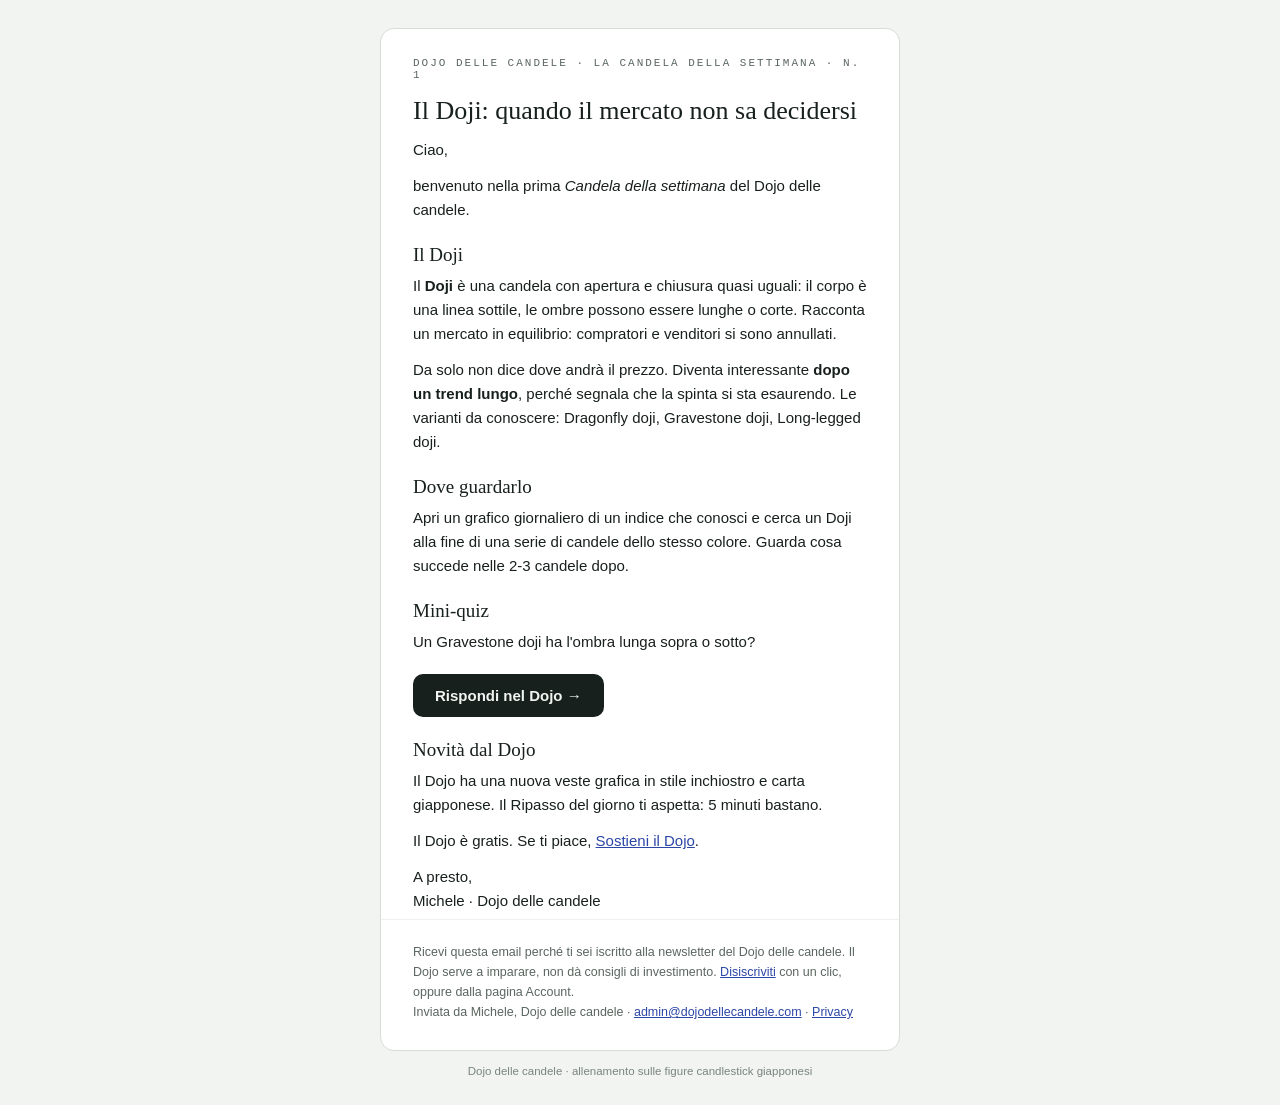
<file: newsletter/newsletter-01-doji.html>
<!doctype html>
<html lang="it">
<head>
<meta charset="utf-8">
<meta name="viewport" content="width=device-width,initial-scale=1">
<meta name="color-scheme" content="light">
<title>Il Doji: quando il mercato non sa decidersi</title>
</head>
<body style="margin:0;padding:0;background:#F1F4F0;">
<div style="display:none;max-height:0;overflow:hidden;opacity:0;">Una candela, cinque righe, un quiz. 2 minuti.</div>
<table role="presentation" width="100%" cellpadding="0" cellspacing="0" border="0" style="background:#F1F4F0;">
<tr><td align="center" style="padding:28px 12px;">
<table role="presentation" width="100%" cellpadding="0" cellspacing="0" border="0" style="max-width:520px;background:#FFFFFF;border:1px solid #D7DDD8;border-radius:14px;">
<tr><td style="padding:28px 32px 0 32px;font-family:'Courier New',Courier,monospace;font-size:11px;letter-spacing:2px;text-transform:uppercase;color:#5A6660;">Dojo delle candele &middot; la candela della settimana &middot; n. 1</td></tr>
<tr><td style="padding:14px 32px 6px 32px;font-family:Georgia,'Times New Roman',serif;font-size:26px;line-height:1.2;color:#17201C;">Il Doji: quando il mercato non sa decidersi</td></tr>
<tr><td style="padding:6px 32px 6px 32px;font-family:Helvetica,Arial,sans-serif;font-size:15px;line-height:1.6;color:#17201C;">Ciao,</td></tr><tr><td style="padding:6px 32px 6px 32px;font-family:Helvetica,Arial,sans-serif;font-size:15px;line-height:1.6;color:#17201C;">benvenuto nella prima <i>Candela della settimana</i> del Dojo delle candele.</td></tr><tr><td style="padding:16px 32px 2px 32px;font-family:Georgia,'Times New Roman',serif;font-size:19px;color:#17201C;">Il Doji</td></tr><tr><td style="padding:6px 32px 6px 32px;font-family:Helvetica,Arial,sans-serif;font-size:15px;line-height:1.6;color:#17201C;">Il <b>Doji</b> è una candela con apertura e chiusura quasi uguali: il corpo è una linea sottile, le ombre possono essere lunghe o corte. Racconta un mercato in equilibrio: compratori e venditori si sono annullati.</td></tr><tr><td style="padding:6px 32px 6px 32px;font-family:Helvetica,Arial,sans-serif;font-size:15px;line-height:1.6;color:#17201C;">Da solo non dice dove andrà il prezzo. Diventa interessante <b>dopo un trend lungo</b>, perché segnala che la spinta si sta esaurendo. Le varianti da conoscere: Dragonfly doji, Gravestone doji, Long-legged doji.</td></tr><tr><td style="padding:16px 32px 2px 32px;font-family:Georgia,'Times New Roman',serif;font-size:19px;color:#17201C;">Dove guardarlo</td></tr><tr><td style="padding:6px 32px 6px 32px;font-family:Helvetica,Arial,sans-serif;font-size:15px;line-height:1.6;color:#17201C;">Apri un grafico giornaliero di un indice che conosci e cerca un Doji alla fine di una serie di candele dello stesso colore. Guarda cosa succede nelle 2-3 candele dopo.</td></tr><tr><td style="padding:16px 32px 2px 32px;font-family:Georgia,'Times New Roman',serif;font-size:19px;color:#17201C;">Mini-quiz</td></tr><tr><td style="padding:6px 32px 6px 32px;font-family:Helvetica,Arial,sans-serif;font-size:15px;line-height:1.6;color:#17201C;">Un Gravestone doji ha l'ombra lunga sopra o sotto?</td></tr><tr><td style="padding:14px 32px 6px 32px;"><table role="presentation" cellpadding="0" cellspacing="0" border="0"><tr><td style="background:#17201C;border-radius:10px;"><a href="https://dojodellecandele.com/" style="display:inline-block;padding:13px 22px;font-family:Helvetica,Arial,sans-serif;font-size:15px;font-weight:bold;color:#F1F4F0;text-decoration:none;">Rispondi nel Dojo &rarr;</a></td></tr></table></td></tr><tr><td style="padding:16px 32px 2px 32px;font-family:Georgia,'Times New Roman',serif;font-size:19px;color:#17201C;">Novità dal Dojo</td></tr><tr><td style="padding:6px 32px 6px 32px;font-family:Helvetica,Arial,sans-serif;font-size:15px;line-height:1.6;color:#17201C;">Il Dojo ha una nuova veste grafica in stile inchiostro e carta giapponese. Il Ripasso del giorno ti aspetta: 5 minuti bastano.</td></tr><tr><td style="padding:6px 32px 6px 32px;font-family:Helvetica,Arial,sans-serif;font-size:15px;line-height:1.6;color:#17201C;">Il Dojo è gratis. Se ti piace, <a href="https://paypal.me/Gmanmik" style="color:#2C46A6;">Sostieni il Dojo</a>.</td></tr><tr><td style="padding:6px 32px 6px 32px;font-family:Helvetica,Arial,sans-serif;font-size:15px;line-height:1.6;color:#17201C;">A presto,<br>Michele &middot; Dojo delle candele</td></tr>
<tr><td style="padding:22px 32px 28px 32px;font-family:Helvetica,Arial,sans-serif;font-size:12.5px;line-height:1.6;color:#5A6660;border-top:1px solid #EEF1EE;">Ricevi questa email perché ti sei iscritto alla newsletter del Dojo delle candele. Il Dojo serve a imparare, non dà consigli di investimento. <a href="{{ unsubscribe }}" style="color:#2C46A6;">Disiscriviti</a> con un clic, oppure dalla pagina Account.<br>Inviata da Michele, Dojo delle candele &middot; <a href="mailto:admin@dojodellecandele.com" style="color:#2C46A6;">admin@dojodellecandele.com</a> &middot; <a href="https://dojodellecandele.com/privacy.html" style="color:#2C46A6;">Privacy</a></td></tr>
</table>
<p style="font-family:Helvetica,Arial,sans-serif;font-size:11.5px;color:#7A857F;margin:14px 0 0 0;">Dojo delle candele &middot; allenamento sulle figure candlestick giapponesi</p>
</td></tr>
</table>
</body>
</html>
</file>
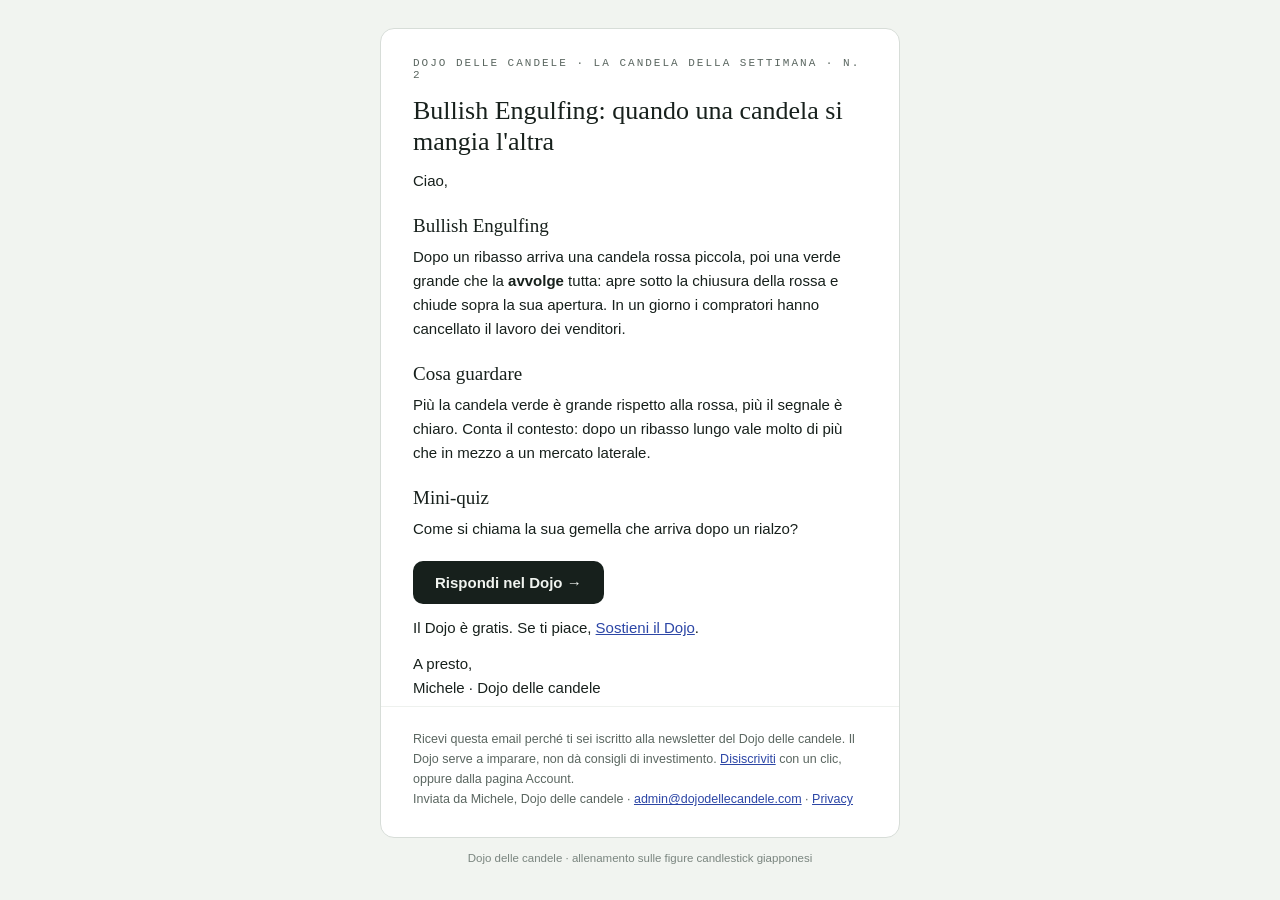
<file: newsletter/newsletter-02-engulfing.html>
<!doctype html>
<html lang="it">
<head>
<meta charset="utf-8">
<meta name="viewport" content="width=device-width,initial-scale=1">
<meta name="color-scheme" content="light">
<title>Bullish Engulfing: quando una candela si mangia l'altra</title>
</head>
<body style="margin:0;padding:0;background:#F1F4F0;">
<div style="display:none;max-height:0;overflow:hidden;opacity:0;">La figura a due candele più famosa. 2 minuti.</div>
<table role="presentation" width="100%" cellpadding="0" cellspacing="0" border="0" style="background:#F1F4F0;">
<tr><td align="center" style="padding:28px 12px;">
<table role="presentation" width="100%" cellpadding="0" cellspacing="0" border="0" style="max-width:520px;background:#FFFFFF;border:1px solid #D7DDD8;border-radius:14px;">
<tr><td style="padding:28px 32px 0 32px;font-family:'Courier New',Courier,monospace;font-size:11px;letter-spacing:2px;text-transform:uppercase;color:#5A6660;">Dojo delle candele &middot; la candela della settimana &middot; n. 2</td></tr>
<tr><td style="padding:14px 32px 6px 32px;font-family:Georgia,'Times New Roman',serif;font-size:26px;line-height:1.2;color:#17201C;">Bullish Engulfing: quando una candela si mangia l'altra</td></tr>
<tr><td style="padding:6px 32px 6px 32px;font-family:Helvetica,Arial,sans-serif;font-size:15px;line-height:1.6;color:#17201C;">Ciao,</td></tr><tr><td style="padding:16px 32px 2px 32px;font-family:Georgia,'Times New Roman',serif;font-size:19px;color:#17201C;">Bullish Engulfing</td></tr><tr><td style="padding:6px 32px 6px 32px;font-family:Helvetica,Arial,sans-serif;font-size:15px;line-height:1.6;color:#17201C;">Dopo un ribasso arriva una candela rossa piccola, poi una verde grande che la <b>avvolge</b> tutta: apre sotto la chiusura della rossa e chiude sopra la sua apertura. In un giorno i compratori hanno cancellato il lavoro dei venditori.</td></tr><tr><td style="padding:16px 32px 2px 32px;font-family:Georgia,'Times New Roman',serif;font-size:19px;color:#17201C;">Cosa guardare</td></tr><tr><td style="padding:6px 32px 6px 32px;font-family:Helvetica,Arial,sans-serif;font-size:15px;line-height:1.6;color:#17201C;">Più la candela verde è grande rispetto alla rossa, più il segnale è chiaro. Conta il contesto: dopo un ribasso lungo vale molto di più che in mezzo a un mercato laterale.</td></tr><tr><td style="padding:16px 32px 2px 32px;font-family:Georgia,'Times New Roman',serif;font-size:19px;color:#17201C;">Mini-quiz</td></tr><tr><td style="padding:6px 32px 6px 32px;font-family:Helvetica,Arial,sans-serif;font-size:15px;line-height:1.6;color:#17201C;">Come si chiama la sua gemella che arriva dopo un rialzo?</td></tr><tr><td style="padding:14px 32px 6px 32px;"><table role="presentation" cellpadding="0" cellspacing="0" border="0"><tr><td style="background:#17201C;border-radius:10px;"><a href="https://dojodellecandele.com/" style="display:inline-block;padding:13px 22px;font-family:Helvetica,Arial,sans-serif;font-size:15px;font-weight:bold;color:#F1F4F0;text-decoration:none;">Rispondi nel Dojo &rarr;</a></td></tr></table></td></tr><tr><td style="padding:6px 32px 6px 32px;font-family:Helvetica,Arial,sans-serif;font-size:15px;line-height:1.6;color:#17201C;">Il Dojo è gratis. Se ti piace, <a href="https://paypal.me/Gmanmik" style="color:#2C46A6;">Sostieni il Dojo</a>.</td></tr><tr><td style="padding:6px 32px 6px 32px;font-family:Helvetica,Arial,sans-serif;font-size:15px;line-height:1.6;color:#17201C;">A presto,<br>Michele &middot; Dojo delle candele</td></tr>
<tr><td style="padding:22px 32px 28px 32px;font-family:Helvetica,Arial,sans-serif;font-size:12.5px;line-height:1.6;color:#5A6660;border-top:1px solid #EEF1EE;">Ricevi questa email perché ti sei iscritto alla newsletter del Dojo delle candele. Il Dojo serve a imparare, non dà consigli di investimento. <a href="{{ unsubscribe }}" style="color:#2C46A6;">Disiscriviti</a> con un clic, oppure dalla pagina Account.<br>Inviata da Michele, Dojo delle candele &middot; <a href="mailto:admin@dojodellecandele.com" style="color:#2C46A6;">admin@dojodellecandele.com</a> &middot; <a href="https://dojodellecandele.com/privacy.html" style="color:#2C46A6;">Privacy</a></td></tr>
</table>
<p style="font-family:Helvetica,Arial,sans-serif;font-size:11.5px;color:#7A857F;margin:14px 0 0 0;">Dojo delle candele &middot; allenamento sulle figure candlestick giapponesi</p>
</td></tr>
</table>
</body>
</html>
</file>
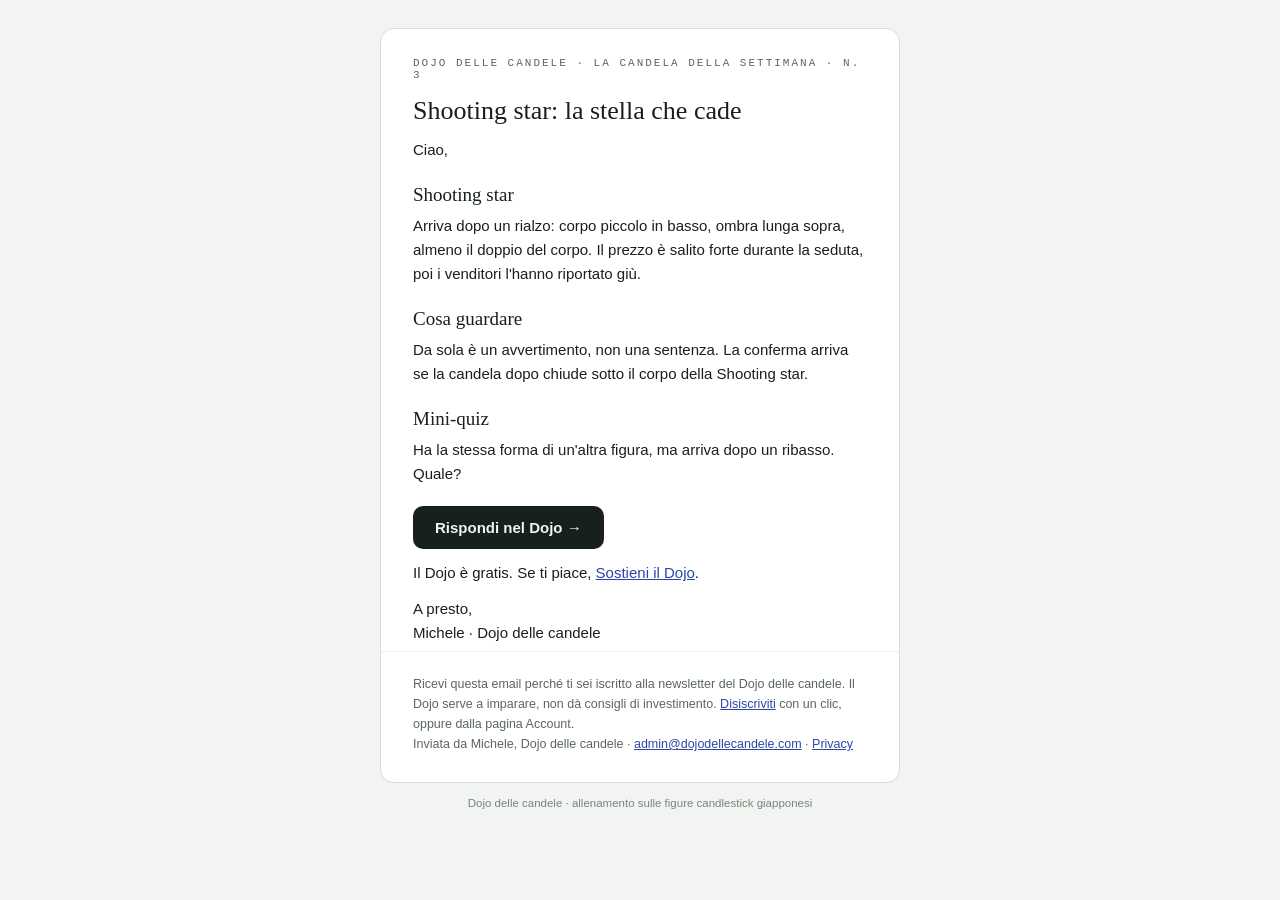
<file: newsletter/newsletter-03-shooting-star.html>
<!doctype html>
<html lang="it">
<head>
<meta charset="utf-8">
<meta name="viewport" content="width=device-width,initial-scale=1">
<meta name="color-scheme" content="light">
<title>Shooting star: la stella che cade</title>
</head>
<body style="margin:0;padding:0;background:#F1F4F0;">
<div style="display:none;max-height:0;overflow:hidden;opacity:0;">Una candela, un'ombra lunga in alto, un avvertimento.</div>
<table role="presentation" width="100%" cellpadding="0" cellspacing="0" border="0" style="background:#F1F4F0;">
<tr><td align="center" style="padding:28px 12px;">
<table role="presentation" width="100%" cellpadding="0" cellspacing="0" border="0" style="max-width:520px;background:#FFFFFF;border:1px solid #D7DDD8;border-radius:14px;">
<tr><td style="padding:28px 32px 0 32px;font-family:'Courier New',Courier,monospace;font-size:11px;letter-spacing:2px;text-transform:uppercase;color:#5A6660;">Dojo delle candele &middot; la candela della settimana &middot; n. 3</td></tr>
<tr><td style="padding:14px 32px 6px 32px;font-family:Georgia,'Times New Roman',serif;font-size:26px;line-height:1.2;color:#17201C;">Shooting star: la stella che cade</td></tr>
<tr><td style="padding:6px 32px 6px 32px;font-family:Helvetica,Arial,sans-serif;font-size:15px;line-height:1.6;color:#17201C;">Ciao,</td></tr><tr><td style="padding:16px 32px 2px 32px;font-family:Georgia,'Times New Roman',serif;font-size:19px;color:#17201C;">Shooting star</td></tr><tr><td style="padding:6px 32px 6px 32px;font-family:Helvetica,Arial,sans-serif;font-size:15px;line-height:1.6;color:#17201C;">Arriva dopo un rialzo: corpo piccolo in basso, ombra lunga sopra, almeno il doppio del corpo. Il prezzo è salito forte durante la seduta, poi i venditori l'hanno riportato giù.</td></tr><tr><td style="padding:16px 32px 2px 32px;font-family:Georgia,'Times New Roman',serif;font-size:19px;color:#17201C;">Cosa guardare</td></tr><tr><td style="padding:6px 32px 6px 32px;font-family:Helvetica,Arial,sans-serif;font-size:15px;line-height:1.6;color:#17201C;">Da sola è un avvertimento, non una sentenza. La conferma arriva se la candela dopo chiude sotto il corpo della Shooting star.</td></tr><tr><td style="padding:16px 32px 2px 32px;font-family:Georgia,'Times New Roman',serif;font-size:19px;color:#17201C;">Mini-quiz</td></tr><tr><td style="padding:6px 32px 6px 32px;font-family:Helvetica,Arial,sans-serif;font-size:15px;line-height:1.6;color:#17201C;">Ha la stessa forma di un'altra figura, ma arriva dopo un ribasso. Quale?</td></tr><tr><td style="padding:14px 32px 6px 32px;"><table role="presentation" cellpadding="0" cellspacing="0" border="0"><tr><td style="background:#17201C;border-radius:10px;"><a href="https://dojodellecandele.com/" style="display:inline-block;padding:13px 22px;font-family:Helvetica,Arial,sans-serif;font-size:15px;font-weight:bold;color:#F1F4F0;text-decoration:none;">Rispondi nel Dojo &rarr;</a></td></tr></table></td></tr><tr><td style="padding:6px 32px 6px 32px;font-family:Helvetica,Arial,sans-serif;font-size:15px;line-height:1.6;color:#17201C;">Il Dojo è gratis. Se ti piace, <a href="https://paypal.me/Gmanmik" style="color:#2C46A6;">Sostieni il Dojo</a>.</td></tr><tr><td style="padding:6px 32px 6px 32px;font-family:Helvetica,Arial,sans-serif;font-size:15px;line-height:1.6;color:#17201C;">A presto,<br>Michele &middot; Dojo delle candele</td></tr>
<tr><td style="padding:22px 32px 28px 32px;font-family:Helvetica,Arial,sans-serif;font-size:12.5px;line-height:1.6;color:#5A6660;border-top:1px solid #EEF1EE;">Ricevi questa email perché ti sei iscritto alla newsletter del Dojo delle candele. Il Dojo serve a imparare, non dà consigli di investimento. <a href="{{ unsubscribe }}" style="color:#2C46A6;">Disiscriviti</a> con un clic, oppure dalla pagina Account.<br>Inviata da Michele, Dojo delle candele &middot; <a href="mailto:admin@dojodellecandele.com" style="color:#2C46A6;">admin@dojodellecandele.com</a> &middot; <a href="https://dojodellecandele.com/privacy.html" style="color:#2C46A6;">Privacy</a></td></tr>
</table>
<p style="font-family:Helvetica,Arial,sans-serif;font-size:11.5px;color:#7A857F;margin:14px 0 0 0;">Dojo delle candele &middot; allenamento sulle figure candlestick giapponesi</p>
</td></tr>
</table>
</body>
</html>
</file>
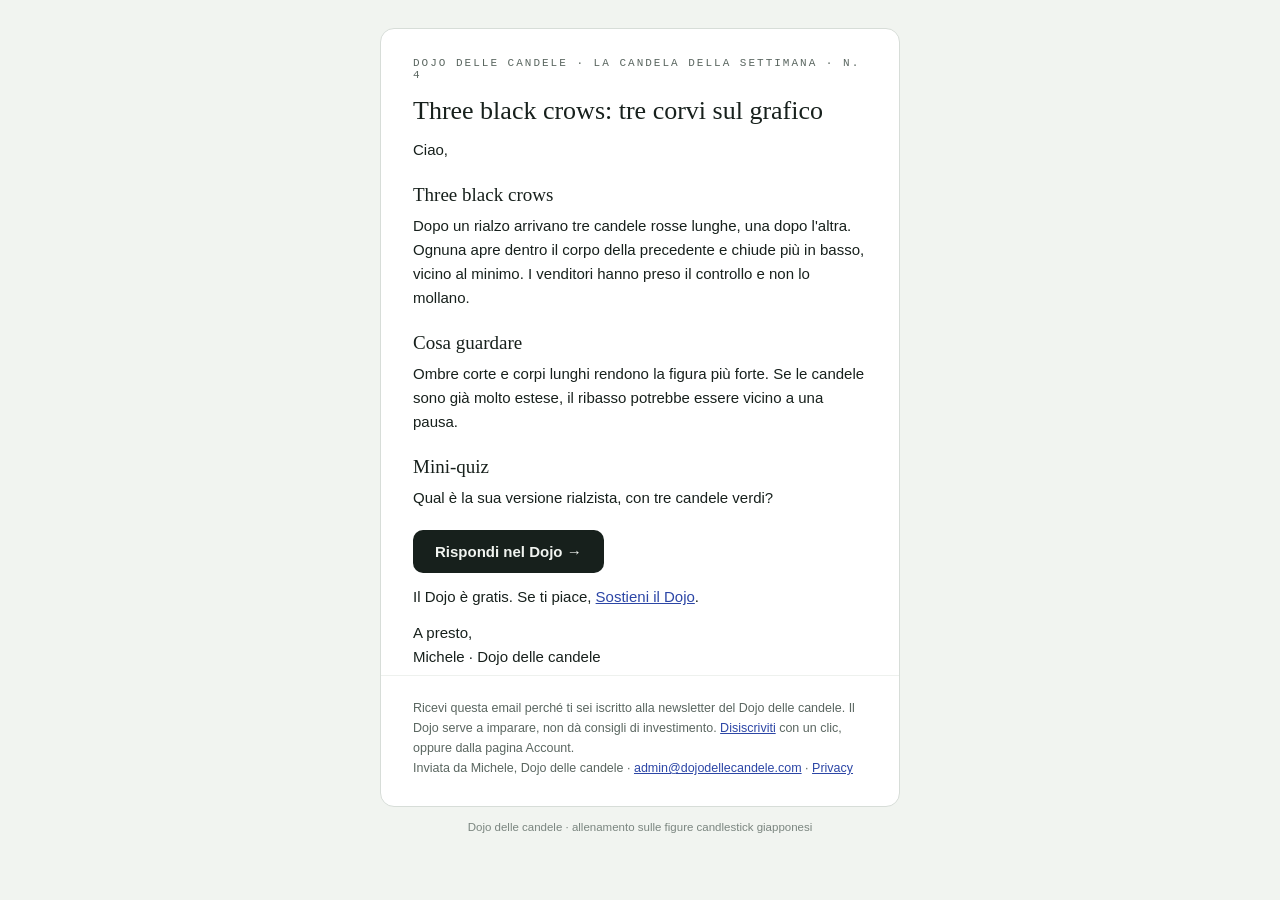
<file: newsletter/newsletter-04-three-black-crows.html>
<!doctype html>
<html lang="it">
<head>
<meta charset="utf-8">
<meta name="viewport" content="width=device-width,initial-scale=1">
<meta name="color-scheme" content="light">
<title>Three black crows: tre corvi sul grafico</title>
</head>
<body style="margin:0;padding:0;background:#F1F4F0;">
<div style="display:none;max-height:0;overflow:hidden;opacity:0;">Tre candele rosse in fila. Cosa raccontano?</div>
<table role="presentation" width="100%" cellpadding="0" cellspacing="0" border="0" style="background:#F1F4F0;">
<tr><td align="center" style="padding:28px 12px;">
<table role="presentation" width="100%" cellpadding="0" cellspacing="0" border="0" style="max-width:520px;background:#FFFFFF;border:1px solid #D7DDD8;border-radius:14px;">
<tr><td style="padding:28px 32px 0 32px;font-family:'Courier New',Courier,monospace;font-size:11px;letter-spacing:2px;text-transform:uppercase;color:#5A6660;">Dojo delle candele &middot; la candela della settimana &middot; n. 4</td></tr>
<tr><td style="padding:14px 32px 6px 32px;font-family:Georgia,'Times New Roman',serif;font-size:26px;line-height:1.2;color:#17201C;">Three black crows: tre corvi sul grafico</td></tr>
<tr><td style="padding:6px 32px 6px 32px;font-family:Helvetica,Arial,sans-serif;font-size:15px;line-height:1.6;color:#17201C;">Ciao,</td></tr><tr><td style="padding:16px 32px 2px 32px;font-family:Georgia,'Times New Roman',serif;font-size:19px;color:#17201C;">Three black crows</td></tr><tr><td style="padding:6px 32px 6px 32px;font-family:Helvetica,Arial,sans-serif;font-size:15px;line-height:1.6;color:#17201C;">Dopo un rialzo arrivano tre candele rosse lunghe, una dopo l'altra. Ognuna apre dentro il corpo della precedente e chiude più in basso, vicino al minimo. I venditori hanno preso il controllo e non lo mollano.</td></tr><tr><td style="padding:16px 32px 2px 32px;font-family:Georgia,'Times New Roman',serif;font-size:19px;color:#17201C;">Cosa guardare</td></tr><tr><td style="padding:6px 32px 6px 32px;font-family:Helvetica,Arial,sans-serif;font-size:15px;line-height:1.6;color:#17201C;">Ombre corte e corpi lunghi rendono la figura più forte. Se le candele sono già molto estese, il ribasso potrebbe essere vicino a una pausa.</td></tr><tr><td style="padding:16px 32px 2px 32px;font-family:Georgia,'Times New Roman',serif;font-size:19px;color:#17201C;">Mini-quiz</td></tr><tr><td style="padding:6px 32px 6px 32px;font-family:Helvetica,Arial,sans-serif;font-size:15px;line-height:1.6;color:#17201C;">Qual è la sua versione rialzista, con tre candele verdi?</td></tr><tr><td style="padding:14px 32px 6px 32px;"><table role="presentation" cellpadding="0" cellspacing="0" border="0"><tr><td style="background:#17201C;border-radius:10px;"><a href="https://dojodellecandele.com/" style="display:inline-block;padding:13px 22px;font-family:Helvetica,Arial,sans-serif;font-size:15px;font-weight:bold;color:#F1F4F0;text-decoration:none;">Rispondi nel Dojo &rarr;</a></td></tr></table></td></tr><tr><td style="padding:6px 32px 6px 32px;font-family:Helvetica,Arial,sans-serif;font-size:15px;line-height:1.6;color:#17201C;">Il Dojo è gratis. Se ti piace, <a href="https://paypal.me/Gmanmik" style="color:#2C46A6;">Sostieni il Dojo</a>.</td></tr><tr><td style="padding:6px 32px 6px 32px;font-family:Helvetica,Arial,sans-serif;font-size:15px;line-height:1.6;color:#17201C;">A presto,<br>Michele &middot; Dojo delle candele</td></tr>
<tr><td style="padding:22px 32px 28px 32px;font-family:Helvetica,Arial,sans-serif;font-size:12.5px;line-height:1.6;color:#5A6660;border-top:1px solid #EEF1EE;">Ricevi questa email perché ti sei iscritto alla newsletter del Dojo delle candele. Il Dojo serve a imparare, non dà consigli di investimento. <a href="{{ unsubscribe }}" style="color:#2C46A6;">Disiscriviti</a> con un clic, oppure dalla pagina Account.<br>Inviata da Michele, Dojo delle candele &middot; <a href="mailto:admin@dojodellecandele.com" style="color:#2C46A6;">admin@dojodellecandele.com</a> &middot; <a href="https://dojodellecandele.com/privacy.html" style="color:#2C46A6;">Privacy</a></td></tr>
</table>
<p style="font-family:Helvetica,Arial,sans-serif;font-size:11.5px;color:#7A857F;margin:14px 0 0 0;">Dojo delle candele &middot; allenamento sulle figure candlestick giapponesi</p>
</td></tr>
</table>
</body>
</html>
</file>
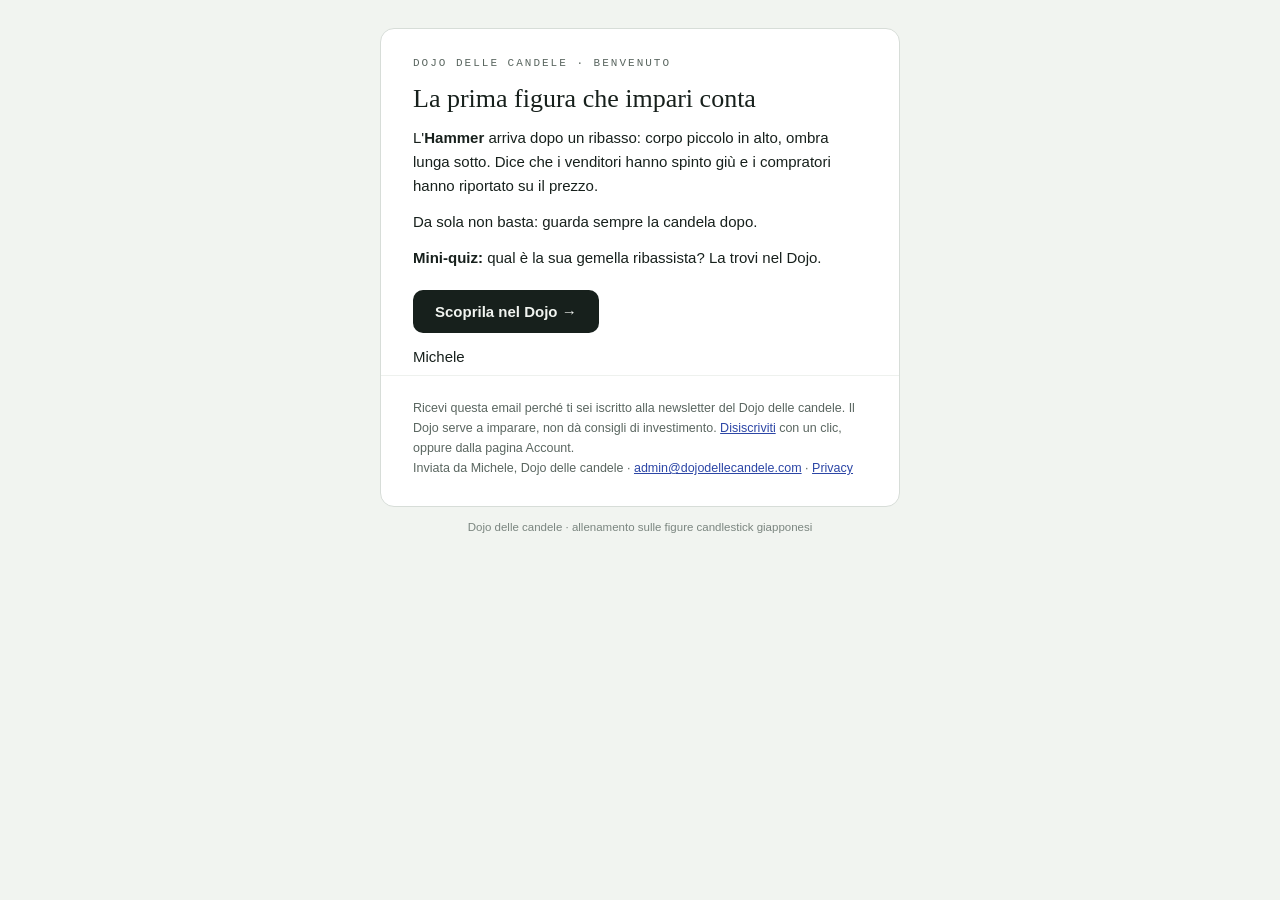
<file: newsletter/benvenuto/benvenuto-2-dopo-2-giorni.html>
<!doctype html>
<html lang="it">
<head>
<meta charset="utf-8">
<meta name="viewport" content="width=device-width,initial-scale=1">
<meta name="color-scheme" content="light">
<title>La prima figura che impari conta</title>
</head>
<body style="margin:0;padding:0;background:#F1F4F0;">
<div style="display:none;max-height:0;overflow:hidden;opacity:0;">Hammer: la candela con l'ombra lunga sotto.</div>
<table role="presentation" width="100%" cellpadding="0" cellspacing="0" border="0" style="background:#F1F4F0;">
<tr><td align="center" style="padding:28px 12px;">
<table role="presentation" width="100%" cellpadding="0" cellspacing="0" border="0" style="max-width:520px;background:#FFFFFF;border:1px solid #D7DDD8;border-radius:14px;">
<tr><td style="padding:28px 32px 0 32px;font-family:'Courier New',Courier,monospace;font-size:11px;letter-spacing:2px;text-transform:uppercase;color:#5A6660;">Dojo delle candele &middot; benvenuto</td></tr>
<tr><td style="padding:14px 32px 6px 32px;font-family:Georgia,'Times New Roman',serif;font-size:26px;line-height:1.2;color:#17201C;">La prima figura che impari conta</td></tr>
<tr><td style="padding:6px 32px 6px 32px;font-family:Helvetica,Arial,sans-serif;font-size:15px;line-height:1.6;color:#17201C;">L'<b>Hammer</b> arriva dopo un ribasso: corpo piccolo in alto, ombra lunga sotto. Dice che i venditori hanno spinto giù e i compratori hanno riportato su il prezzo.</td></tr><tr><td style="padding:6px 32px 6px 32px;font-family:Helvetica,Arial,sans-serif;font-size:15px;line-height:1.6;color:#17201C;">Da sola non basta: guarda sempre la candela dopo.</td></tr><tr><td style="padding:6px 32px 6px 32px;font-family:Helvetica,Arial,sans-serif;font-size:15px;line-height:1.6;color:#17201C;"><b>Mini-quiz:</b> qual è la sua gemella ribassista? La trovi nel Dojo.</td></tr><tr><td style="padding:14px 32px 6px 32px;"><table role="presentation" cellpadding="0" cellspacing="0" border="0"><tr><td style="background:#17201C;border-radius:10px;"><a href="https://dojodellecandele.com/" style="display:inline-block;padding:13px 22px;font-family:Helvetica,Arial,sans-serif;font-size:15px;font-weight:bold;color:#F1F4F0;text-decoration:none;">Scoprila nel Dojo &rarr;</a></td></tr></table></td></tr><tr><td style="padding:6px 32px 6px 32px;font-family:Helvetica,Arial,sans-serif;font-size:15px;line-height:1.6;color:#17201C;">Michele</td></tr>
<tr><td style="padding:22px 32px 28px 32px;font-family:Helvetica,Arial,sans-serif;font-size:12.5px;line-height:1.6;color:#5A6660;border-top:1px solid #EEF1EE;">Ricevi questa email perché ti sei iscritto alla newsletter del Dojo delle candele. Il Dojo serve a imparare, non dà consigli di investimento. <a href="{{ unsubscribe }}" style="color:#2C46A6;">Disiscriviti</a> con un clic, oppure dalla pagina Account.<br>Inviata da Michele, Dojo delle candele &middot; <a href="mailto:admin@dojodellecandele.com" style="color:#2C46A6;">admin@dojodellecandele.com</a> &middot; <a href="https://dojodellecandele.com/privacy.html" style="color:#2C46A6;">Privacy</a></td></tr>
</table>
<p style="font-family:Helvetica,Arial,sans-serif;font-size:11.5px;color:#7A857F;margin:14px 0 0 0;">Dojo delle candele &middot; allenamento sulle figure candlestick giapponesi</p>
</td></tr>
</table>
</body>
</html>
</file>
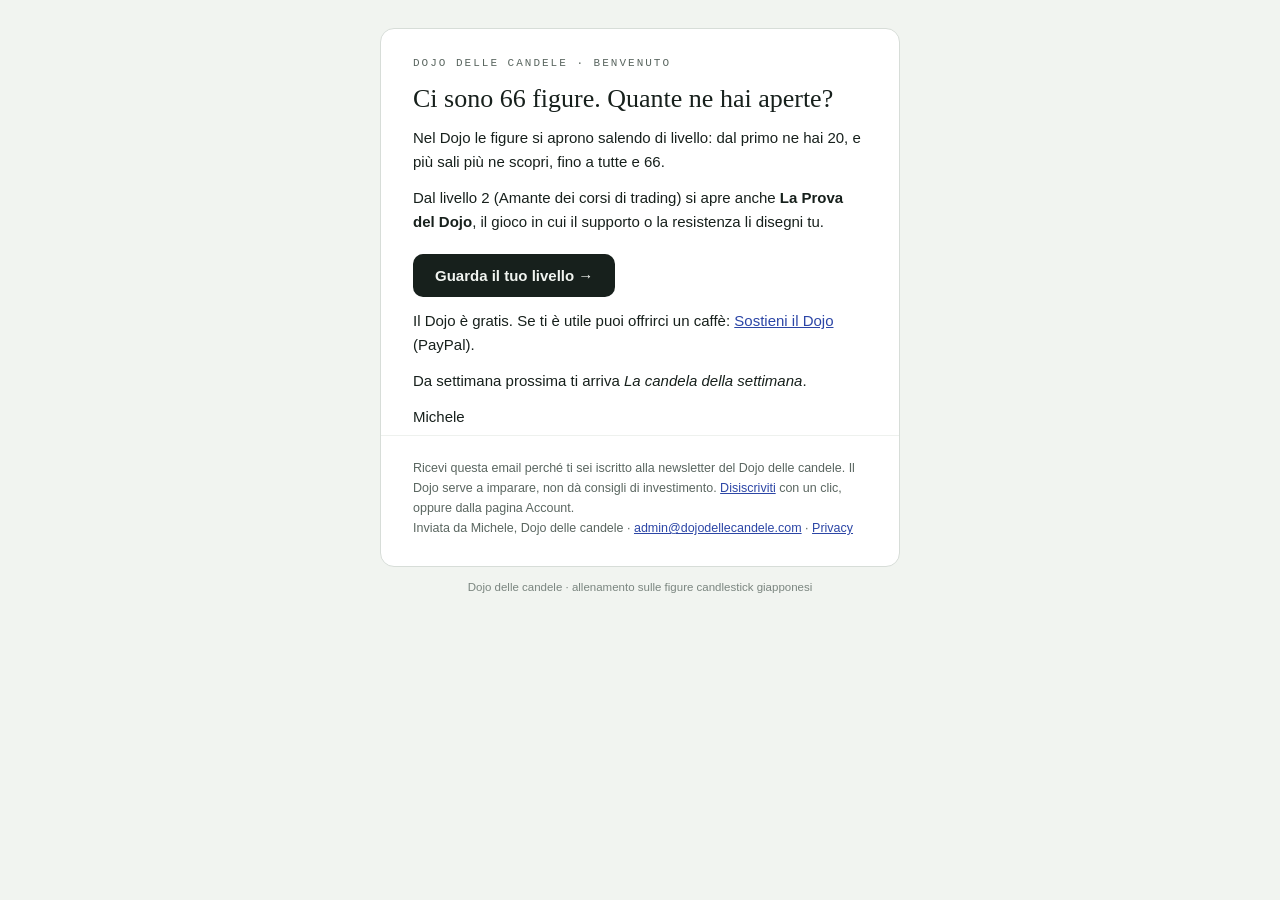
<file: newsletter/benvenuto/benvenuto-3-dopo-5-giorni.html>
<!doctype html>
<html lang="it">
<head>
<meta charset="utf-8">
<meta name="viewport" content="width=device-width,initial-scale=1">
<meta name="color-scheme" content="light">
<title>Ci sono 66 figure. Quante ne hai aperte?</title>
</head>
<body style="margin:0;padding:0;background:#F1F4F0;">
<div style="display:none;max-height:0;overflow:hidden;opacity:0;">I livelli aprono le figure nascoste.</div>
<table role="presentation" width="100%" cellpadding="0" cellspacing="0" border="0" style="background:#F1F4F0;">
<tr><td align="center" style="padding:28px 12px;">
<table role="presentation" width="100%" cellpadding="0" cellspacing="0" border="0" style="max-width:520px;background:#FFFFFF;border:1px solid #D7DDD8;border-radius:14px;">
<tr><td style="padding:28px 32px 0 32px;font-family:'Courier New',Courier,monospace;font-size:11px;letter-spacing:2px;text-transform:uppercase;color:#5A6660;">Dojo delle candele &middot; benvenuto</td></tr>
<tr><td style="padding:14px 32px 6px 32px;font-family:Georgia,'Times New Roman',serif;font-size:26px;line-height:1.2;color:#17201C;">Ci sono 66 figure. Quante ne hai aperte?</td></tr>
<tr><td style="padding:6px 32px 6px 32px;font-family:Helvetica,Arial,sans-serif;font-size:15px;line-height:1.6;color:#17201C;">Nel Dojo le figure si aprono salendo di livello: dal primo ne hai 20, e più sali più ne scopri, fino a tutte e 66.</td></tr><tr><td style="padding:6px 32px 6px 32px;font-family:Helvetica,Arial,sans-serif;font-size:15px;line-height:1.6;color:#17201C;">Dal livello 2 (Amante dei corsi di trading) si apre anche <b>La Prova del Dojo</b>, il gioco in cui il supporto o la resistenza li disegni tu.</td></tr><tr><td style="padding:14px 32px 6px 32px;"><table role="presentation" cellpadding="0" cellspacing="0" border="0"><tr><td style="background:#17201C;border-radius:10px;"><a href="https://dojodellecandele.com/" style="display:inline-block;padding:13px 22px;font-family:Helvetica,Arial,sans-serif;font-size:15px;font-weight:bold;color:#F1F4F0;text-decoration:none;">Guarda il tuo livello &rarr;</a></td></tr></table></td></tr><tr><td style="padding:6px 32px 6px 32px;font-family:Helvetica,Arial,sans-serif;font-size:15px;line-height:1.6;color:#17201C;">Il Dojo è gratis. Se ti è utile puoi offrirci un caffè: <a href="https://paypal.me/Gmanmik" style="color:#2C46A6;">Sostieni il Dojo</a> (PayPal).</td></tr><tr><td style="padding:6px 32px 6px 32px;font-family:Helvetica,Arial,sans-serif;font-size:15px;line-height:1.6;color:#17201C;">Da settimana prossima ti arriva <i>La candela della settimana</i>.</td></tr><tr><td style="padding:6px 32px 6px 32px;font-family:Helvetica,Arial,sans-serif;font-size:15px;line-height:1.6;color:#17201C;">Michele</td></tr>
<tr><td style="padding:22px 32px 28px 32px;font-family:Helvetica,Arial,sans-serif;font-size:12.5px;line-height:1.6;color:#5A6660;border-top:1px solid #EEF1EE;">Ricevi questa email perché ti sei iscritto alla newsletter del Dojo delle candele. Il Dojo serve a imparare, non dà consigli di investimento. <a href="{{ unsubscribe }}" style="color:#2C46A6;">Disiscriviti</a> con un clic, oppure dalla pagina Account.<br>Inviata da Michele, Dojo delle candele &middot; <a href="mailto:admin@dojodellecandele.com" style="color:#2C46A6;">admin@dojodellecandele.com</a> &middot; <a href="https://dojodellecandele.com/privacy.html" style="color:#2C46A6;">Privacy</a></td></tr>
</table>
<p style="font-family:Helvetica,Arial,sans-serif;font-size:11.5px;color:#7A857F;margin:14px 0 0 0;">Dojo delle candele &middot; allenamento sulle figure candlestick giapponesi</p>
</td></tr>
</table>
</body>
</html>
</file>
<file: fonts.css>
/* Caratteri del Dojo (grafica Sumi), ospitati qui invece che su Google Fonts (niente dati inviati a Google). Licenza SIL Open Font License. */
/* latin-ext */
@font-face {
  font-family: 'Shippori Mincho';
  font-style: normal;
  font-weight: 500;
  font-display: swap;
  src: url(font-shippori-mincho-latin-ext.woff2) format('woff2');
  unicode-range: U+0100-02BA, U+02BD-02C5, U+02C7-02CC, U+02CE-02D7, U+02DD-02FF, U+0304, U+0308, U+0329, U+1D00-1DBF, U+1E00-1E9F, U+1EF2-1EFF, U+2020, U+20A0-20AB, U+20AD-20C4, U+2113, U+2C60-2C7F, U+A720-A7FF;
}
/* latin */
@font-face {
  font-family: 'Shippori Mincho';
  font-style: normal;
  font-weight: 500;
  font-display: swap;
  src: url(font-shippori-mincho-latin.woff2) format('woff2');
  unicode-range: U+0000-00FF, U+0131, U+0152-0153, U+02BB-02BC, U+02C6, U+02DA, U+02DC, U+0304, U+0308, U+0329, U+2000-206F, U+20AC, U+2122, U+2191, U+2193, U+2212, U+2215, U+FEFF, U+FFFD;
}
/* latin-ext */
@font-face {
  font-family: 'Shippori Mincho';
  font-style: normal;
  font-weight: 700;
  font-display: swap;
  src: url(font-shippori-mincho-latin-ext-700.woff2) format('woff2');
  unicode-range: U+0100-02BA, U+02BD-02C5, U+02C7-02CC, U+02CE-02D7, U+02DD-02FF, U+0304, U+0308, U+0329, U+1D00-1DBF, U+1E00-1E9F, U+1EF2-1EFF, U+2020, U+20A0-20AB, U+20AD-20C4, U+2113, U+2C60-2C7F, U+A720-A7FF;
}
/* latin */
@font-face {
  font-family: 'Shippori Mincho';
  font-style: normal;
  font-weight: 700;
  font-display: swap;
  src: url(font-shippori-mincho-latin-700.woff2) format('woff2');
  unicode-range: U+0000-00FF, U+0131, U+0152-0153, U+02BB-02BC, U+02C6, U+02DA, U+02DC, U+0304, U+0308, U+0329, U+2000-206F, U+20AC, U+2122, U+2191, U+2193, U+2212, U+2215, U+FEFF, U+FFFD;
}
/* latin-ext */
@font-face {
  font-family: 'Shippori Mincho';
  font-style: normal;
  font-weight: 800;
  font-display: swap;
  src: url(font-shippori-mincho-latin-ext-800.woff2) format('woff2');
  unicode-range: U+0100-02BA, U+02BD-02C5, U+02C7-02CC, U+02CE-02D7, U+02DD-02FF, U+0304, U+0308, U+0329, U+1D00-1DBF, U+1E00-1E9F, U+1EF2-1EFF, U+2020, U+20A0-20AB, U+20AD-20C4, U+2113, U+2C60-2C7F, U+A720-A7FF;
}
/* latin */
@font-face {
  font-family: 'Shippori Mincho';
  font-style: normal;
  font-weight: 800;
  font-display: swap;
  src: url(font-shippori-mincho-latin-800.woff2) format('woff2');
  unicode-range: U+0000-00FF, U+0131, U+0152-0153, U+02BB-02BC, U+02C6, U+02DA, U+02DC, U+0304, U+0308, U+0329, U+2000-206F, U+20AC, U+2122, U+2191, U+2193, U+2212, U+2215, U+FEFF, U+FFFD;
}
/* latin-ext */
@font-face {
  font-family: 'Zen Kaku Gothic New';
  font-style: normal;
  font-weight: 400;
  font-display: swap;
  src: url(font-zen-kaku-gothic-new-latin-ext.woff2) format('woff2');
  unicode-range: U+0100-02BA, U+02BD-02C5, U+02C7-02CC, U+02CE-02D7, U+02DD-02FF, U+0304, U+0308, U+0329, U+1D00-1DBF, U+1E00-1E9F, U+1EF2-1EFF, U+2020, U+20A0-20AB, U+20AD-20C4, U+2113, U+2C60-2C7F, U+A720-A7FF;
}
/* latin */
@font-face {
  font-family: 'Zen Kaku Gothic New';
  font-style: normal;
  font-weight: 400;
  font-display: swap;
  src: url(font-zen-kaku-gothic-new-latin.woff2) format('woff2');
  unicode-range: U+0000-00FF, U+0131, U+0152-0153, U+02BB-02BC, U+02C6, U+02DA, U+02DC, U+0304, U+0308, U+0329, U+2000-206F, U+20AC, U+2122, U+2191, U+2193, U+2212, U+2215, U+FEFF, U+FFFD;
}
/* latin-ext */
@font-face {
  font-family: 'Zen Kaku Gothic New';
  font-style: normal;
  font-weight: 500;
  font-display: swap;
  src: url(font-zen-kaku-gothic-new-latin-ext-500.woff2) format('woff2');
  unicode-range: U+0100-02BA, U+02BD-02C5, U+02C7-02CC, U+02CE-02D7, U+02DD-02FF, U+0304, U+0308, U+0329, U+1D00-1DBF, U+1E00-1E9F, U+1EF2-1EFF, U+2020, U+20A0-20AB, U+20AD-20C4, U+2113, U+2C60-2C7F, U+A720-A7FF;
}
/* latin */
@font-face {
  font-family: 'Zen Kaku Gothic New';
  font-style: normal;
  font-weight: 500;
  font-display: swap;
  src: url(font-zen-kaku-gothic-new-latin-500.woff2) format('woff2');
  unicode-range: U+0000-00FF, U+0131, U+0152-0153, U+02BB-02BC, U+02C6, U+02DA, U+02DC, U+0304, U+0308, U+0329, U+2000-206F, U+20AC, U+2122, U+2191, U+2193, U+2212, U+2215, U+FEFF, U+FFFD;
}
/* latin-ext */
@font-face {
  font-family: 'Zen Kaku Gothic New';
  font-style: normal;
  font-weight: 700;
  font-display: swap;
  src: url(font-zen-kaku-gothic-new-latin-ext-700.woff2) format('woff2');
  unicode-range: U+0100-02BA, U+02BD-02C5, U+02C7-02CC, U+02CE-02D7, U+02DD-02FF, U+0304, U+0308, U+0329, U+1D00-1DBF, U+1E00-1E9F, U+1EF2-1EFF, U+2020, U+20A0-20AB, U+20AD-20C4, U+2113, U+2C60-2C7F, U+A720-A7FF;
}
/* latin */
@font-face {
  font-family: 'Zen Kaku Gothic New';
  font-style: normal;
  font-weight: 700;
  font-display: swap;
  src: url(font-zen-kaku-gothic-new-latin-700.woff2) format('woff2');
  unicode-range: U+0000-00FF, U+0131, U+0152-0153, U+02BB-02BC, U+02C6, U+02DA, U+02DC, U+0304, U+0308, U+0329, U+2000-206F, U+20AC, U+2122, U+2191, U+2193, U+2212, U+2215, U+FEFF, U+FFFD;
}
/* Giapponese: ovunque compaia (cha, dojo, i kanji della festa) si usa Yuji Boku (The Yuji Project Authors, SIL Open Font License).
   Il file contiene solo i 14 kanji qui sotto e si aggancia ai caratteri del sito con unicode-range (un blocco per ogni peso usato, perche' Chrome non mescola pesi diversi): il resto del testo non cambia. */
@font-face {
  font-family: 'Shippori Mincho';
  font-style: normal;
  font-weight: 500;
  font-display: swap;
  src: url(font-yuji-boku.woff2) format('woff2');
  unicode-range: U+4E00, U+4E09, U+4E2D, U+4E8C, U+4E94, U+516D, U+5341, U+5409, U+56DB, U+5834, U+5927, U+5C0F, U+8336, U+9053;
}
@font-face {
  font-family: 'Shippori Mincho';
  font-style: normal;
  font-weight: 700;
  font-display: swap;
  src: url(font-yuji-boku.woff2) format('woff2');
  unicode-range: U+4E00, U+4E09, U+4E2D, U+4E8C, U+4E94, U+516D, U+5341, U+5409, U+56DB, U+5834, U+5927, U+5C0F, U+8336, U+9053;
}
@font-face {
  font-family: 'Shippori Mincho';
  font-style: normal;
  font-weight: 800;
  font-display: swap;
  src: url(font-yuji-boku.woff2) format('woff2');
  unicode-range: U+4E00, U+4E09, U+4E2D, U+4E8C, U+4E94, U+516D, U+5341, U+5409, U+56DB, U+5834, U+5927, U+5C0F, U+8336, U+9053;
}
@font-face {
  font-family: 'Zen Kaku Gothic New';
  font-style: normal;
  font-weight: 400;
  font-display: swap;
  src: url(font-yuji-boku.woff2) format('woff2');
  unicode-range: U+4E00, U+4E09, U+4E2D, U+4E8C, U+4E94, U+516D, U+5341, U+5409, U+56DB, U+5834, U+5927, U+5C0F, U+8336, U+9053;
}
@font-face {
  font-family: 'Zen Kaku Gothic New';
  font-style: normal;
  font-weight: 500;
  font-display: swap;
  src: url(font-yuji-boku.woff2) format('woff2');
  unicode-range: U+4E00, U+4E09, U+4E2D, U+4E8C, U+4E94, U+516D, U+5341, U+5409, U+56DB, U+5834, U+5927, U+5C0F, U+8336, U+9053;
}
@font-face {
  font-family: 'Zen Kaku Gothic New';
  font-style: normal;
  font-weight: 700;
  font-display: swap;
  src: url(font-yuji-boku.woff2) format('woff2');
  unicode-range: U+4E00, U+4E09, U+4E2D, U+4E8C, U+4E94, U+516D, U+5341, U+5409, U+56DB, U+5834, U+5927, U+5C0F, U+8336, U+9053;
}
@font-face {
  font-family: 'Yuji Boku';
  font-style: normal;
  font-weight: 400;
  font-display: swap;
  src: url(font-yuji-boku.woff2) format('woff2');
  unicode-range: U+4E00, U+4E09, U+4E2D, U+4E8C, U+4E94, U+516D, U+5341, U+5409, U+56DB, U+5834, U+5927, U+5C0F, U+8336, U+9053;
}
</file>
<file: scenari.css>
/* KeriGaku · modulo Scenari. Stessi colori e filetti del tema Sumi (variabili di index.html). */
@media (min-width:901px){#view-home .modes{grid-template-columns:repeat(5,minmax(0,1fr))}}
@media (max-width:900px) and (min-width:641px){
  #view-home .mode.scen-mode{grid-column:1/-1;border-left:0;border-top:1px solid var(--line)}
}
.scen-top{display:flex;justify-content:space-between;align-items:center;gap:10px;flex-wrap:wrap;margin-bottom:-6px}
.scen-steps{display:inline-flex;gap:4px}
.scen-steps span{display:grid;place-items:center;width:24px;height:24px;border-radius:50%;border:1px solid var(--line2);font-size:11.5px;font-weight:700;color:var(--muted);background:var(--card)}
.scen-steps span.cur{border-color:var(--seal);background:var(--seal);color:var(--seal-ink)}
.scen-steps span.ok{border-color:var(--bull);color:var(--bull);background:var(--bull-soft)}
.scen-steps span.ko{border-color:var(--bear);color:var(--bear);background:var(--bear-soft)}
.qcard.scen .bigchart svg{max-height:360px}
.opts.verdicts{grid-template-columns:minmax(0,1fr)}
@media (min-width:641px){.opts.verdicts{grid-template-columns:repeat(2,minmax(0,1fr))}}
</file>
<file: prova-dojo.css>
/* KeriGaku · La Prova del Dojo (gioco di supporti e resistenze) e cinture.
   Stessi colori del tema Sumi (variabili di index.html). Tutto sotto .pd per non toccare il resto del sito. */
.pd{--band:rgba(46,106,78,.18);display:flex;flex-direction:column;gap:14px}
@media (prefers-color-scheme: dark){:root:not([data-theme="light"]) .pd{--band:rgba(134,194,156,.2)}}
:root[data-theme="dark"] .pd{--band:rgba(134,194,156,.2)}
.pd [hidden]{display:none!important}
.pd-head{display:flex;flex-wrap:wrap;align-items:baseline;justify-content:space-between;gap:6px 16px}
.pd-head h2{font-family:var(--display);font-weight:800;font-size:clamp(1.3rem,4vw,1.7rem);margin:0;line-height:1.2}
.pd .stato{display:flex;gap:14px;font-size:.9rem;color:var(--muted);font-variant-numeric:tabular-nums;flex-wrap:wrap}
.pd .stato b{color:var(--ink)}
.pd-dots{display:flex;gap:6px;align-items:center}
.pd-dots i{width:9px;height:9px;border-radius:50%;border:1.5px solid var(--line2);display:block}
.pd-dots i.ok{background:var(--bull);border-color:var(--bull)}
.pd-dots i.mid{background:var(--hl-line);border-color:var(--hl-line)}
.pd-dots i.ko{background:var(--bear);border-color:var(--bear)}
.pd-dots i.now{border-color:var(--ink)}
.pd .gioco{display:grid;grid-template-columns:minmax(0,1fr);gap:14px}
@media (min-width:900px){.pd .gioco{grid-template-columns:minmax(0,1fr) 320px;align-items:start}}
.pd .carta{background:var(--card);border:1px solid var(--line);border-radius:6px}
.pd .grafico{padding:8px;position:relative}
.pd .pd-chart{display:block;width:100%;height:auto;touch-action:none;user-select:none;-webkit-user-select:none}
.pd .pd-chart.locked{touch-action:auto}
.pd .pd-chart text{font-family:var(--body)}
.pd .c-bull{fill:var(--bull);stroke:var(--bull)} .pd .c-bear{fill:var(--bear);stroke:var(--bear)} .pd .c-doji{fill:var(--doji);stroke:var(--doji)}
.pd .pd-gl{stroke:var(--line);stroke-width:1} .pd .pd-glt{fill:var(--muted);font-size:13px}
.pd .hl{fill:var(--hl);stroke:var(--hl-line);stroke-width:1}
.pd .fut{fill:var(--well);stroke:var(--line2);stroke-dasharray:4 5}
.pd .futt{fill:var(--muted);font-size:15px}
.pd .uline{stroke:var(--ink);stroke-width:3;stroke-linecap:round}
.pd .handle{fill:var(--card);stroke:var(--ink);stroke-width:2;cursor:ns-resize}
.pd .utag{fill:var(--ink);font-size:16px;font-weight:700}
.pd .band{fill:var(--band)} .pd .bandl{stroke:var(--bull);stroke-width:1.5;stroke-dasharray:6 4}
.pd .band.res{fill:var(--bear-soft);opacity:.9} .pd .bandl.res{stroke:var(--bear)}
.pd .pann{padding:16px;display:flex;flex-direction:column;gap:12px;min-width:0}
.pd .passo{font-size:.75rem;letter-spacing:.12em;text-transform:uppercase;color:var(--muted);font-weight:700}
.pd .dom{font-family:var(--display);font-weight:700;font-size:1.2rem;line-height:1.35;margin:0;text-wrap:balance}
.pd .aiuto{font-size:.9rem;color:var(--muted);margin:0}
.pd .btns{display:flex;flex-wrap:wrap;gap:8px}
.pd .btns button{font:700 1rem var(--body);border-radius:6px;border:1.5px solid var(--line2);background:var(--well);color:var(--ink);padding:12px 16px;min-height:48px;cursor:pointer;flex:1 1 120px}
.pd .btns button:hover{border-color:var(--ink)}
.pd .btns button:focus-visible{outline:3px solid var(--hl-line);outline-offset:2px}
.pd .btns button.pri{background:var(--ink);color:var(--paper);border-color:var(--ink)}
.pd .btns button.indietro{background:none;border-color:transparent;color:var(--muted);font-weight:500;font-size:.95rem;min-height:44px}
.pd .btns button.indietro:hover{color:var(--ink);border-color:var(--line2)}
.pd .btns button.mini{flex:0 0 56px;font-size:1.3rem;padding:8px}
.pd .legenda{display:flex;flex-direction:column;gap:4px;font-size:.88rem;background:var(--well);border:1px solid var(--line);border-radius:6px;padding:10px 12px}
.pd .legenda b{font-size:.72rem;letter-spacing:.1em;text-transform:uppercase;color:var(--muted)}
.pd .legenda em{font-style:normal;font-weight:700}
.pd .esito{display:flex;flex-direction:column;gap:10px}
.pd .timbro{align-self:flex-start;font-family:var(--display);font-weight:800;font-size:1.3rem;color:var(--seal);border:2.5px solid var(--seal);border-radius:4px;padding:2px 12px;transform:rotate(-3deg)}
.pd .timbro.ok{color:var(--bull);border-color:var(--bull)}
.pd .nome{font-family:var(--display);font-weight:800;font-size:1.25rem;margin:0}
.pd .nome span{font-family:var(--body);font-weight:700;font-size:.75rem;letter-spacing:.08em;text-transform:uppercase;color:var(--muted);margin-left:6px}
.pd .esito p{margin:0;font-size:.95rem}
.pd .punti{display:grid;grid-template-columns:1fr auto;gap:2px 12px;font-size:.92rem;font-variant-numeric:tabular-nums;border-top:1px solid var(--line);padding-top:8px}
.pd .punti b{text-align:right}
.pd .punti .tot{font-weight:700;border-top:1px solid var(--line);padding-top:4px}
.pd .riass{padding:20px;display:flex;flex-direction:column;gap:14px}
.pd .riass h2{font-family:var(--display);font-weight:800;margin:0;font-size:1.6rem}
.pd .grande{font-family:var(--display);font-weight:800;font-size:3rem;line-height:1;font-variant-numeric:tabular-nums}
.pd .grande small{font-size:1rem;color:var(--muted)}
.pd .tab{overflow-x:auto}
.pd table{border-collapse:collapse;width:100%;font-size:.92rem;font-variant-numeric:tabular-nums}
.pd td,.pd th{padding:7px 8px;border-bottom:1px solid var(--line);text-align:left}
.pd th{font-size:.72rem;letter-spacing:.1em;text-transform:uppercase;color:var(--muted)}
.pd td.num,.pd th.num{text-align:right}
.pd .nota{font-size:.8rem;color:var(--muted);margin:0}
/* telefono: il grafico (600 unità di larghezza) si stringe a circa 340 px, quindi le scritte vanno ingrandite */
.pd.narrow .pd-glt{font-size:22px}
.pd.narrow .utag{font-size:26px}
.pd.narrow .futt{font-size:24px}
.pd.narrow .uline{stroke-width:4}
.pd.narrow .handle{stroke-width:3}
.pd-locked{padding:24px;display:grid;gap:12px;justify-items:start}
.pd-locked h2{font-family:var(--display);font-weight:800;margin:0}
.pd-locked p{margin:0;color:var(--muted);max-width:60ch}

/* figure chiuse e griglia home */
.progress .dots i.lk{border-style:dashed;opacity:.6}
.card.locked .ghostname{font-family:var(--display);font-weight:800;font-size:16.5px;letter-spacing:.2em;color:var(--muted)}
.card.locked .ghostline{height:8px;background:var(--line);border-radius:2px;opacity:.7}
.card.locked .unl{display:flex;align-items:center;gap:8px;font-size:12.5px;font-weight:700;color:var(--seal);letter-spacing:.04em}
.mode.prova-mode .lockchip{justify-self:start;font-size:11.5px;font-weight:700;letter-spacing:.06em;text-transform:uppercase;color:var(--muted);display:flex;gap:6px;align-items:center}
@media (max-width:900px){#view-home .mode:nth-child(5){border-left:0}#view-home .mode.scen-mode{grid-column:auto;border-top:1px solid var(--line)}}
@media (max-width:900px) and (min-width:641px){#view-home .mode.scen-mode{border-left:1px solid var(--line)}}
/* cinque modalità (Studia è a parte): cinque colonne sugli schermi larghi, 3+2 in mezzo */
@media (min-width:1100px){#view-home .modes{grid-template-columns:repeat(5,minmax(0,1fr))}}
@media (min-width:641px) and (max-width:1099px){#view-home .modes{grid-template-columns:repeat(3,minmax(0,1fr))}#view-home .mode:nth-child(4){border-left:0}#view-home .mode:nth-child(n+4){border-top:1px solid var(--line)}}
@media (prefers-reduced-motion:reduce){.pd *{transition:none!important;animation:none!important}}

/* A · Busta: la figura è incartata nella carta washi, legata con una fascia d'inchiostro.
   Niente cinture: sulla fascia ci sono tante tacche vermiglie quanto il livello che apre la figura (le stesse tacche delle icone dei livelli). */
.card.locked .well.wrap{width:100%;aspect-ratio:240/150;position:relative;overflow:hidden;
  background:
    linear-gradient(135deg,transparent 49.6%,var(--line) 49.6% 50.4%,transparent 50.4%),
    linear-gradient(45deg,transparent 49.6%,var(--line) 49.6% 50.4%,transparent 50.4%),
    repeating-linear-gradient(100deg,transparent 0 6px,rgba(128,110,80,.05) 6px 7px),
    var(--card)}
.card.locked .well.wrap .band{position:absolute;left:0;right:0;top:50%;height:22%;transform:translateY(-50%);
  background:linear-gradient(var(--ink),var(--ink));opacity:.88;box-shadow:inset 0 -4px 0 rgba(0,0,0,.25),0 0 0 1px var(--line2)}
.card.locked .well.wrap .seal{position:absolute;left:50%;top:50%;width:38px;height:38px;transform:translate(-50%,-50%) rotate(-5deg);
  display:grid;place-items:center;background:var(--seal);color:var(--seal-ink);border-radius:4px;
  font-family:var(--display);font-weight:800;font-size:22px;line-height:1;box-shadow:0 0 0 3px var(--card)}
.card.locked .well.wrap .tk{position:absolute;left:0;right:0;bottom:9%;display:flex;gap:6px;justify-content:center}
.card.locked .well.wrap .tk i{width:11px;height:11px;border-radius:2px;background:var(--seal);border:1.5px solid var(--ink)}
.card.locked .unl .tk2{display:inline-flex;gap:3px}.card.locked .unl .tk2 i{width:8px;height:8px;border-radius:1.5px;background:var(--seal);border:1px solid var(--ink)}
</file>
<file: landing.css>
/* Pagina d'ingresso per chi non è iscritto (variante A «Insegna», scelta da Michele il 25/10).
   Tutto sotto #landing; i colori sono i token Sumi del sito. Quando è visibile nasconde il resto dell'app. */
#landing{display:none}
body.is-landing #landing{display:block}
body.is-landing .wrap{display:none}
html.pre-landing #landing{display:block!important}
html.pre-landing .wrap{display:none}
#landing .eyebrow{font-size:11.5px;letter-spacing:.28em;text-transform:uppercase;color:var(--muted);margin:0 0 10px}
#landing h2{font-family:var(--display);font-weight:800;line-height:1.1;margin:0 0 14px;text-wrap:balance;font-size:clamp(28px,5.5vw,44px)}
#landing .muted{color:var(--muted);font-size:14px}
#landing .lead{font-size:17px;max-width:56ch}
#landing .btn{font:inherit;font-weight:700;font-size:15px;padding:11px 20px;border-radius:2px;border:0;background:var(--ink);color:var(--paper);cursor:pointer;letter-spacing:.03em;text-decoration:none;display:inline-block}
#landing .btn.small{font-size:13px;padding:8px 14px}
#landing .btn.big{font-size:clamp(20px,5vw,30px);letter-spacing:.08em;padding:20px clamp(36px,10vw,84px);background:var(--seal);color:#fff}
#landing .btn:focus-visible,#landing .linkbtn:focus-visible,#landing a:focus-visible{outline:2px solid var(--seal);outline-offset:3px}
#landing .linkbtn{font:inherit;border:0;background:none;color:var(--muted);text-decoration:underline;text-underline-offset:3px;cursor:pointer;padding:0}
#landing .top{position:fixed;inset:0 0 auto 0;display:flex;justify-content:flex-end;align-items:center;gap:12px;padding:12px max(16px,env(safe-area-inset-right)) 0 max(16px,env(safe-area-inset-left));z-index:5}
#landing .hero{min-height:100svh;position:relative;display:flex;flex-direction:column;align-items:center;justify-content:center;padding:64px 16px 72px;overflow:hidden}
#landing .hanko{display:block;height:min(42svh,80vw);width:auto;filter:drop-shadow(0 2px 0 rgba(0,0,0,.08))}
#landing .giu{position:absolute;bottom:14px;left:50%;transform:translateX(-50%);font-size:12px;letter-spacing:.24em;text-transform:uppercase;color:var(--muted);text-decoration:none}
#landing .riga{display:block;width:100%;max-width:760px;margin-top:-6px;height:clamp(64px,12svh,110px);opacity:.9}
#landing .arco{width:min(98vw,760px);height:auto;margin-top:-6px;overflow:visible}
#landing .arco text{font-family:var(--display);font-weight:800;font-size:55px;fill:var(--ink);letter-spacing:.04em}
#landing .frase{margin:clamp(22px,5svh,44px) 0 clamp(24px,5svh,40px);font-family:var(--display);font-weight:700;font-size:clamp(17px,4.4vw,22px);text-align:center;max-width:28ch;line-height:1.3}
#landing .iscr2{background:var(--seal);color:#fff;font-size:17px;letter-spacing:.08em;padding:14px 44px}
#landing .s{max-width:880px;margin:0 auto;padding:72px max(18px,env(safe-area-inset-left)) 40px}
#landing .fotorow{display:grid;grid-template-columns:repeat(auto-fit,minmax(220px,1fr));gap:14px;margin-top:26px}
#landing .foto{margin:0}
#landing .foto img,#landing .foto svg{display:block;width:100%;height:auto;aspect-ratio:8/5;object-fit:cover;background:var(--card);border:1px solid var(--line2);border-radius:var(--r,4px)}
#landing .foto figcaption{font-size:13px;color:var(--muted);margin-top:6px;line-height:1.4}
#landing .passi{list-style:none;padding:0;margin:0 0 18px;display:grid;gap:12px}
#landing .passi li{display:flex;align-items:center;gap:16px;padding:14px 0;border-bottom:1px solid var(--line);font-family:var(--display);font-weight:700;font-size:clamp(20px,4vw,26px)}
#landing .passi .lv{font-style:normal;color:var(--seal)}
#landing .passi .lv i{font-style:normal;font-weight:800;font-size:2em;line-height:0;-webkit-text-stroke:1px currentColor;margin-left:.08em;display:inline-block;transform:rotate(8deg) translateY(.05em)}
#landing .passi b{width:44px;height:44px;border-radius:50%;border:1.5px solid var(--seal);color:var(--seal);display:grid;place-items:center;font-size:20px;flex:none}
#landing .fine{text-align:center;padding-block:56px 40px}
#landing .fine .muted{margin-top:18px}
#landing footer{text-align:center;padding:24px 16px 48px;color:var(--muted);font-size:13px}
@media (hover:hover){#landing .btn:hover{transform:scale(1.04);filter:var(--hover-tint)}}
#landing .btn{transition:transform .15s,filter .15s}
@media (prefers-reduced-motion:reduce){#landing .btn{transition:none}#landing .btn:hover{transform:none!important}}
/* schermi bassi (portatili): hero più compatto così Iscriviti resta nella prima schermata */
@media (max-height:900px){
  #landing .hero{padding:52px 16px 56px}
  #landing .hanko{height:min(30svh,70vw)}
  #landing .arco{width:min(98vw,540px)}
  #landing .riga{height:clamp(48px,8svh,76px)}
  #landing .frase{margin:clamp(12px,3svh,26px) 0 clamp(14px,3svh,26px)}
}

/* ingranaggio Impostazioni (suoni) nella landing */
#landing .gearbtn{display:inline-grid;place-items:center;width:44px;height:44px;padding:0;border:0;border-radius:2px;background:transparent;color:var(--ink);cursor:pointer}
#landing .gearbtn svg{width:20px;height:20px}
#landing .gearbtn:focus-visible{outline:2px solid var(--seal);outline-offset:3px}
#landing #lp-set{position:absolute;top:60px;right:max(16px,env(safe-area-inset-right));background:var(--paper);border:1px solid var(--line2);padding:12px 14px;display:grid;gap:12px;width:min(320px,calc(100vw - 32px));box-sizing:border-box;box-shadow:0 6px 20px rgba(0,0,0,.12)}
#landing #lp-set .lp-row{display:flex;align-items:center;justify-content:space-between;gap:12px}
#landing #lp-set .lp-col{display:grid;justify-content:stretch;gap:8px}
#landing #lp-set .lingue{grid-template-columns:1fr 1fr}
#landing #lp-set[hidden]{display:none}
#landing #lp-set p{margin:0;font-size:13px;letter-spacing:.14em;text-transform:uppercase;color:var(--muted)}
</file>
<file: icone-livelli.css>
/* Icone dei livelli (Tacche 3D). Una versione per il giorno e una per la notte, che seguono anche il tasto giorno/notte. */
.lv-ico{display:inline-block;width:56px;height:56px;flex:none;background:center/contain no-repeat;vertical-align:middle}
.lv-ico.l1{background-image:url(livello-1.svg)}.lv-ico.l2{background-image:url(livello-2.svg)}.lv-ico.l3{background-image:url(livello-3.svg)}.lv-ico.l4{background-image:url(livello-4.svg)}
@media (prefers-color-scheme: dark){:root:not([data-theme="light"]) .lv-ico.l1{background-image:url(livello-1-notte.svg)}:root:not([data-theme="light"]) .lv-ico.l2{background-image:url(livello-2-notte.svg)}:root:not([data-theme="light"]) .lv-ico.l3{background-image:url(livello-3-notte.svg)}:root:not([data-theme="light"]) .lv-ico.l4{background-image:url(livello-4-notte.svg)}}
:root[data-theme="dark"] .lv-ico.l1{background-image:url(livello-1-notte.svg)}:root[data-theme="dark"] .lv-ico.l2{background-image:url(livello-2-notte.svg)}:root[data-theme="dark"] .lv-ico.l3{background-image:url(livello-3-notte.svg)}:root[data-theme="dark"] .lv-ico.l4{background-image:url(livello-4-notte.svg)}
.lv-ico.small{width:28px;height:28px}
.lv-ico.big{width:96px;height:96px;display:block;margin:0 0 6px}
</file>
<file: tasti-hover.css>
/* Tasti al passaggio del mouse (richiesta di Michele, 25/10): si ingrandiscono leggermente e la tinta
   diventa più scura di giorno e più chiara di notte. Solo con mouse vero (hover:hover), non sul tablet al tocco.
   Va in fondo allo stile di index, about, privacy e admin, dopo le regole :hover che ci sono già. */
:root{--hover-tint:brightness(.9)}
@media (prefers-color-scheme: dark){:root:not([data-theme="light"]){--hover-tint:brightness(1.22)}}
:root[data-theme="dark"]{--hover-tint:brightness(1.22)}
.btn,.opt,.mode,.support,.linkbtn,.back,.seg button,.fig{transition:transform .15s ease,filter .15s ease,background-color .15s,color .15s}
@media (hover:hover){
  .btn:hover:not(:disabled),.opt:hover:not(:disabled),.support:hover,.seg button:hover,.linkbtn:hover,.fig:hover{transform:scale(1.04);filter:var(--hover-tint)}
  /* le carte delle modalità non si scuriscono: il filtro ingrigiva anche il riquadro «Le prossime formazioni» (Michele 31/10: di giorno lo vuole chiaro) */
  .mode:hover{transform:scale(1.015)}
}
.btn:active:not(:disabled),.opt:active:not(:disabled){transform:scale(.98)}
@media (prefers-reduced-motion: reduce){.btn,.opt,.mode,.support,.linkbtn,.back,.seg button,.fig{transition:none}
  .btn:hover,.opt:hover,.mode:hover,.support:hover,.seg button:hover,.linkbtn:hover,.fig:hover{transform:none!important}}
</file>
<file: rinforzo.css>
/* Rinforzo positivo "D · Unione" (approvata da Michele il 31/10): tavolette, striscia omikuji, timbro, stella che brilla,
   coriandoli e festoni. Usa i token di sumi.css (--paper --card --ink --seal --bull --gold --display --body).
   Se manca --gold nel sito aggiungila: chiaro #B8963E, notte #D8B24E. */
/* i kanji usano Yuji Boku da fonts.css (font-yuji-boku.woff2) */
@keyframes srotola{0%{transform:scaleY(0);opacity:0}60%{opacity:1}100%{transform:scaleY(1)}}
.sigs{display:flex;gap:6px;margin-top:10px;min-height:30px}.sigs i{width:28px;height:28px;border-radius:50%;background:var(--seal);color:#fff;font:800 14px/28px var(--display);text-align:center;font-style:normal;animation:pop .35s both}
@keyframes pop{0%{transform:scale(0)}70%{transform:scale(1.2)}100%{transform:scale(1)}}
.fs{position:fixed;inset:0;display:grid;place-items:center;pointer-events:none;z-index:50}
.fs.strip{animation:sfuma 1.9s both}@keyframes sfuma{0%{opacity:0}10%{opacity:1}80%{opacity:1}100%{opacity:0;transform:translateY(-16px)}}
.omiBig{display:flex;align-items:stretch;width:min(86vw,360px);background:var(--card);border:2px solid var(--ink);box-shadow:0 14px 40px rgba(0,0,0,.28);transform-origin:top;animation:srotola .55s cubic-bezier(.2,.9,.3,1.2) both;transform:rotate(-2deg)}
.omiBig .g{writing-mode:vertical-rl;font:800 64px/1 var(--display);padding:18px 18px;background:var(--ink);color:var(--paper);display:grid;place-items:center;letter-spacing:.06em}
.omiBig.dai{border-color:var(--seal)}.omiBig.dai .g{background:var(--seal);color:#fff}
.omiBig .t{padding:16px;display:grid;gap:4px;align-content:center}.omiBig .t b{font:800 26px/1.1 var(--display)}.omiBig .t span{font-size:15px;color:var(--muted)}
.sigBig{width:min(62vw,210px);height:min(62vw,210px);border-radius:50%;background:var(--seal);color:#fff;display:grid;place-items:center;font:800 min(26vw,100px) var(--display);box-shadow:0 0 0 8px var(--card),0 0 0 11px var(--seal),0 14px 40px rgba(0,0,0,.3);transform:rotate(-8deg);animation:timbraG .5s both}
.sigBig small{display:block;font:700 15px var(--body);letter-spacing:.16em;margin-top:8px}.sigBig>div{text-align:center;line-height:1}
@keyframes timbraG{0%{opacity:0;transform:rotate(-8deg) scale(2.6)}60%{opacity:1;transform:rotate(-8deg) scale(.92)}100%{opacity:1;transform:rotate(-8deg) scale(1)}}
/* FX: stella che brilla, coriandoli, festoni */
.star{position:fixed;left:50%;top:50%;width:150vmax;height:150vmax;margin:-75vmax 0 0 -75vmax;pointer-events:none;z-index:40;opacity:0;
background:repeating-conic-gradient(from 0deg,rgba(255,255,255,.55) 0 4deg,rgba(255,255,255,0) 4deg 15deg);
-webkit-mask:radial-gradient(circle,#000 0,rgba(0,0,0,.7) 14%,transparent 46%);mask:radial-gradient(circle,#000 0,rgba(0,0,0,.7) 14%,transparent 46%);
mix-blend-mode:screen;animation:stella var(--d,2.4s) ease-out both}
:root:not([data-theme="dark"]) .star{mix-blend-mode:normal;background:repeating-conic-gradient(from 0deg,rgba(255,250,225,.85) 0 4deg,rgba(255,255,255,0) 4deg 15deg)}
@media (prefers-color-scheme:dark){:root:not([data-theme="light"]) .star{mix-blend-mode:screen;background:repeating-conic-gradient(from 0deg,rgba(255,255,255,.55) 0 4deg,rgba(255,255,255,0) 4deg 15deg)}}
.dim{position:fixed;inset:0;pointer-events:none;z-index:38;background:rgba(18,14,9,.32);animation:buio var(--d,2.2s) ease-out both}@keyframes buio{0%{opacity:0}15%{opacity:1}80%{opacity:.8}100%{opacity:0}}
.flash{position:fixed;inset:0;pointer-events:none;z-index:39;background:radial-gradient(circle at 50% 50%,rgba(255,255,255,.55),rgba(255,255,255,0) 55%);animation:lampo .9s ease-out both}
@keyframes lampo{0%{opacity:0}15%{opacity:1}100%{opacity:0}}
@keyframes stella{0%{opacity:0;transform:rotate(0) scale(.5)}18%{opacity:1}100%{opacity:0;transform:rotate(40deg) scale(1.1)}}
.cf{position:fixed;top:-20px;width:9px;height:14px;pointer-events:none;z-index:60;will-change:transform}
.fest{position:fixed;top:-6px;width:12px;height:0;pointer-events:none;z-index:60;transform-origin:top;animation:festone 2.2s ease-out both}
@keyframes festone{0%{height:0}35%{height:44vh}100%{height:40vh;opacity:0}}
.fest::after{content:"";position:absolute;inset:0;background:repeating-linear-gradient(180deg,var(--c) 0 14px,transparent 14px 20px);transform-origin:top;animation:ondeggia .9s ease-in-out infinite alternate}
@keyframes ondeggia{from{transform:skewX(-14deg)}to{transform:skewX(14deg)}}
@media (prefers-reduced-motion:reduce){.dim,.star,.flash,.cf,.fest{display:none}}
.done{margin-top:10px;font:700 16px var(--display);color:var(--seal)}
/* kanji in Yuji Boku (OFL): va dopo le regole con font: abbreviato */
.omiBig .g,.sigBig,.sigs i{font-family:"Yuji Boku",var(--display);font-weight:400}
/* omikuji leggermente piegato: inclinato, con una piega al centro e l'angolo in alto a destra arricciato */
.omiBig{position:relative;transform:perspective(900px) rotateX(7deg) rotate(-3.5deg) skewX(-2deg);filter:drop-shadow(0 12px 18px rgba(0,0,0,.28));border-radius:2px 14px 2px 2px}
.omiBig::before{content:"";position:absolute;inset:0;pointer-events:none;background:linear-gradient(180deg,transparent 0 46%,rgba(0,0,0,.16) 49%,rgba(255,255,255,.28) 51.5%,transparent 56%)}
.omiBig::after{content:"";position:absolute;right:0;top:0;width:34px;height:34px;pointer-events:none;background:linear-gradient(225deg,var(--paper) 0 50%,rgba(0,0,0,.18) 50% 62%,transparent 62%);border-top-right-radius:14px}
@keyframes srotola{0%{transform:perspective(900px) rotateX(-70deg) rotate(-3.5deg);opacity:0}60%{opacity:1}100%{transform:perspective(900px) rotateX(7deg) rotate(-3.5deg) skewX(-2deg)}}
.omiBig .g{writing-mode:horizontal-tb;display:flex;flex-direction:column;align-items:center;justify-content:center;min-width:96px}.omiBig .g span{display:block;line-height:1.05}

/* piega dell'omikuji: sta dietro al testo, così il titolo resta pulito */
.omiBig::before{z-index:0;background:linear-gradient(180deg,transparent 0 47%,rgba(0,0,0,.12) 49.5%,rgba(255,255,255,.22) 51.5%,transparent 55%)}
.omiBig .g,.omiBig .t{position:relative;z-index:1}
</file>
<file: prova2/caricamento.css>
html,body{margin:0;height:100%;background:#15130F;overflow:hidden}canvas{display:block;margin:0 auto}
#load{position:fixed;inset:0;display:flex;flex-direction:column;align-items:center;justify-content:center;gap:18px;background:#EFE8D8;color:#1D1A16;font-family:serif;transition:opacity .5s}
#load.fuori{opacity:0;pointer-events:none}
.seal{width:64px;height:64px;background:#B8341F;color:#EFE8D8;display:grid;place-items:center;font-size:40px;border-radius:6px;animation:p 2s ease-in-out infinite}
.cd{display:flex;align-items:center;gap:10px;height:90px}
.cd i{display:block;width:14px;background:#1D1A16;position:relative;transform-origin:bottom;animation:g 1.4s ease-in-out infinite}
.cd i::before{content:"";position:absolute;left:6px;width:2px;background:inherit;top:-14px;bottom:-14px}
.cd .w{height:40px;animation-delay:0s}.cd .b{height:20px;background:#B8341F;animation-delay:.2s}.cd .w2{height:56px;animation-delay:.4s}
#frase{margin:0;max-width:80%;text-align:center;font-size:17px;min-height:2.6em}
.bar{width:min(240px,70%);height:6px;background:rgba(29,26,22,.15);border-radius:3px;overflow:hidden}
#fill{display:block;height:100%;width:0;background:#B8341F;transition:width .15s}
small{opacity:.6}
@keyframes g{0%,100%{transform:scaleY(.5)}50%{transform:scaleY(1)}}
@keyframes p{0%,100%{transform:scale(1)}50%{transform:scale(1.06)}}
@media (prefers-reduced-motion:reduce){*{animation:none!important}}
</file>
<file: pagine-larghe.css>
/* About e Privacy sui monitor larghi (16:9): colonna di testo a destra e indice dei capitoli fisso a sinistra.
   Sotto i 1100 px l'indice non si vede e la pagina resta com'è. */
.toc{display:none}
@media (min-width:1100px) and (min-aspect-ratio:4/3){
  body .wrap{max-width:1180px;grid-template-columns:230px minmax(0,1fr);column-gap:48px;align-items:start}
  body .wrap>.topbar,.wrap>header,.wrap>.sitefoot{grid-column:1 / -1}
  body .wrap>.chapter{grid-column:2}
  .toc{display:grid;gap:4px;grid-column:1;grid-row:3 / span 12;position:sticky;top:22px;align-self:start;font-size:14px}
  .toc b{font-family:var(--mono);font-size:11px;letter-spacing:.12em;text-transform:uppercase;color:var(--muted);font-weight:500;margin-bottom:6px}
  .toc a{color:var(--muted);text-decoration:none;padding:6px 0 6px 12px;border-left:2px solid var(--line)}
  .toc a:hover{color:var(--ink);border-left-color:var(--seal)}
  .chapter p,.chapter li{max-width:72ch}
}
</file>
